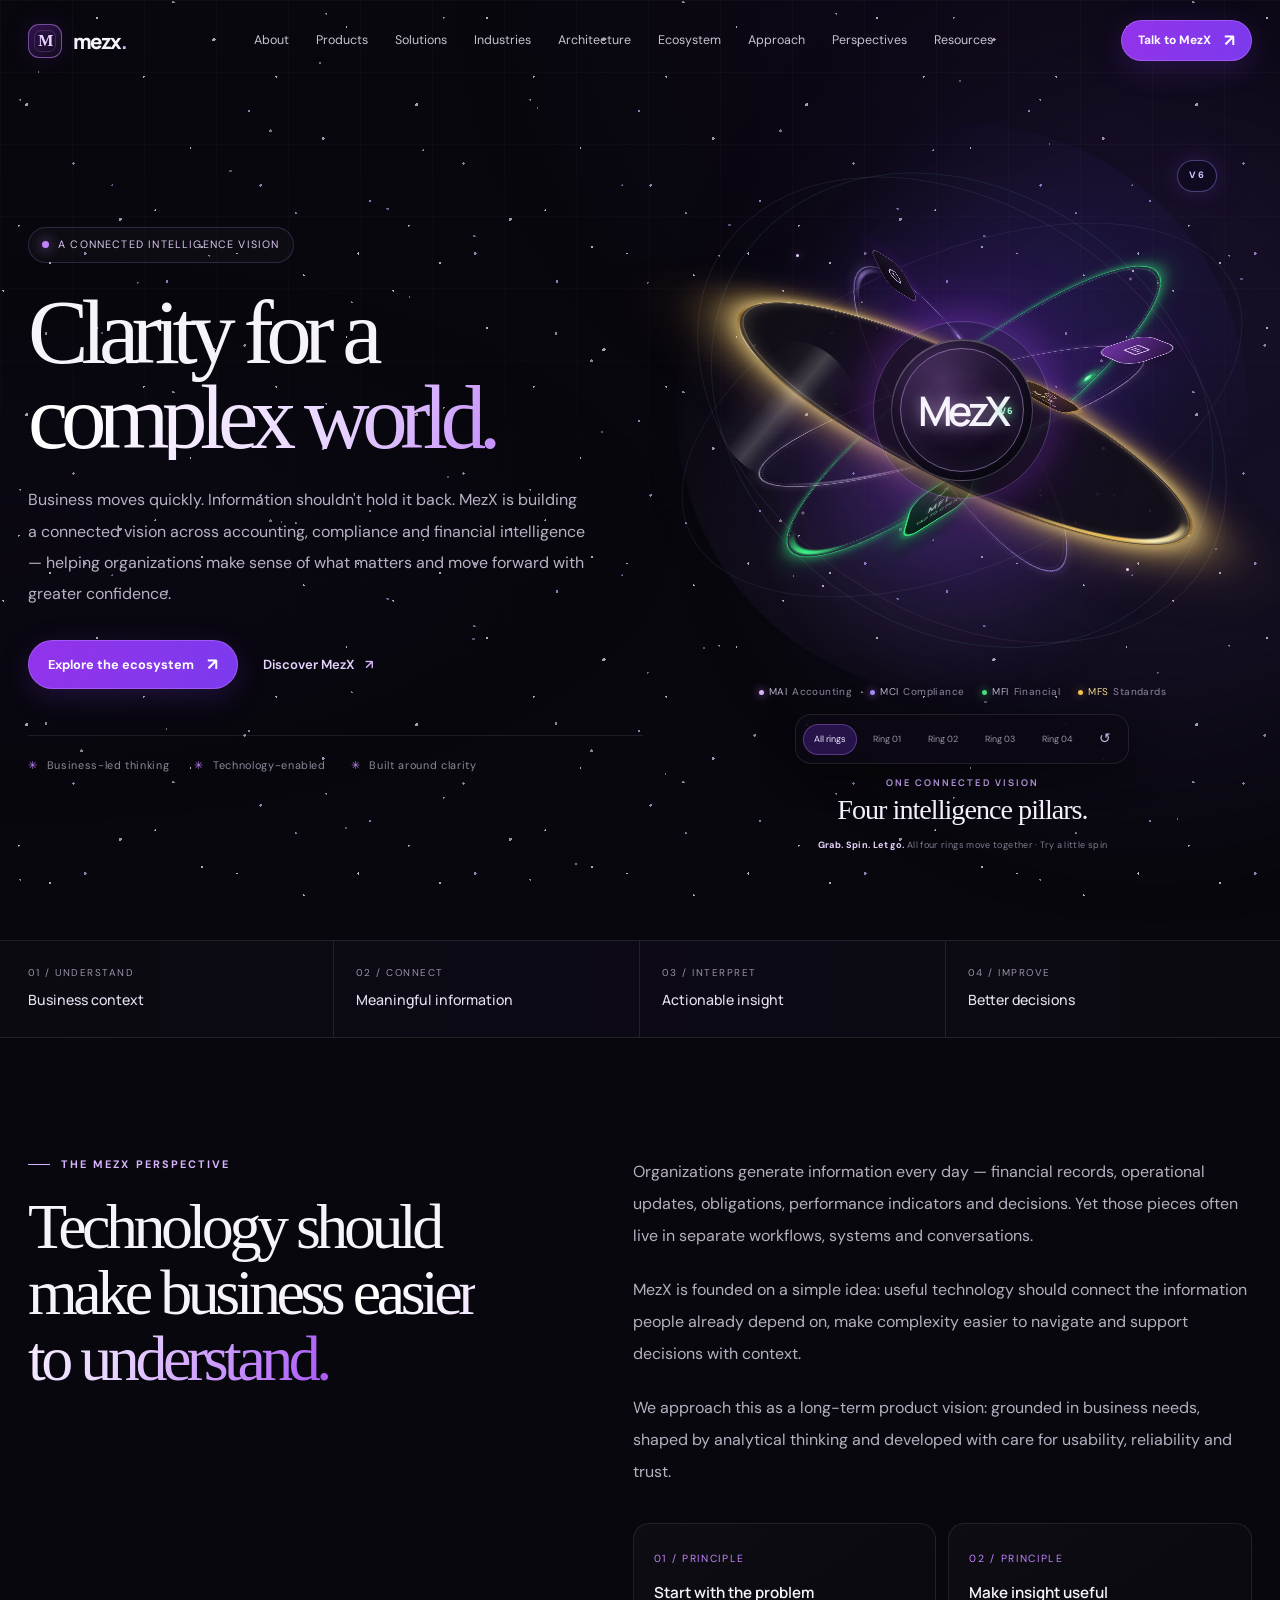
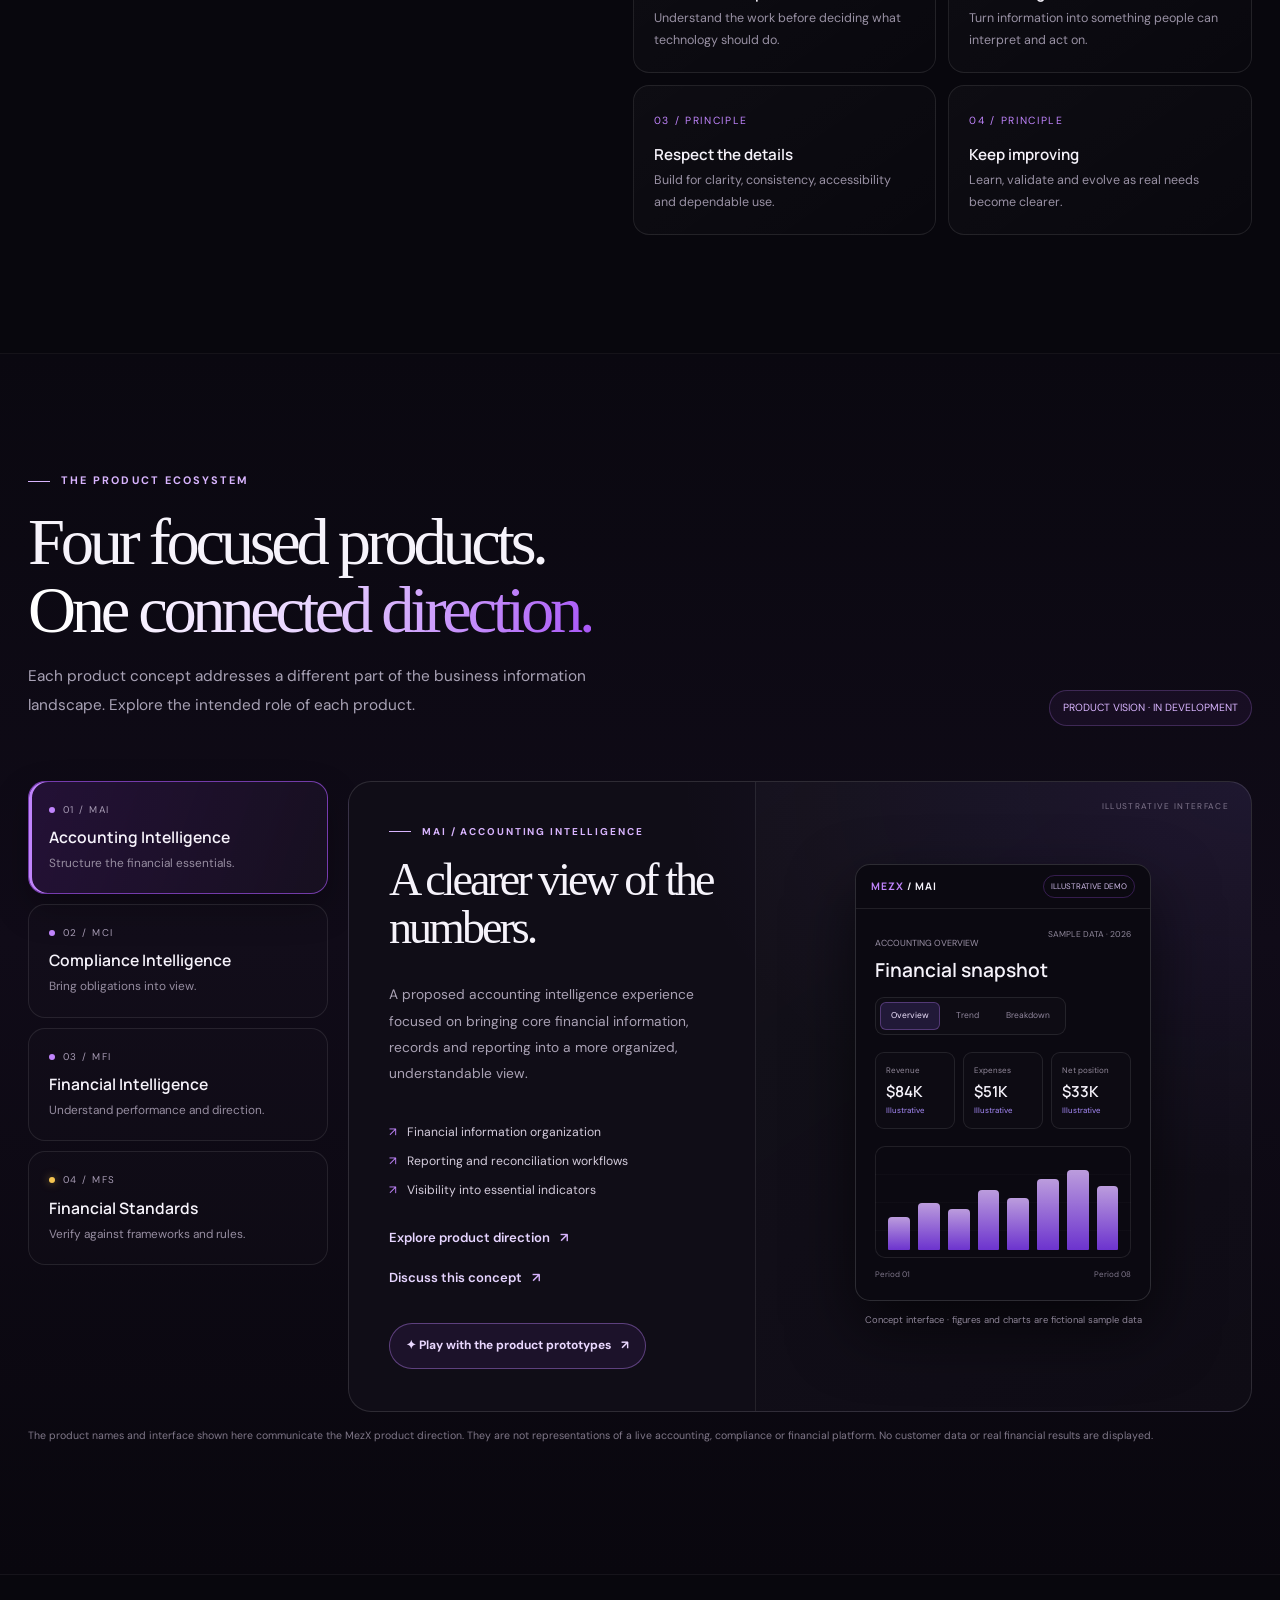
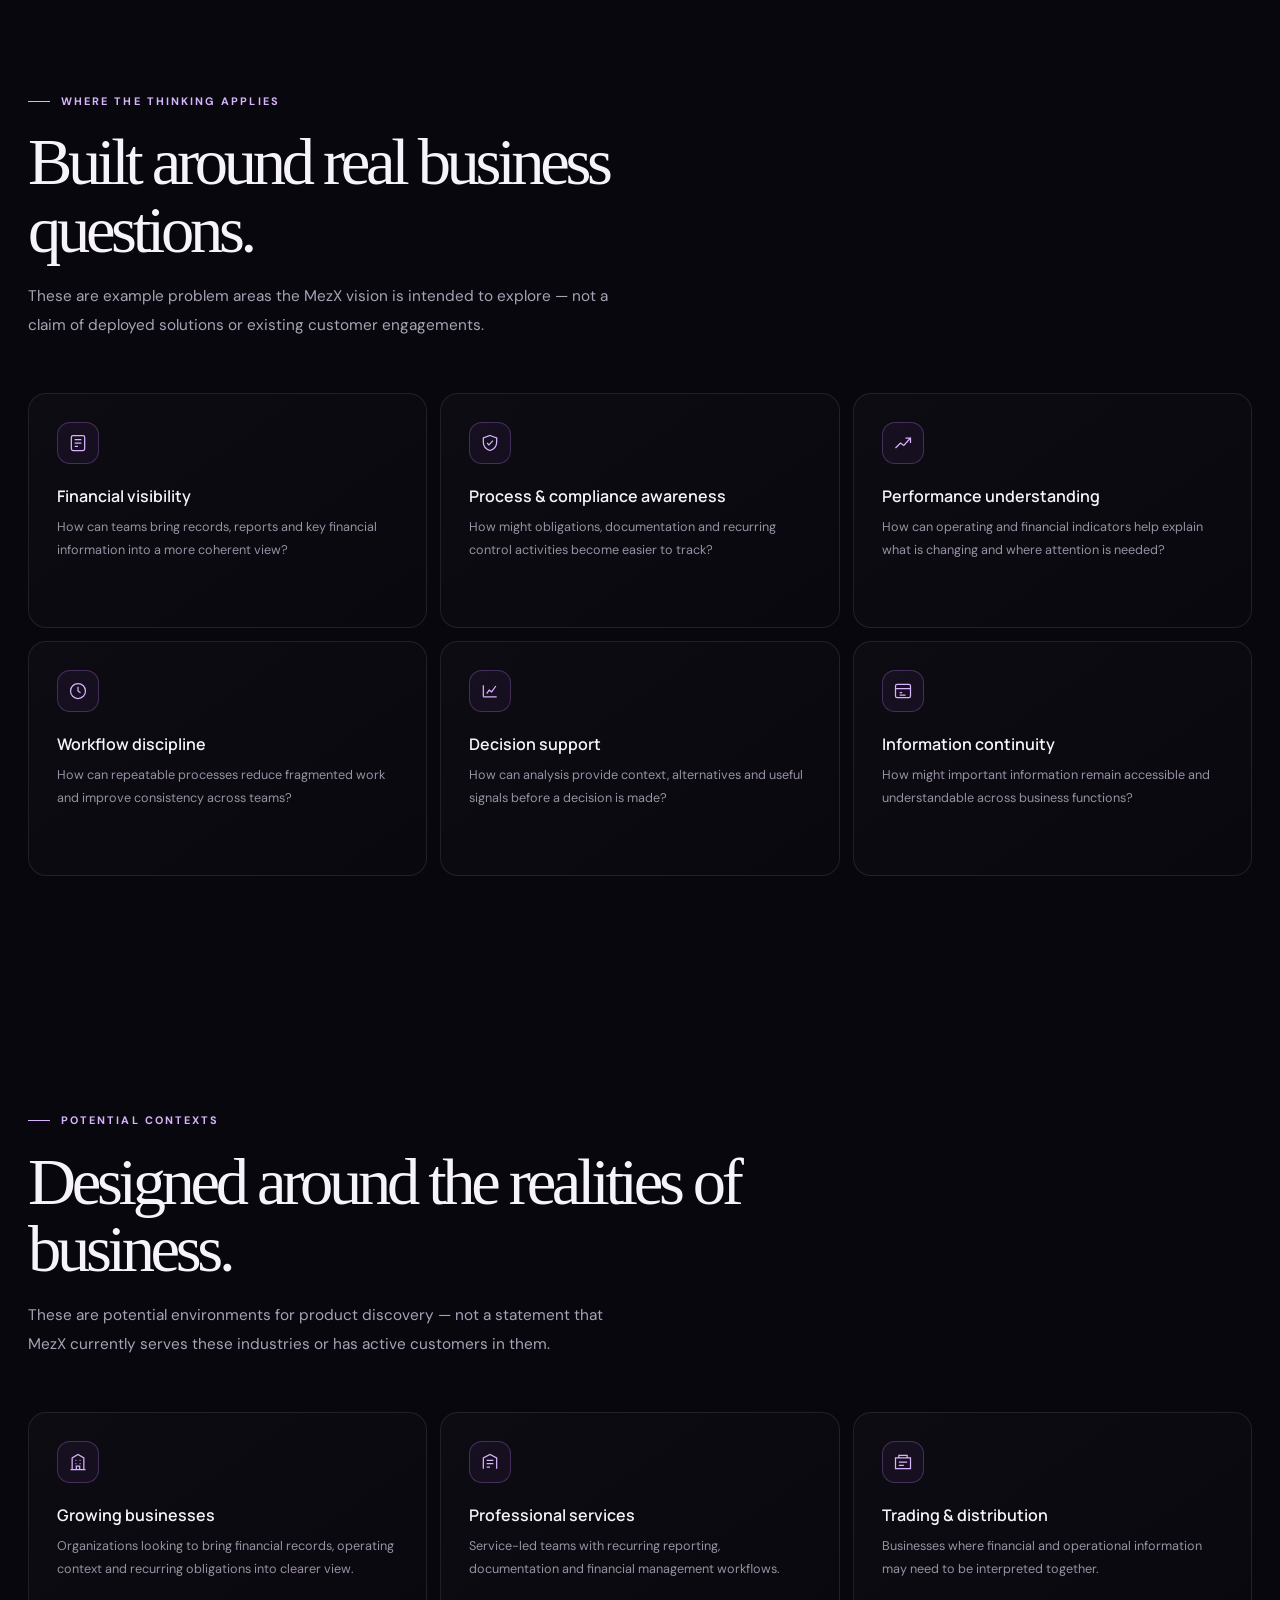
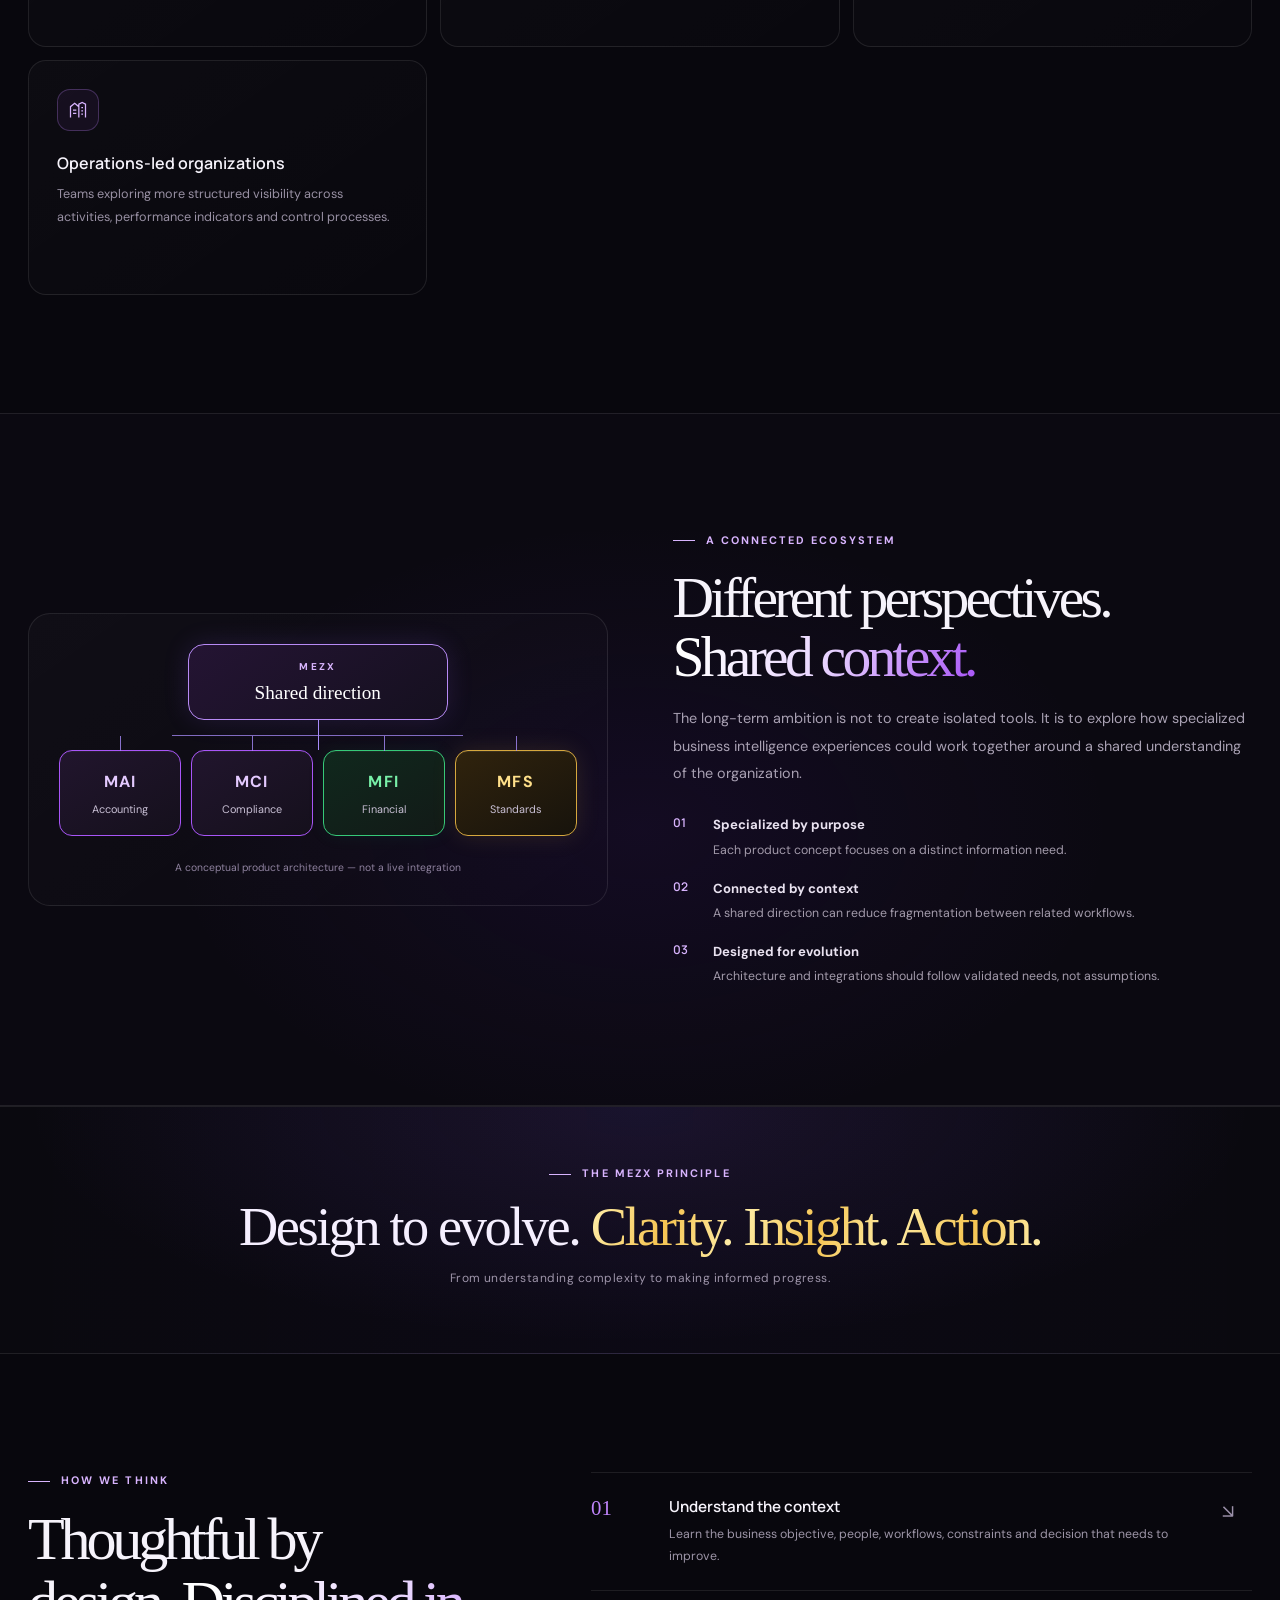
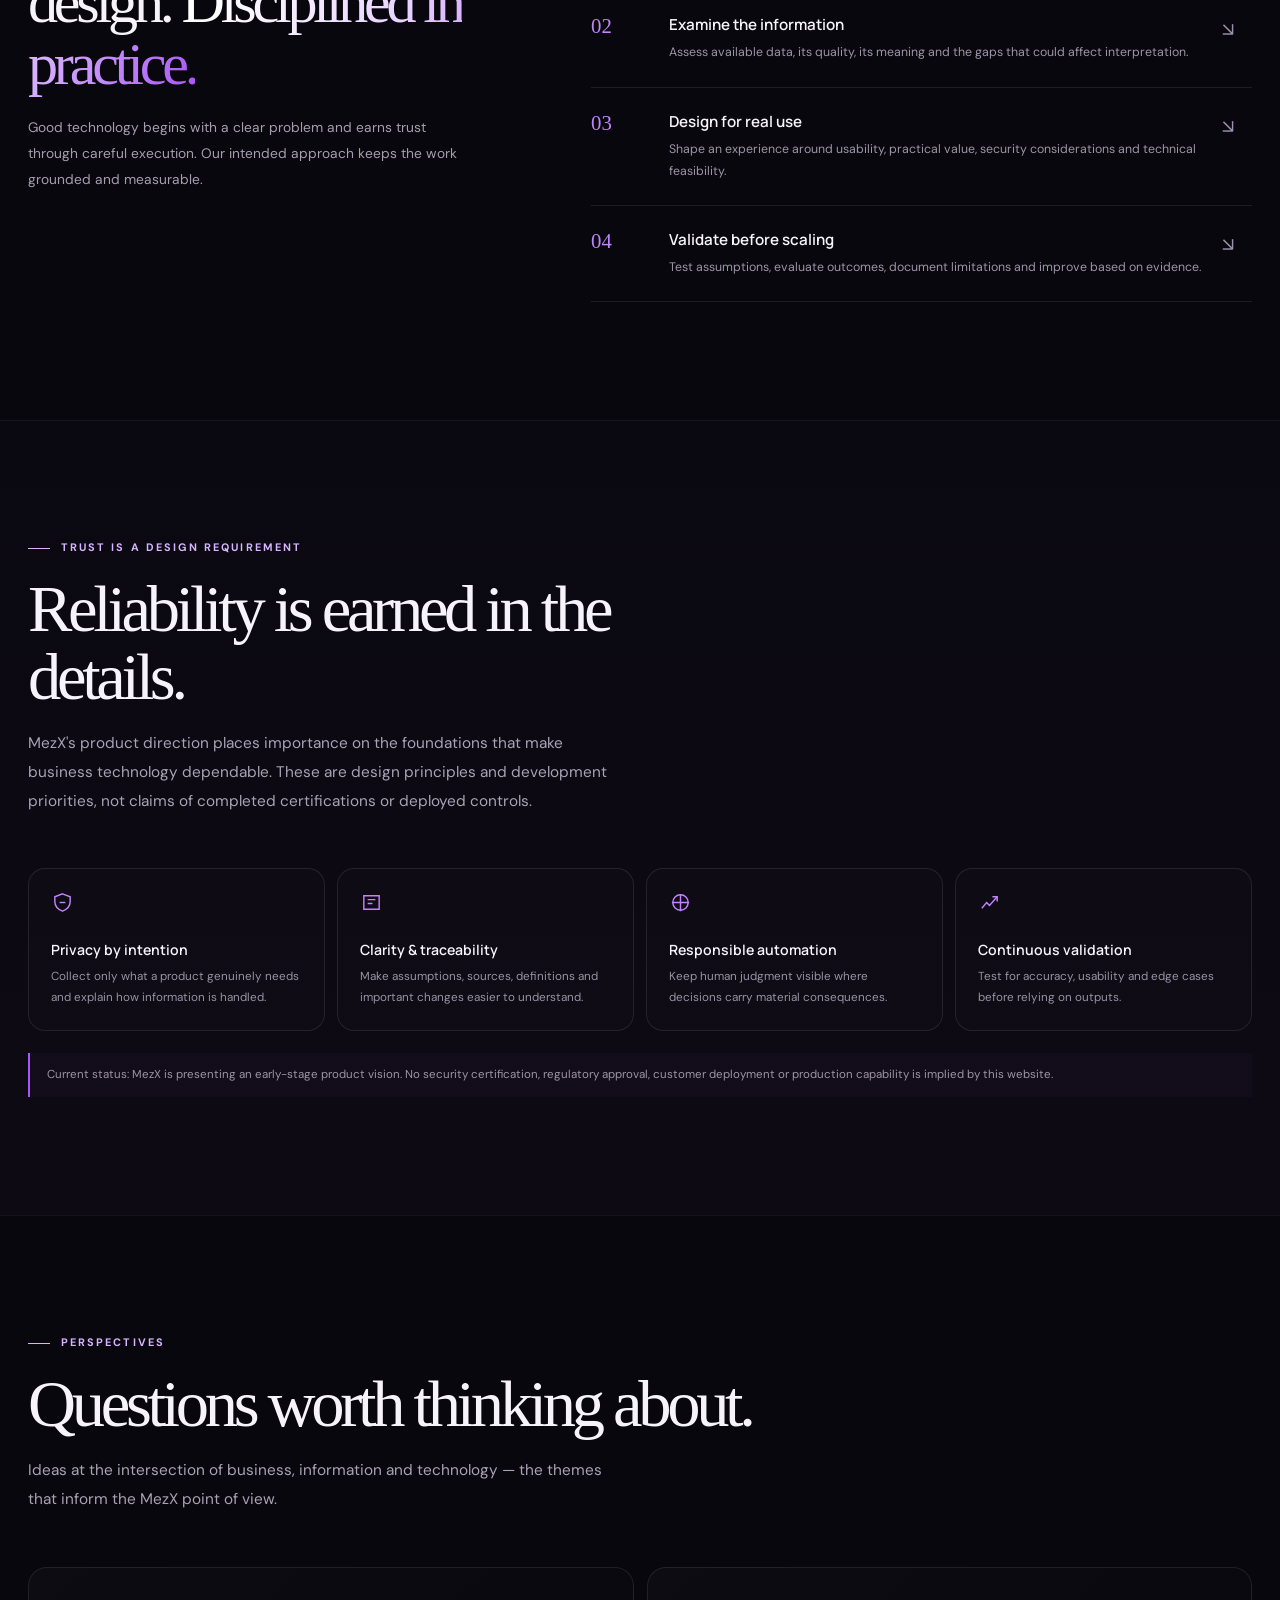
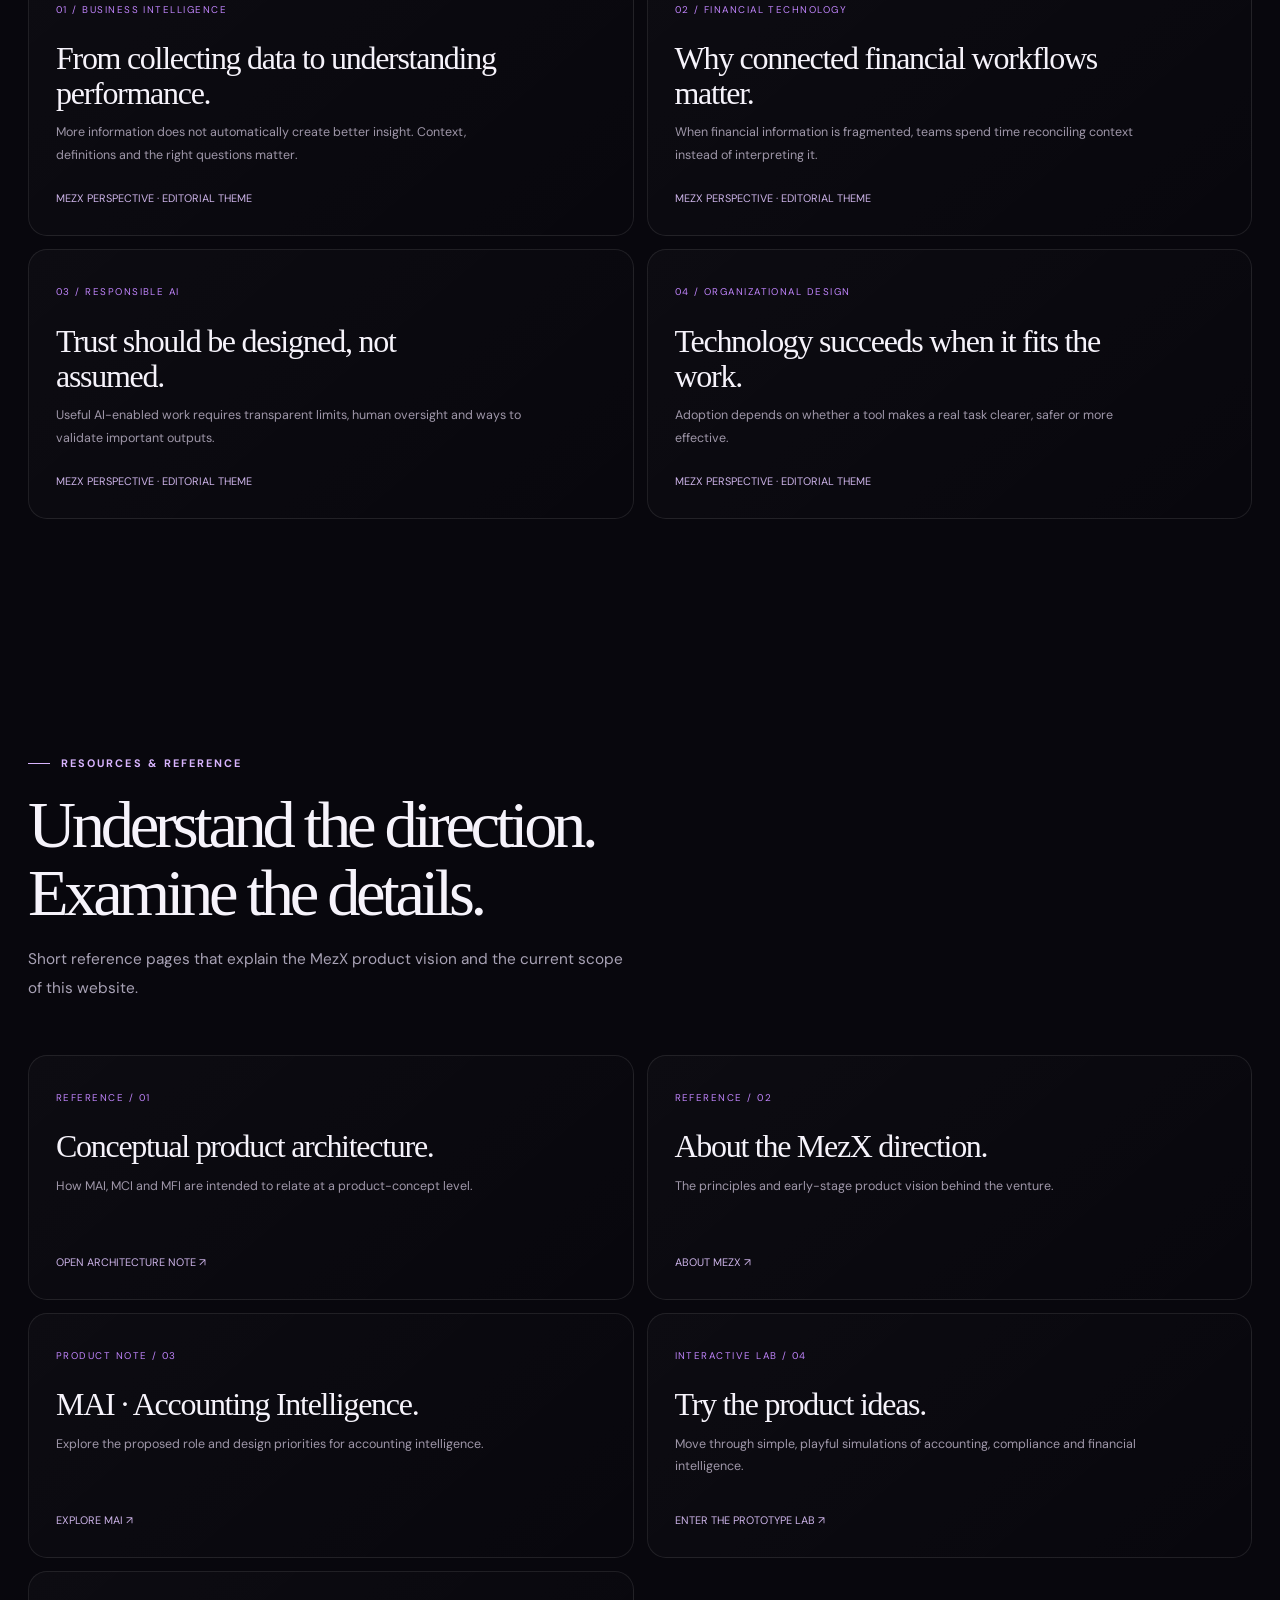
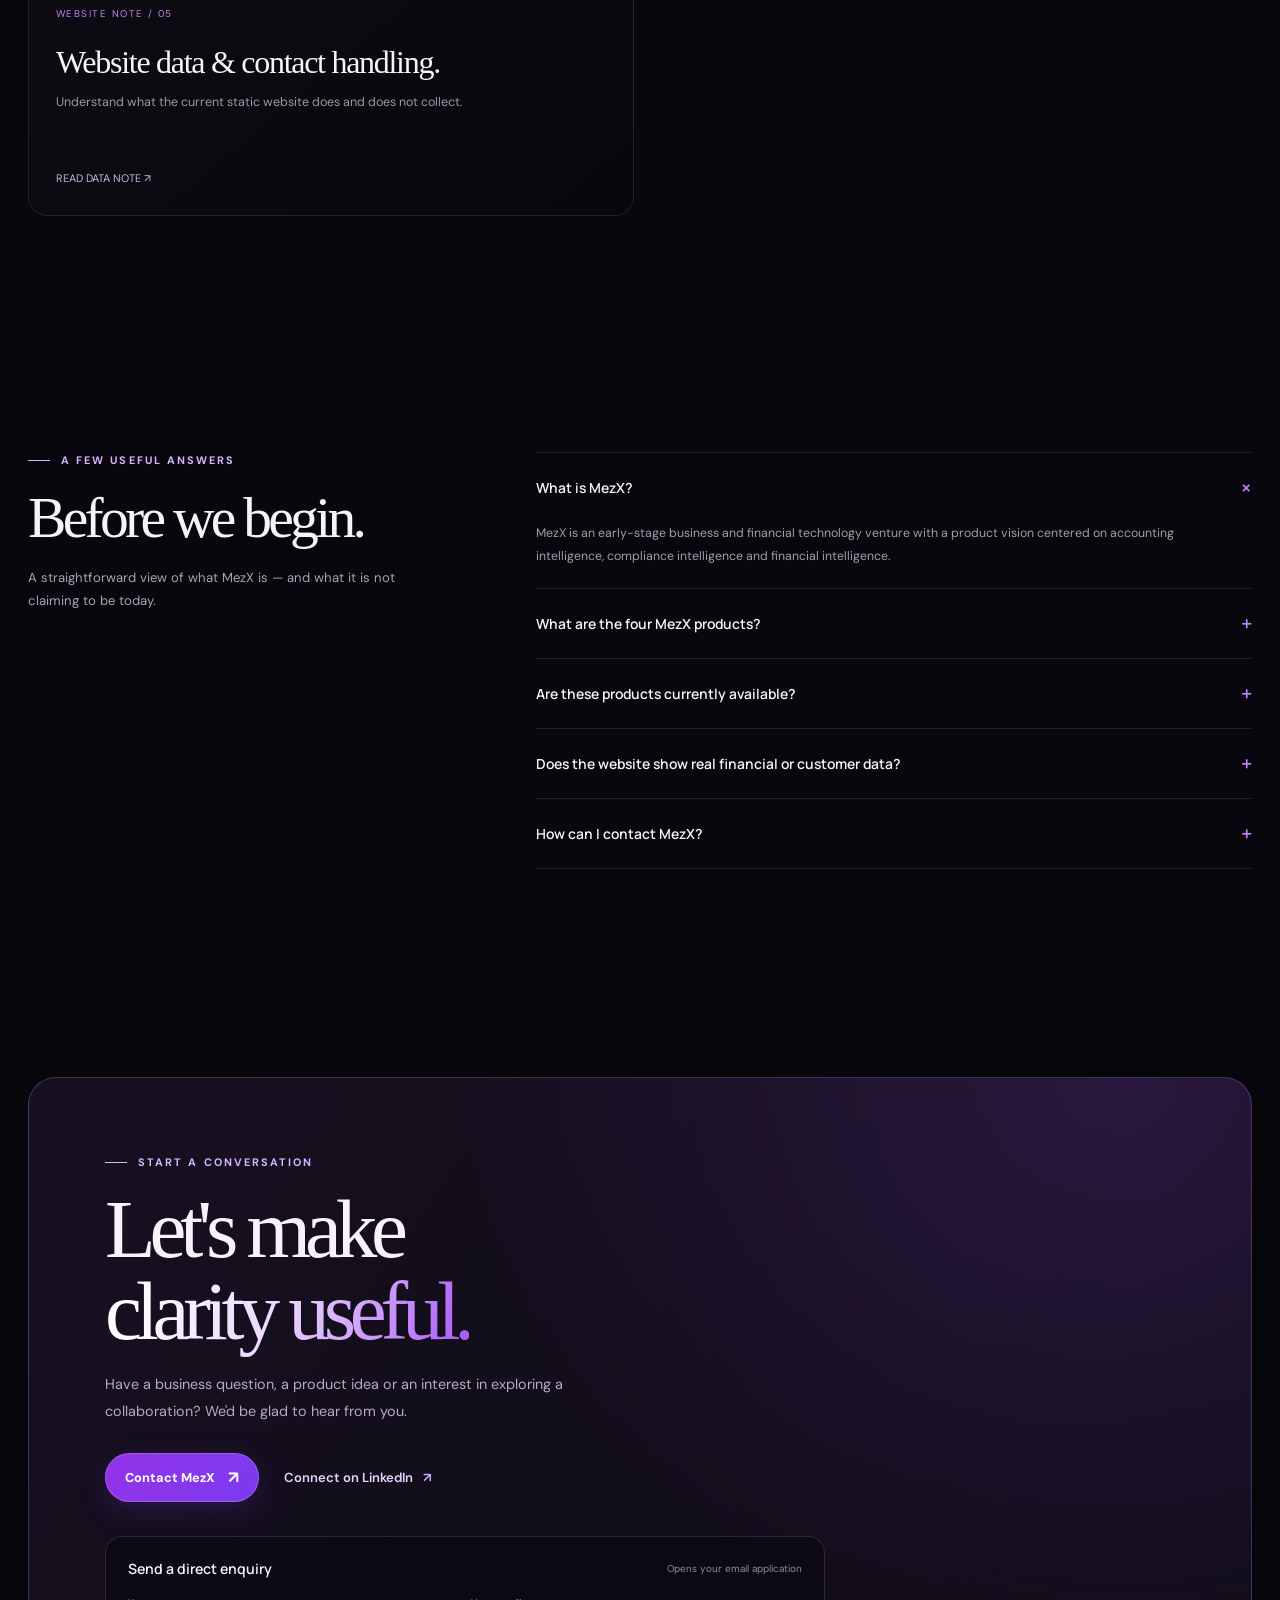
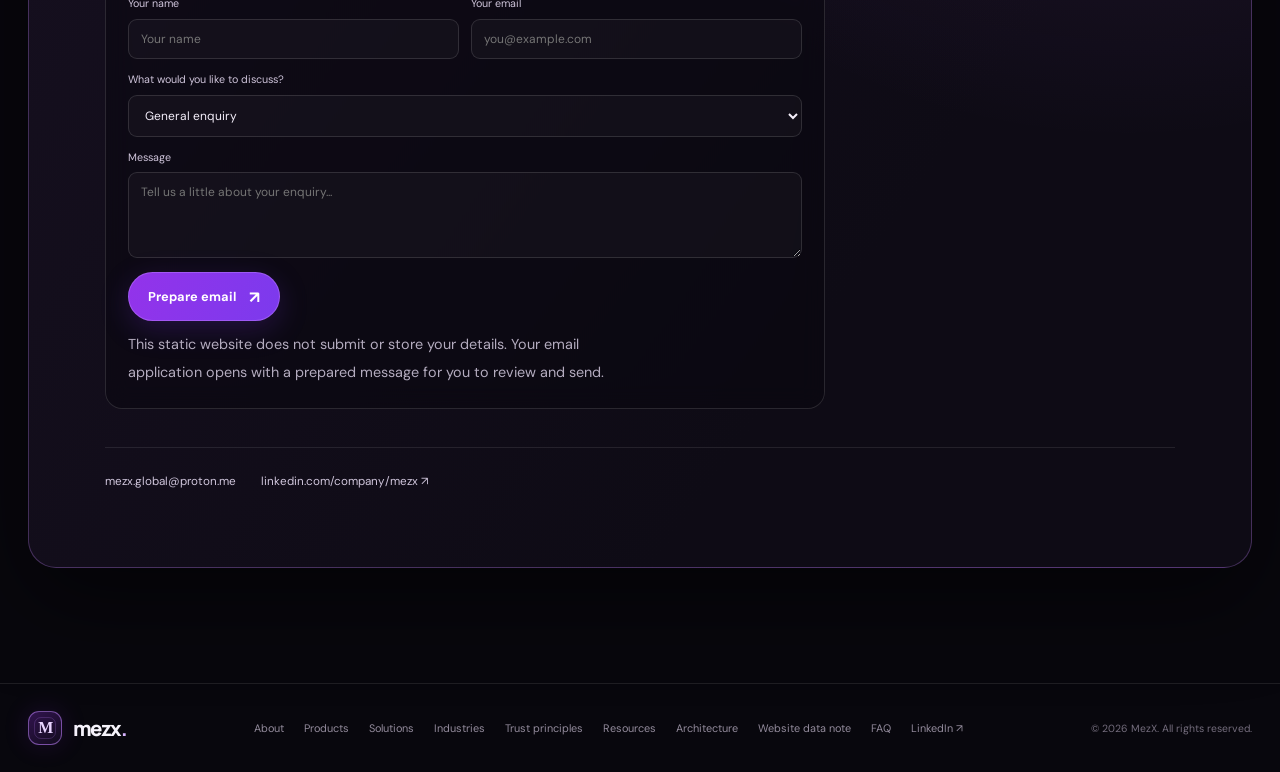
<file: index.html>
<!doctype html>
<html lang="en">
<head>
<meta charset="utf-8"><meta name="viewport" content="width=device-width,initial-scale=1">
<meta name="theme-color" content="#08070d"><meta name="color-scheme" content="dark">
<title>MezX — Intelligence for decisions that matter</title>
<meta name="description" content="MezX is a business and financial technology venture exploring connected accounting, compliance and financial intelligence. Clearer information. Better-informed decisions.">
<meta property="og:type" content="website"><meta property="og:title" content="MezX — Intelligence for decisions that matter"><meta property="og:description" content="A connected vision for accounting, compliance and financial intelligence.">
<meta name="twitter:card" content="summary_large_image">
<meta name="robots" content="index,follow">
<meta name="author" content="MezX">
<link rel="icon" type="image/svg+xml" href="favicon.svg">
<link rel="preconnect" href="https://fonts.googleapis.com"><link rel="preconnect" href="https://fonts.gstatic.com" crossorigin>
<link href="https://fonts.googleapis.com/css2?family=DM+Sans:wght@400;500;600;700&family=Manrope:wght@400;500;600;700;800&display=swap" rel="stylesheet">
<style>
:root{--bg:#08070d;--bg2:#0d0a14;--panel:#11101a;--panel2:#171321;--ink:#f6f3fb;--muted:#a8a2b5;--soft:#d0c9dc;--line:#ffffff17;--line2:#ffffff27;--violet:#a855f7;--violet2:#7c3aed;--lilac:#d8b4fe;--cyan:#9be7e5;--max:1240px;--radius:22px;--shadow:0 30px 90px #0008}
*{box-sizing:border-box}html{scroll-behavior:smooth;scroll-padding-top:88px}body{margin:0;background:var(--bg);color:var(--ink);font-family:'DM Sans',sans-serif;line-height:1.65;overflow-x:hidden}body:before{content:"";position:fixed;inset:0;z-index:-1;pointer-events:none;background:radial-gradient(ellipse at 80% 0%,#52218a18,transparent 40%),radial-gradient(ellipse at 0% 60%,#26114a16,transparent 38%)}body:after{content:"";position:fixed;inset:0;z-index:0;pointer-events:none;opacity:.42;background-image:
radial-gradient(1px 1px at 3% 8%,#fff 98%,transparent),radial-gradient(1.2px 1.2px at 8% 37%,#d8b4fe 98%,transparent),radial-gradient(1px 1px at 13% 81%,#fff 98%,transparent),radial-gradient(1.4px 1.4px at 18% 19%,#c4b5fd 98%,transparent),radial-gradient(1px 1px at 22% 58%,#fff 98%,transparent),radial-gradient(1.2px 1.2px at 27% 92%,#d8b4fe 98%,transparent),radial-gradient(1px 1px at 32% 33%,#fff 98%,transparent),radial-gradient(1.4px 1.4px at 37% 71%,#c4b5fd 98%,transparent),radial-gradient(1px 1px at 42% 12%,#fff 98%,transparent),radial-gradient(1.2px 1.2px at 47% 48%,#d8b4fe 98%,transparent),radial-gradient(1px 1px at 52% 86%,#fff 98%,transparent),radial-gradient(1.4px 1.4px at 57% 25%,#c4b5fd 98%,transparent),radial-gradient(1px 1px at 62% 64%,#fff 98%,transparent),radial-gradient(1.2px 1.2px at 67% 5%,#d8b4fe 98%,transparent),radial-gradient(1px 1px at 72% 41%,#fff 98%,transparent),radial-gradient(1.4px 1.4px at 77% 78%,#c4b5fd 98%,transparent),radial-gradient(1px 1px at 82% 16%,#fff 98%,transparent),radial-gradient(1.2px 1.2px at 87% 55%,#d8b4fe 98%,transparent),radial-gradient(1px 1px at 92% 91%,#fff 98%,transparent),radial-gradient(1.4px 1.4px at 97% 31%,#c4b5fd 98%,transparent),radial-gradient(1px 1px at 5% 66%,#fff 98%,transparent),radial-gradient(1.2px 1.2px at 15% 46%,#d8b4fe 98%,transparent),radial-gradient(1px 1px at 25% 7%,#fff 98%,transparent),radial-gradient(1.4px 1.4px at 35% 53%,#c4b5fd 98%,transparent),radial-gradient(1px 1px at 45% 96%,#fff 98%,transparent),radial-gradient(1.2px 1.2px at 55% 72%,#d8b4fe 98%,transparent),radial-gradient(1px 1px at 65% 37%,#fff 98%,transparent),radial-gradient(1.4px 1.4px at 75% 9%,#c4b5fd 98%,transparent),radial-gradient(1px 1px at 85% 84%,#fff 98%,transparent),radial-gradient(1.2px 1.2px at 95% 61%,#d8b4fe 98%,transparent);
animation:siteStarTwinkle 6.8s ease-in-out infinite alternate}
@keyframes siteStarTwinkle{0%{opacity:.2}45%{opacity:.52}100%{opacity:.3}}main,footer{position:relative;z-index:1}a{color:inherit;text-decoration:none}button{font:inherit;color:inherit}.wrap{width:min(var(--max),calc(100% - 56px));margin:auto}.muted{color:var(--muted)}.eyebrow{display:flex;align-items:center;gap:11px;color:var(--lilac);font-size:.68rem;font-weight:700;letter-spacing:.19em;text-transform:uppercase}.eyebrow:before{content:"";width:22px;height:1px;background:currentColor}.serif{font-family:Georgia,serif;font-weight:400;letter-spacing:-.055em}.section{padding:118px 0;position:relative}.section-head{max-width:740px;margin-bottom:52px}.section-head h2{font:400 clamp(2.7rem,5.2vw,5rem)/1.02 Georgia,serif;letter-spacing:-.065em;margin:18px 0}.section-head p{color:var(--muted);max-width:600px;line-height:1.9;font-size:.96rem}.gradient-text{background:linear-gradient(110deg,#fff 8%,#e9d5ff 50%,#a855f7 100%);-webkit-background-clip:text;background-clip:text;color:transparent}.button{display:inline-flex;align-items:center;justify-content:center;gap:13px;padding:13px 19px;border-radius:999px;background:linear-gradient(110deg,#9333ea,#7c3aed);border:1px solid #c084fc70;color:#fff;font-size:.8rem;font-weight:700;box-shadow:0 8px 30px #7c3aed35;transition:transform .25s,box-shadow .25s,filter .25s}.button:hover{transform:translateY(-3px);box-shadow:0 14px 38px #7c3aed55;filter:brightness(1.12)}.button.secondary{background:#ffffff08;border-color:var(--line2);box-shadow:none;color:#e9e3f1}.button.secondary:hover{background:#ffffff12;border-color:#c084fc70}.arrow{font-size:1.05rem;line-height:1}.text-link{display:inline-flex;align-items:center;gap:10px;color:#e6d4ff;font-size:.82rem;font-weight:600}.text-link span{color:var(--lilac);transition:transform .2s}.text-link:hover span{transform:translate(3px,-3px)}
.skip-link{position:fixed;z-index:200;top:10px;left:10px;padding:10px 14px;border-radius:10px;background:#f4eaff;color:#160d20;font-weight:700;transform:translateY(-160%)}.skip-link:focus{transform:translateY(0)}
/* Navigation */
#progress{position:fixed;z-index:100;top:0;left:0;height:2px;width:0;background:linear-gradient(90deg,#7c3aed,#d8b4fe);box-shadow:0 0 12px #a855f7}header{height:82px;position:fixed;inset:0 0 auto;z-index:80;border-bottom:1px solid transparent;transition:background .3s,border-color .3s,height .3s}header.scrolled{height:72px;background:#08070de8;backdrop-filter:blur(22px);border-color:var(--line)}.nav{height:100%;display:flex;align-items:center;justify-content:space-between}.brand{display:flex;align-items:center;gap:11px;font:800 1.28rem Manrope;letter-spacing:-.075em}.brandmark{width:34px;height:34px;display:grid;place-items:center;border:1px solid #c084fc88;border-radius:11px;background:linear-gradient(145deg,#31134e,#120c1d);box-shadow:0 0 26px #9333ea25;color:#e9d5ff;font:700 1rem Georgia;position:relative}.brandmark:after{content:"";position:absolute;inset:5px;border:1px solid #c084fc35;border-radius:7px}.brand-dot{color:var(--lilac)}.navlinks{display:flex;align-items:center;gap:27px;color:#c9c2d2;font-size:.78rem}.navlinks a{transition:color .2s}.navlinks a:hover,.navlinks a:focus-visible{color:var(--lilac)}.nav-actions{display:flex;align-items:center;gap:13px}.nav-cta{font-size:.75rem;padding:10px 16px}.menu{display:none;background:none;border:1px solid var(--line);border-radius:10px;width:42px;height:42px;cursor:pointer}.menu svg{width:19px;height:19px}
/* Hero */
.hero{min-height:850px;min-height:100svh;padding:150px 0 88px;display:flex;align-items:center;position:relative;overflow:hidden}.hero:before{content:"";position:absolute;inset:0;background-image:linear-gradient(#ffffff07 1px,transparent 1px),linear-gradient(90deg,#ffffff07 1px,transparent 1px);background-size:72px 72px;mask-image:linear-gradient(to bottom,#000 0%,transparent 88%);pointer-events:none}.hero:after{content:"";position:absolute;width:650px;height:650px;right:-200px;top:10%;border-radius:50%;background:#8b5cf61a;filter:blur(100px);pointer-events:none}.hero-grid{display:grid;grid-template-columns:1.03fr .97fr;align-items:center;gap:30px;position:relative;z-index:2}.hero-kicker{display:inline-flex;align-items:center;gap:9px;border:1px solid #c084fc35;background:#ffffff06;border-radius:999px;padding:8px 13px;color:#d9c6ef;font-size:.67rem;letter-spacing:.11em;text-transform:uppercase}.pulse{width:7px;height:7px;border-radius:50%;background:#c084fc;box-shadow:0 0 13px #c084fc;animation:pulse 2s infinite}@keyframes pulse{50%{opacity:.4;box-shadow:0 0 3px #c084fc}}.hero h1{font:400 clamp(4rem,7.1vw,7.2rem)/.94 Georgia,serif;letter-spacing:-.082em;margin:27px 0 24px;max-width:700px}.hero h1 .line2{display:block}.hero-copy{max-width:560px;color:#b9b2c4;font-size:1rem;line-height:1.95}.hero-actions{display:flex;align-items:center;gap:25px;flex-wrap:wrap;margin-top:31px}.hero-meta{display:flex;gap:25px;flex-wrap:wrap;margin-top:46px;padding-top:21px;border-top:1px solid var(--line);color:#8e8799;font-size:.68rem;letter-spacing:.06em}.hero-meta span:before{content:"✳";color:#c084fc;margin-right:9px}.hero-art{height:560px;display:grid;place-items:center;position:relative;perspective:1000px}.art-halo{position:absolute;width:410px;height:410px;border-radius:50%;background:radial-gradient(circle,#8b5cf633 0%,#8b5cf610 46%,transparent 70%);filter:blur(15px)}.orbit-stage{width:min(100%,520px);height:520px;position:relative;transform-style:preserve-3d;touch-action:pan-y;cursor:grab;user-select:none}.orbit-stage.dragging{cursor:grabbing}.orbit-stage:focus-visible{outline:1px solid #c084fc;border-radius:50%}.orbit-svg{position:absolute;inset:0;width:100%;height:100%;overflow:visible;pointer-events:none}.orbit-svg ellipse{fill:none;stroke:#c084fc65;stroke-width:1}.orbit-svg ellipse:nth-child(2){stroke:#a78bfa65;stroke-dasharray:3 8}.orbit-svg ellipse:nth-child(3){stroke:#d8b4fe45}.orbit-core{position:absolute;left:50%;top:50%;width:154px;height:154px;transform:translate(-50%,-50%);border-radius:42px;border:1px solid #ffffff38;background:linear-gradient(145deg,#25183a,#0e0b17 70%);display:grid;place-items:center;box-shadow:0 25px 85px #000b,inset 0 1px #fff4,0 0 65px #8b5cf62b;z-index:3}.orbit-core:before{content:"";position:absolute;inset:9px;border:1px solid #c084fc35;border-radius:34px}.orbit-core strong{font:400 2.8rem Georgia;letter-spacing:-.1em}.orbit-core small{position:absolute;bottom:25px;font-size:.48rem;letter-spacing:.25em;color:#a99ab8;text-transform:uppercase}.orbit-node{position:absolute;z-index:5;width:68px;height:68px;border:1px solid #d8b4fe85;border-radius:22px;background:linear-gradient(145deg,#21162e,#0c0a13);box-shadow:0 12px 35px #0009,0 0 28px #9333ea25;display:grid;place-items:center;cursor:pointer;transition:transform .25s,border-color .25s,background .25s,box-shadow .25s}.orbit-node svg{width:25px;height:25px;stroke:#e9d5ff;stroke-width:1.5;fill:none}.orbit-node:hover,.orbit-node.active{transform:scale(1.1) translateZ(18px);border-color:#e9d5ff;background:linear-gradient(145deg,#7636ad,#28133f);box-shadow:0 0 42px #9333ea65}.orbit-node .node-label{position:absolute;white-space:nowrap;left:78px;top:50%;transform:translateY(-50%);font-size:.63rem;letter-spacing:.12em;text-transform:uppercase;color:#d7cde3;pointer-events:none}.orbit-node.n2 .node-label{left:auto;right:78px}.orbit-node.n1{left:12%;top:24%}.orbit-node.n2{right:8%;top:36%}.orbit-node.n3{left:27%;bottom:8%}.orbit-hint{position:absolute;bottom:0;left:50%;transform:translateX(-50%);font-size:.65rem;letter-spacing:.09em;color:#81798e;white-space:nowrap}.orbit-hint b{color:#d8b4fe}.float-chip{position:absolute;z-index:7;border:1px solid #ffffff20;background:#100d19d9;backdrop-filter:blur(12px);border-radius:12px;padding:10px 13px;box-shadow:0 12px 30px #0007;font-size:.65rem;color:#d6cde0}.float-chip strong{display:block;color:#f7f1ff;font:600 .8rem Manrope}.chip-a{top:13%;right:0}.chip-b{bottom:14%;right:1%}
/* Vision strip */
.vision-strip{border-block:1px solid var(--line);background:linear-gradient(90deg,#ffffff04,#8b5cf60a,#ffffff04)}.vision-inner{display:grid;grid-template-columns:repeat(4,1fr)}.vision-item{padding:24px 22px;border-right:1px solid var(--line)}.vision-item:first-child{padding-left:0}.vision-item:last-child{border:0}.vision-item small{display:block;color:#9b91a9;font-size:.62rem;letter-spacing:.15em;text-transform:uppercase;margin-bottom:5px}.vision-item strong{font:500 .88rem Manrope;color:#e8e0f1}
/* Story */
.story-grid{display:grid;grid-template-columns:.85fr 1.15fr;gap:12%;align-items:start}.story-title{position:sticky;top:125px}.story-title h2{font:400 clamp(2.8rem,5vw,5rem)/1.03 Georgia;letter-spacing:-.07em;margin:20px 0}.story-copy>p{color:#b6afc0;font-size:1rem;line-height:2;margin:0 0 22px}.story-principles{display:grid;grid-template-columns:1fr 1fr;gap:12px;margin-top:35px}.principle{border:1px solid var(--line);background:linear-gradient(145deg,#ffffff07,#ffffff02);border-radius:16px;padding:20px}.principle .num{color:#c084fc;font-size:.65rem;letter-spacing:.16em}.principle h3{font:600 .95rem Manrope;margin:12px 0 5px}.principle p{color:#9991a4;font-size:.78rem;line-height:1.75;margin:0}
/* Products */
.products-section{background:linear-gradient(180deg,#0a0810,#100b18 48%,#09070e);border-block:1px solid #ffffff0c}.product-intro{display:flex;justify-content:space-between;align-items:end;gap:25px}.product-intro .section-head{margin-bottom:45px}.product-status{border:1px solid #c084fc3b;background:#a855f710;border-radius:999px;padding:8px 13px;color:#d8b4fe;font-size:.65rem;white-space:nowrap;margin-bottom:55px}.product-explorer{display:grid;grid-template-columns:300px 1fr;gap:20px}.product-list{display:flex;flex-direction:column;gap:10px}.product-choice{width:100%;text-align:left;padding:20px;border-radius:17px;border:1px solid var(--line);background:#ffffff03;cursor:pointer;transition:.25s}.product-choice:hover{border-color:#a855f765;background:#ffffff08}.product-choice[aria-selected=true]{border-color:#a855f7a0;background:linear-gradient(110deg,#32164c99,#171020);box-shadow:inset 3px 0 #c084fc,0 15px 35px #0004}.product-choice small{display:flex;align-items:center;gap:8px;color:#a79bb4;font-size:.61rem;letter-spacing:.15em;margin-bottom:8px}.product-choice small i{display:block;width:6px;height:6px;border-radius:50%;background:#c084fc}.product-choice strong{display:block;font:600 .98rem Manrope}.product-choice span{display:block;color:#968da0;font-size:.74rem;margin-top:6px}.product-main{border:1px solid #ffffff20;border-radius:23px;overflow:hidden;background:radial-gradient(ellipse at 100% 0%,#8b5cf61b,transparent 45%),#100d17;min-height:470px;display:grid;grid-template-columns:.9fr 1.1fr}.product-description{padding:42px 40px;display:flex;flex-direction:column;justify-content:center}.product-description .eyebrow{font-size:.62rem}.product-description h3{font:400 clamp(2rem,3.6vw,3.4rem)/1.04 Georgia;letter-spacing:-.065em;margin:16px 0}.product-description p{color:#aaa2b5;font-size:.86rem;line-height:1.9}.product-bullets{list-style:none;padding:0;margin:22px 0 27px;display:grid;gap:9px}.product-bullets li{font-size:.76rem;color:#d4ccdc}.product-bullets li:before{content:"↗";color:#c084fc;margin-right:10px}.product-description .text-link{margin-top:auto}.demo-window{padding:28px;display:flex;align-items:center;justify-content:center;border-left:1px solid var(--line);background:linear-gradient(145deg,#ffffff04,#00000012);position:relative;overflow:hidden}.demo-window:before{content:"ILLUSTRATIVE INTERFACE";position:absolute;top:18px;right:22px;font-size:.52rem;letter-spacing:.16em;color:#81778e}.dashboard{width:100%;max-width:490px;border:1px solid #ffffff24;border-radius:15px;background:#0b0911;box-shadow:0 28px 65px #0009;overflow:hidden;transition:opacity .25s,transform .25s}.dashboard-top{height:44px;padding:0 15px;border-bottom:1px solid var(--line);display:flex;align-items:center;justify-content:space-between}.dash-brand{font:700 .65rem Manrope;letter-spacing:.08em}.dash-brand b{color:#c084fc}.dash-pill{font-size:.5rem;color:#cdb9e5;border:1px solid #a855f744;border-radius:999px;padding:4px 7px}.dash-body{padding:19px}.dash-heading{display:flex;justify-content:space-between;align-items:start}.dash-heading small{color:#9b91a6;font-size:.55rem}.dash-heading strong{display:block;font:600 1.2rem Manrope;margin-top:3px}.dash-date{font-size:.53rem;color:#8f879a}.dash-metrics{display:grid;grid-template-columns:repeat(3,1fr);gap:8px;margin:17px 0}.dash-metric{padding:11px 10px;border:1px solid var(--line);border-radius:9px;background:#ffffff03}.dash-metric small{display:block;color:#92899b;font-size:.5rem}.dash-metric strong{display:block;font:600 .95rem Manrope;margin-top:4px}.dash-metric em{display:block;color:#a78bfa;font-size:.49rem;font-style:normal;margin-top:2px}.dash-chart{height:112px;border:1px solid var(--line);border-radius:10px;padding:12px 12px 7px;display:flex;align-items:end;gap:8px;position:relative;background:repeating-linear-gradient(to bottom,transparent 0,transparent 27px,#ffffff0b 28px)}.dash-chart i{flex:1;border-radius:4px 4px 1px 1px;background:linear-gradient(180deg,#d8b4fe,#7c3aed);height:var(--bar);opacity:.86;transition:height .35s}.dash-foot{display:flex;justify-content:space-between;color:#81788c;font-size:.5rem;margin-top:10px}.demo-caption{font-size:.59rem;color:#8e8598;text-align:center;margin-top:12px}.product-disclaimer{margin-top:15px;color:#7f7788;font-size:.66rem;line-height:1.7}
/* Use cases */
.usecase-grid{display:grid;grid-template-columns:repeat(3,1fr);gap:13px}.usecase{padding:28px;border:1px solid var(--line);border-radius:18px;background:linear-gradient(145deg,#ffffff06,#ffffff02);min-height:235px;transition:transform .3s,border-color .3s}.usecase:hover{transform:translateY(-5px);border-color:#a855f755}.usecase .iconbox{width:42px;height:42px;display:grid;place-items:center;border:1px solid #c084fc45;border-radius:13px;background:#a855f710;color:#d8b4fe}.iconbox svg{width:20px;height:20px;stroke:currentColor;fill:none;stroke-width:1.5}.usecase h3{font:600 1rem Manrope;margin:21px 0 8px}.usecase p{color:#9991a4;font-size:.79rem;line-height:1.85;margin:0}
/* Ecosystem */
.ecosystem{background:radial-gradient(ellipse at 50% 60%,#5b21b61b,transparent 52%),#0b0911;border-block:1px solid var(--line)}.ecosystem-grid{display:grid;grid-template-columns:1fr 1fr;gap:65px;align-items:center}.ecosystem-visual{min-height:390px;border:1px solid var(--line);border-radius:22px;background:linear-gradient(145deg,#ffffff06,#ffffff01);display:grid;place-items:center;position:relative;overflow:hidden}.ecosystem-visual svg{display:block;width:100%;max-width:560px;height:auto;overflow:visible}.eco-copy h2{font:400 clamp(2.6rem,4.5vw,4.4rem)/1.04 Georgia;letter-spacing:-.065em;margin:18px 0}.eco-copy>p{color:#a9a1b3;font-size:.9rem;line-height:1.9}.eco-points{display:grid;gap:17px;margin-top:27px}.eco-point{display:grid;grid-template-columns:28px 1fr;gap:12px}.eco-point b{color:#d8b4fe;font:600 .75rem Manrope}.eco-point p{margin:0;color:#a39bab;font-size:.77rem;line-height:1.7}.eco-point strong{display:block;color:#e9e2f0;font-size:.82rem;margin-bottom:3px}
/* Method */
.method-grid{display:grid;grid-template-columns:.8fr 1.2fr;gap:10%;align-items:start}.method-intro h2{font:400 clamp(2.7rem,4.7vw,4.6rem)/1.04 Georgia;letter-spacing:-.07em;margin:18px 0}.method-intro p{color:#a69eaf;font-size:.86rem;line-height:1.9}.steps{border-top:1px solid var(--line)}.step{display:grid;grid-template-columns:60px 1fr 30px;gap:18px;padding:23px 0;border-bottom:1px solid var(--line);align-items:start}.step-num{font:400 1.3rem Georgia;color:#c084fc}.step h3{font:600 .95rem Manrope;margin:0 0 6px}.step p{color:#9d95a7;font-size:.77rem;line-height:1.8;margin:0;max-width:560px}.step-mark{color:#9c91aa;font-size:1.2rem}
/* Trust */
.trust-section{background:linear-gradient(180deg,#0a0810,#0d0a14);border-block:1px solid #ffffff0c}.trust-grid{display:grid;grid-template-columns:repeat(4,1fr);gap:12px}.trust-card{border:1px solid var(--line);border-radius:17px;padding:22px;background:#ffffff03}.trust-card svg{width:23px;height:23px;stroke:#c084fc;fill:none;stroke-width:1.5}.trust-card h3{font:600 .88rem Manrope;margin:17px 0 7px}.trust-card p{font-size:.73rem;color:#9991a4;line-height:1.8;margin:0}.trust-note{margin-top:22px;border-left:2px solid #a855f7;padding:12px 17px;color:#9c94a5;font-size:.72rem;line-height:1.8;background:#a855f708}
/* Perspectives */
.perspective-grid{display:grid;grid-template-columns:1fr 1fr;gap:13px}.perspective{border:1px solid var(--line);border-radius:19px;min-height:245px;padding:27px;display:flex;flex-direction:column;justify-content:space-between;background:linear-gradient(140deg,#ffffff06,#ffffff01);transition:border-color .25s,transform .25s}.perspective:hover{border-color:#a855f755;transform:translateY(-4px)}.perspective small{color:#c084fc;font-size:.61rem;letter-spacing:.15em}.perspective h3{font:400 clamp(1.55rem,2.5vw,2.3rem)/1.1 Georgia;letter-spacing:-.04em;max-width:450px;margin:20px 0 10px}.perspective p{font-size:.78rem;color:#9f97a9;max-width:470px;line-height:1.8;margin:0}.perspective .read{font-size:.68rem;color:#cdb4e9;margin-top:24px}
/* FAQ */
.faq-grid{display:grid;grid-template-columns:.7fr 1.3fr;gap:10%}.faq-title h2{font:400 clamp(2.7rem,4.5vw,4.3rem)/1.04 Georgia;letter-spacing:-.065em;margin:18px 0}.faq-list{border-top:1px solid var(--line)}.faq-item{border-bottom:1px solid var(--line)}.faq-q{width:100%;display:flex;justify-content:space-between;align-items:center;gap:20px;text-align:left;background:none;border:0;padding:21px 0;cursor:pointer;font:600 .87rem Manrope}.faq-q span:last-child{font-size:1.25rem;color:#c084fc;transition:transform .25s}.faq-a{display:grid;grid-template-rows:0fr;transition:grid-template-rows .3s}.faq-a>div{overflow:hidden}.faq-a p{font-size:.77rem;color:#a49bad;line-height:1.85;margin:0;padding:0 36px 0 0}.faq-item.open .faq-a{grid-template-rows:1fr}.faq-item.open .faq-a p{padding-bottom:20px}.faq-item.open .faq-q span:last-child{transform:rotate(45deg)}
/* Contact/footer */
.contact-section{padding:90px 0 115px}.contact-panel{position:relative;overflow:hidden;border:1px solid #c084fc4a;border-radius:28px;padding:clamp(34px,6vw,76px);background:radial-gradient(ellipse at 90% 0%,#a855f72b,transparent 43%),linear-gradient(125deg,#171021,#0e0b15 70%);box-shadow:var(--shadow)}.contact-panel:after{content:"M";position:absolute;right:4%;bottom:-36%;font:400 clamp(18rem,35vw,34rem)/1 Georgia;color:#ffffff05;pointer-events:none}.contact-panel h2{font:400 clamp(3rem,6.5vw,6rem)/.98 Georgia;letter-spacing:-.075em;margin:18px 0;position:relative;z-index:1}.contact-panel p{color:#b4acbf;max-width:500px;font-size:.9rem;line-height:1.9;position:relative;z-index:1}.contact-actions{display:flex;align-items:center;gap:25px;flex-wrap:wrap;margin-top:28px;position:relative;z-index:1}.contact-details{display:flex;gap:25px;flex-wrap:wrap;margin-top:38px;padding-top:24px;border-top:1px solid var(--line);position:relative;z-index:1}.contact-details a{font-size:.73rem;color:#cfc5db}.contact-details a:hover{color:#e9d5ff}.footer{padding:27px 0;border-top:1px solid var(--line)}.footer-inner{display:flex;align-items:center;justify-content:space-between;gap:20px}.footer-brand{font:800 1.1rem Manrope;letter-spacing:-.08em}.footer-links{display:flex;gap:20px;flex-wrap:wrap;color:#938b9c;font-size:.68rem}.footer-links a:hover{color:#d8b4fe}.copyright{color:#746d7d;font-size:.65rem}
/* Motion and responsive */
.reveal{opacity:0;transform:translateY(22px);transition:opacity .8s ease,transform .8s cubic-bezier(.2,.7,.2,1)}.reveal.visible{opacity:1;transform:none}.delay1{transition-delay:.1s}.delay2{transition-delay:.2s}.delay3{transition-delay:.3s}
@media(max-width:1050px){.navlinks{gap:16px}.hero-grid{grid-template-columns:1fr 1fr}.hero h1{font-size:clamp(3.7rem,7vw,5.8rem)}.hero-art{transform:scale(.9)}.product-explorer{grid-template-columns:245px 1fr}.product-main{grid-template-columns:1fr}.demo-window{border-left:0;border-top:1px solid var(--line);min-height:340px}.product-description{padding:32px}.trust-grid{grid-template-columns:repeat(2,1fr)}}
@media(max-width:760px){.wrap{width:min(var(--max),calc(100% - 36px))}.section{padding:83px 0}header{height:70px}.navlinks{display:none;position:absolute;top:70px;left:0;right:0;padding:16px 22px 22px;background:#0b0912f7;border-bottom:1px solid var(--line);backdrop-filter:blur(18px);flex-direction:column;align-items:stretch;gap:0}.navlinks.open{display:flex}.navlinks a{padding:13px 0;border-bottom:1px solid #ffffff0b}.navlinks a:last-child{border:0}.nav-cta{display:none}.menu{display:grid;place-items:center}.hero{padding:125px 0 65px;min-height:auto}.hero-grid{grid-template-columns:1fr;gap:10px}.hero h1{font-size:clamp(3.8rem,13vw,6.2rem)}.hero-copy{font-size:.92rem}.hero-art{height:440px;transform:none;margin-top:4px}.orbit-stage{width:min(100%,430px);height:430px}.orbit-core{width:125px;height:125px;border-radius:34px}.orbit-core strong{font-size:2.3rem}.orbit-node{width:57px;height:57px;border-radius:18px}.orbit-node .node-label{font-size:.52rem;left:65px}.orbit-node.n2 .node-label{right:65px}.orbit-svg ellipse:first-child{transform:scale(.84);transform-origin:center}.float-chip{font-size:.58rem}.chip-a{right:0;top:7%}.chip-b{right:0;bottom:9%}.vision-inner{grid-template-columns:1fr 1fr}.vision-item{padding:18px 12px;border-bottom:1px solid var(--line)}.vision-item:nth-child(2){border-right:0}.vision-item:nth-child(3){padding-left:0;border-bottom:0}.vision-item:nth-child(4){border-bottom:0}.story-grid,.ecosystem-grid,.method-grid,.faq-grid{grid-template-columns:1fr;gap:34px}.story-title{position:static}.story-principles{gap:9px}.principle{padding:16px}.product-intro{display:block}.product-status{display:inline-block;margin:-20px 0 25px}.product-explorer{grid-template-columns:1fr}.product-list{display:grid;grid-template-columns:repeat(3,1fr);gap:7px}.product-choice{padding:13px 10px}.product-choice small{font-size:.5rem;letter-spacing:.08em}.product-choice strong{font-size:.73rem;line-height:1.35}.product-choice span{display:none}.product-main{grid-template-columns:1fr}.product-description{padding:28px 23px}.demo-window{padding:24px 14px;min-height:300px}.dashboard{max-width:440px}.usecase-grid{grid-template-columns:1fr 1fr}.usecase{padding:20px;min-height:215px}.ecosystem-visual{min-height:290px}.trust-grid{grid-template-columns:1fr 1fr}.perspective-grid{grid-template-columns:1fr}.faq-grid{gap:22px}.contact-section{padding:55px 0 75px}.contact-panel{border-radius:22px}.footer-inner{flex-wrap:wrap}.footer-links{order:3;width:100%;padding-top:12px;border-top:1px solid var(--line)}}
@media(max-width:430px){.wrap{width:calc(100% - 30px)}.hero h1{font-size:3.55rem}.hero-art{height:360px}.orbit-stage{width:350px;height:350px}.orbit-node.n1{left:8%;top:22%}.orbit-node.n2{right:5%;top:34%}.orbit-node.n3{left:23%;bottom:7%}.orbit-hint{font-size:.55rem}.float-chip{padding:8px 9px}.chip-a{top:3%}.chip-b{bottom:5%}.vision-item strong{font-size:.78rem}.story-principles{grid-template-columns:1fr 1fr}.product-list{grid-template-columns:1fr}.product-choice{display:flex;align-items:center;gap:10px;padding:12px 14px}.product-choice small{margin:0;min-width:58px}.product-choice strong{font-size:.78rem}.product-choice span{display:none}.dash-metrics{gap:5px}.dash-metric{padding:8px 6px}.dash-metric strong{font-size:.8rem}.usecase-grid,.trust-grid{grid-template-columns:1fr}.usecase{min-height:0}.contact-actions{gap:18px}.footer-links{gap:13px}}
@media(max-width:600px){.mfs-config{grid-template-columns:1fr!important}.mfs-standard{min-height:62px}.mfs-standard span{min-width:0}}
@media(max-width:430px){.orbit-stage{width:min(340px,calc(100vw - 34px));height:min(340px,calc(100vw - 34px))}.orbit-console{max-width:calc(100% - 12px);overflow-x:auto;scrollbar-width:none}.orbit-console::-webkit-scrollbar{display:none}.orbit-control{min-height:36px}}
@media(prefers-reduced-motion:reduce){body:after{animation:none;opacity:.2}html{scroll-behavior:auto}*,*:before,*:after{animation-duration:.01ms!important;animation-iteration-count:1!important;transition-duration:.01ms!important}.reveal{opacity:1;transform:none}}
:focus-visible{outline:2px solid #d8b4fe;outline-offset:4px}
[hidden]{display:none!important}

/* V7.1 orbital finish: vivid green, brighter supporting rings, gold remains the brightest. */
.ring-one:before{opacity:1;box-shadow:0 0 13px #e9d5ff70,0 0 27px #c084fc42,inset 0 0 13px #e9d5ff20}
.ring-two:before{opacity:1;box-shadow:0 0 15px #b9a0ff85,0 0 30px #8b5cf65c,inset 0 0 15px #b9a0ff22}
.ring-three:before{opacity:1;border-color:#39ff88!important;box-shadow:0 0 17px #39ff88a8,0 0 36px #22c55e75,inset 0 0 18px #39ff8830}
.ring-three:after{border-color:#86ffb6!important;opacity:.72;box-shadow:0 0 13px #39ff8860}
.ring-three .ring-particle{width:9px;height:9px;background:radial-gradient(circle at 30% 25%,#effff5,#39ff88 48%,#07883e);box-shadow:0 0 11px 3px #39ff88,0 0 25px #22c55e}
.ring-three .ring-trace{border-color:#39ff88;opacity:1;filter:drop-shadow(0 0 5px #39ff88)}
.ring-four:before{opacity:1;box-shadow:0 0 25px #ffe49a,0 0 55px #f5c451c9,0 0 90px #f5c45165,inset 0 0 22px #ffe49a55!important}
.ring-four .ring-trace{filter:drop-shadow(0 0 8px #ffe49a) drop-shadow(0 0 15px #f5c451)!important}
.orbit-ring{backface-visibility:hidden}
@media(max-width:760px){.orbit-ring{will-change:transform}.orbit-ring:before{box-shadow:0 0 10px color-mix(in srgb,var(--ring-color) 42%,transparent)}}
/* Atomic orbital interaction — each plane is an independent, inertial system. */
.orbit-stage{isolation:isolate;perspective:1100px;touch-action:pan-y;overflow:visible}
.orbit-starfield{position:absolute;inset:5%;border-radius:50%;background:radial-gradient(circle at 50% 50%,#a855f714 0 10%,transparent 55%),radial-gradient(circle at 23% 30%,#fff8 0 1px,transparent 2px),radial-gradient(circle at 79% 68%,#d8b4feaa 0 1px,transparent 2px);opacity:.65;pointer-events:none}
.orbit-ring{--rx:65deg;--ry:0deg;--rz:0deg;position:absolute;left:50%;top:50%;width:var(--ring-w);height:var(--ring-h);border:1px solid transparent;border-radius:50%;transform-style:preserve-3d;transform:translate(-50%,-50%) rotateX(var(--rx)) rotateY(var(--ry)) rotateZ(var(--rz));will-change:transform;cursor:grab;touch-action:none;transition:filter .35s}
.orbit-ring:before{content:"";position:absolute;inset:0;border-radius:50%;border:1px solid var(--ring-color);box-shadow:0 0 13px color-mix(in srgb,var(--ring-color) 20%,transparent),inset 0 0 12px #a855f70a;opacity:.82}
.orbit-ring:after{content:"";position:absolute;inset:8px 3px;border-radius:50%;border:1px dashed color-mix(in srgb,var(--ring-color) 46%,transparent);opacity:.42}
.ring-one{--ring-w:82%;--ring-h:37%;--ring-color:#e9d5ff;--rx:67deg;--ry:-9deg;--rz:-27deg;z-index:2}
.ring-two{--ring-w:73%;--ring-h:56%;--ring-color:#b9a0ff;--rx:62deg;--ry:49deg;--rz:54deg;z-index:1}
.ring-three{--ring-w:91%;--ring-h:67%;--ring-color:#39ff88;--rx:68deg;--ry:-38deg;--rz:8deg;z-index:0}
.ring-four{--ring-w:98%;--ring-h:78%;--ring-color:#f5c451;--rx:72deg;--ry:22deg;--rz:31deg;z-index:4}.orbit-ring.ring-four .orbit-node{left:50%;top:0;right:auto;bottom:auto;transform:translate(-50%,-50%);width:76px;height:66px;border-radius:18px;border:2px solid #f5c451b8;box-shadow:0 12px 35px #0009,0 0 26px #f5c45142;display:flex;flex-direction:column;align-items:center;justify-content:center;gap:2px;background:linear-gradient(145deg,#30240e,#100d13)}.orbit-ring.ring-four .orbit-node .node-code{font:900 .72rem Manrope,sans-serif;letter-spacing:.12em;color:#ffe6a3;text-shadow:0 0 9px #f5c45188;line-height:1}.ring-four .orbit-node svg{stroke:#ffe6a3}.orbit-ring.ring-four .orbit-node:hover,.orbit-ring.ring-four .orbit-node.active{border-color:#ffe6a3;background:linear-gradient(145deg,#80601c,#2a1c08);box-shadow:0 0 42px #f5c45178}.orbit-ring.ring-four .node-label{left:50%;right:auto;top:-28px;transform:translateX(-50%) rotateZ(calc(-1 * var(--rz,0deg))) rotateY(calc(-1 * var(--ry,0deg))) rotateX(calc(-1 * var(--rx,0deg)))}
/* MFS is a metallic orbital: layered gold edge, traveling specular highlight and soft pulse. */
.orbit-ring.ring-four:before{border:2px solid transparent;background:linear-gradient(#100d13,#100d13) padding-box,linear-gradient(112deg,#6f4c10 0%,#fff0a6 12%,#b47b16 23%,#fff4b7 37%,#8a5d0b 52%,#ffe49a 68%,#a87517 82%,#fff0a6 100%) border-box;box-shadow:0 0 12px #f5c45166,0 0 30px #d69e2e42,inset 0 0 15px #f5c45118;animation:goldPulse 2.8s ease-in-out infinite}
.orbit-ring.ring-four:after{border:1px solid #ffe7a0a8;box-shadow:0 0 13px #f5c45165;opacity:.55}
.orbit-ring.ring-four .ring-trace{background:conic-gradient(from 0deg,transparent 0 22%,#fff4bd 28%,#f5c451 31%,transparent 38% 100%);opacity:.95;filter:drop-shadow(0 0 5px #f5c451);animation:goldOrbitShine 3.7s linear infinite}
.orbit-ring.ring-four .ring-particle{width:10px;height:10px;background:radial-gradient(circle at 30% 25%,#fffbd8,#ffe18b 42%,#b8790e 78%);box-shadow:0 0 10px 3px #f5c451,0 0 24px #ffd76a;animation:goldBlink 1.35s ease-in-out infinite}
@keyframes goldPulse{0%,100%{filter:brightness(.92);box-shadow:0 0 12px #f5c45155,0 0 25px #d69e2e30,inset 0 0 12px #f5c45110}50%{filter:brightness(1.3);box-shadow:0 0 22px #ffe49a99,0 0 48px #f5c45170,inset 0 0 22px #f5c45130}}
@keyframes goldOrbitShine{to{transform:rotate(360deg)}}
@keyframes goldBlink{0%,100%{opacity:.72;filter:brightness(.9)}48%{opacity:1;filter:brightness(1.65)}}
.ring-trace{position:absolute;inset:0;border-radius:50%;background:conic-gradient(from 10deg,transparent 0 58%,color-mix(in srgb,var(--ring-color) 80%,transparent) 64%,transparent 70% 100%);mask:radial-gradient(ellipse,transparent 67%,#000 68% 69%,transparent 70%);opacity:.72;pointer-events:none}
.ring-particle{position:absolute;left:50%;top:-4px;width:7px;height:7px;border-radius:50%;background:var(--ring-color);box-shadow:0 0 13px 3px var(--ring-color);transform:translateX(-50%);pointer-events:none}
.ring-particle.p2{left:13%;top:16%}.ring-particle.p3{left:83%;top:82%}
.orbit-ring.dragging{cursor:grabbing;filter:brightness(1.3)}
.orbit-ring.selected:before{box-shadow:0 0 23px color-mix(in srgb,var(--ring-color) 42%,transparent),inset 0 0 18px #a855f715}
.orbit-ring .orbit-node{left:100%;top:50%;right:auto;bottom:auto;transform:translate(-50%,-50%);width:61px;height:61px;border-radius:19px;pointer-events:auto;touch-action:manipulation}
.orbit-ring .orbit-node:hover,.orbit-ring .orbit-node.active{transform:translate(-50%,-50%) scale(1.1);}
.orbit-ring.ring-two .orbit-node{left:0;top:50%}
.orbit-ring.ring-three .orbit-node{left:50%;top:100%}
.orbit-ring .node-label{left:72px;transform:translateY(-50%) rotateZ(calc(-1 * var(--rz,0deg))) rotateY(calc(-1 * var(--ry,0deg))) rotateX(calc(-1 * var(--rx,0deg)));transform-origin:center;backface-visibility:hidden}.orbit-ring.ring-two .node-label{left:auto;right:72px}.orbit-ring.ring-three .node-label{left:50%;right:auto;top:70px;transform:translateX(-50%) rotateZ(calc(-1 * var(--rz,0deg))) rotateY(calc(-1 * var(--ry,0deg))) rotateX(calc(-1 * var(--rx,0deg)))}
.orbit-core{z-index:6;width:142px;height:142px;border-radius:50%;background:radial-gradient(circle at 36% 28%,#49315f 0%,#1b1129 43%,#090711 78%);box-shadow:0 25px 85px #000b,inset 0 1px #fff8,0 0 65px #8b5cf66a;animation:corePulse 3.2s ease-in-out infinite;isolation:isolate}
.orbit-core:before{content:"";position:absolute;inset:8px;border-radius:50%;border:1px solid #d8b4fe78;box-shadow:inset 0 0 22px #c084fc20;z-index:1;pointer-events:none}.orbit-core:after{content:"";position:absolute;inset:0;border-radius:50%;background:linear-gradient(118deg,transparent 22%,#ffffff0a 38%,#ffffff35 48%,#c4b5fd0d 57%,transparent 72%);transform:translateX(-125%) rotate(12deg);animation:coreShine 4.8s ease-in-out infinite;z-index:1;pointer-events:none}.orbit-core strong{position:relative;z-index:3;font:600 2.55rem Manrope;letter-spacing:-.11em;text-shadow:0 0 14px #f5eaff66,0 0 30px #c084fc55}.core-v6{position:absolute;z-index:4;right:19px;top:50%;transform:translateY(-50%);font:800 .56rem Manrope;letter-spacing:.1em;color:#a7f3d0;text-shadow:0 0 8px #4ade80,0 0 17px #4ade80aa}.orbit-core small{bottom:29px;font-size:.43rem}.core-aura{position:absolute;inset:-19px;border:1px solid #c084fc55;border-radius:50%;box-shadow:0 0 36px #9333ea44,0 0 65px #a855f722;animation:core-breathe 3.5s ease-in-out infinite}
.core-coordinate{position:absolute;top:28px;right:27px;font:500 .42rem Manrope;color:#a78bfa;letter-spacing:.12em}
@keyframes core-breathe{0%,100%{transform:scale(.98);opacity:.55}50%{transform:scale(1.09);opacity:1}}
@keyframes corePulse{0%,100%{filter:brightness(.94);box-shadow:0 25px 85px #000b,inset 0 1px #fff5,0 0 45px #8b5cf64a}50%{filter:brightness(1.22);box-shadow:0 25px 85px #000b,inset 0 1px #fff8,0 0 88px #a855f7a8,0 0 125px #c084fc30}}
@keyframes coreShine{0%,18%{transform:translateX(-125%) rotate(12deg);opacity:0}32%{opacity:1}62%,100%{transform:translateX(125%) rotate(12deg);opacity:0}}
.atom-speck{position:absolute;width:3px;height:3px;border-radius:50%;background:#e9d5ff;box-shadow:0 0 10px #c084fc;pointer-events:none}.s1{left:18%;top:20%}.s2{right:17%;top:23%;width:2px;height:2px}.s3{right:18%;bottom:19%}.s4{left:23%;bottom:16%;width:2px;height:2px}
.orbit-console{position:absolute;bottom:26px;left:50%;transform:translateX(-50%);display:flex;align-items:center;gap:5px;padding:5px;border:1px solid #ffffff19;background:#0c0914d9;backdrop-filter:blur(16px);border-radius:999px;z-index:10;white-space:nowrap;box-shadow:0 10px 35px #0007}
.orbit-console-label{font-size:.48rem;letter-spacing:.13em;color:#8d829b;padding:0 7px 0 9px}.orbit-control{border:1px solid transparent;background:transparent;color:#9c92a7;border-radius:999px;padding:7px 10px;font-size:.56rem;cursor:pointer;transition:background .25s,color .25s,border-color .25s}.orbit-control:hover{color:#fff;background:#ffffff0a}.orbit-control.active{color:#f1e5ff;background:#7c3aed40;border-color:#c084fc55}.orbit-reset{font-size:.9rem;padding:4px 9px;color:#cbb4e5}
.orbit-hint{bottom:-3px;font-size:.57rem;letter-spacing:.035em}.orbit-hint b{color:#e9d5ff}
@media(max-width:760px){.orbit-stage{width:min(100%,420px);height:420px}.ring-one{--ring-w:82%;--ring-h:37%}.ring-two{--ring-w:73%;--ring-h:56%}.ring-three{--ring-w:91%;--ring-h:67%}.ring-four{--ring-w:100%;--ring-h:79%}.ring-four .node-label{top:-23px}.orbit-ring .orbit-node{width:52px;height:52px;border-radius:16px}.orbit-ring .node-label{font-size:.49rem}.orbit-console{bottom:24px;gap:2px}.orbit-console-label{display:none}.orbit-control{font-size:.49rem;padding:7px 8px}.orbit-hint{font-size:.48rem;bottom:-5px}.orbit-core{width:120px;height:120px}.orbit-core strong{font-size:2.12rem}.core-v6{right:14px;font-size:.49rem}.orbit-core small{bottom:23px}.orbit-ring.ring-three .node-label{top:57px}}
@media(max-width:430px){.orbit-stage{width:340px;height:340px;max-width:100%}.orbit-ring .orbit-node{width:46px;height:46px}.orbit-ring .node-label{font-size:.43rem;letter-spacing:.06em}.orbit-ring .orbit-node svg{width:20px;height:20px}.orbit-console{bottom:22px}.orbit-control{font-size:.44rem;padding:6px 7px}.orbit-hint{font-size:.42rem}}
@media(prefers-reduced-motion:reduce){.core-aura,.orbit-core,.orbit-core:after{animation:none}.orbit-ring,.orbit-control{transition:none}}

.product-ctas{display:flex;flex-wrap:wrap;gap:18px;margin-top:auto}.product-ctas .text-link{margin-top:0}

/* Sample demo controls + no-backend contact composer */
.demo-tabs{display:flex;gap:5px;margin:14px 0 0;padding:4px;border:1px solid var(--line);border-radius:9px;width:max-content;background:#ffffff04}.demo-tab{border:1px solid transparent;background:transparent;color:#91879d;padding:6px 10px;border-radius:6px;font-size:.53rem;cursor:pointer;transition:.2s}.demo-tab:hover{color:#fff}.demo-tab.active{background:#8b5cf629;border-color:#c084fc50;color:#f0e4ff}.dash-chart i{transition:height .55s cubic-bezier(.2,.8,.2,1),opacity .35s}.contact-form{position:relative;z-index:2;max-width:720px;margin-top:34px;padding:22px;border:1px solid #ffffff20;border-radius:17px;background:#09070e80;backdrop-filter:blur(12px)}.contact-form-head{display:flex;justify-content:space-between;align-items:center;gap:12px;margin-bottom:17px}.contact-form-head strong{font:600 .88rem Manrope}.contact-form-head span,.form-note{font-size:.62rem;color:#92899c}.contact-form-grid{display:grid;grid-template-columns:1fr 1fr;gap:12px}.contact-form label{display:grid;gap:6px;color:#cfc5db;font-size:.67rem}.contact-form .full{grid-column:1/-1}.contact-form input,.contact-form select,.contact-form textarea{width:100%;background:#ffffff08;border:1px solid #ffffff20;border-radius:9px;padding:11px 12px;color:#f5effb;font:400 .75rem 'DM Sans',sans-serif;outline:none}.contact-form select option{background:#15101f;color:#fff}.contact-form input:focus,.contact-form select:focus,.contact-form textarea:focus{border-color:#c084fc;box-shadow:0 0 0 3px #a855f71b}.contact-form textarea{resize:vertical;min-height:86px}.contact-form .button{margin-top:14px;cursor:pointer}.form-note{margin:10px 0 0;line-height:1.6}.orbit-ring:before,.orbit-ring:after,.ring-trace,.ring-particle{pointer-events:none}
@media(max-width:600px){.contact-form{padding:16px}.contact-form-grid{grid-template-columns:1fr}.contact-form .full{grid-column:auto}.contact-form-head{align-items:flex-start;flex-direction:column;gap:2px}}

.orbit-key{position:absolute;bottom:67px;left:50%;transform:translateX(-50%);display:flex;gap:16px;align-items:center;justify-content:center;z-index:9;white-space:nowrap;color:#bcb1cb;font-size:.62rem;letter-spacing:.04em}.orbit-key span{display:flex;align-items:center;gap:5px}.orbit-key i{width:5px;height:5px;border-radius:50%;background:#d8b4fe;box-shadow:0 0 8px #c084fc}.orbit-key span:nth-child(2) i{background:#a78bfa}.orbit-key span:nth-child(3) i{background:#4ade80;box-shadow:0 0 9px #4ade80}.orbit-key b{font-weight:500;color:#82788f}.orbit-console{bottom:25px}
@media(max-width:760px){.orbit-key{bottom:64px;gap:10px;font-size:.47rem}}
@media(max-width:430px){.orbit-key{bottom:62px;gap:8px;font-size:.42rem}}


/* V5 playful orbital interaction */
.orbit-stage{cursor:grab;touch-action:none;filter:drop-shadow(0 0 22px #8b5cf61a)}.orbit-stage:active{cursor:grabbing}.orbit-ring{transition:filter .35s}.orbit-ring:before{animation:ringGlow 5s ease-in-out infinite alternate}.orbit-ring:nth-of-type(2):before{animation-delay:-1.7s}.orbit-ring:nth-of-type(3):before{animation-delay:-3.1s}@keyframes ringGlow{from{opacity:.48}to{opacity:1;filter:brightness(1.5)}}.orbit-stage.playing .orbit-core{box-shadow:0 25px 85px #000b,inset 0 1px #fff4,0 0 95px #a855f755}.orbit-stage.playing .orbit-node{box-shadow:0 12px 35px #0009,0 0 40px #9333ea55}.orbit-console-label{display:none}.orbit-hint{letter-spacing:.04em}.prototype-link{display:inline-flex;align-items:center;gap:10px;margin-top:17px;padding:12px 16px;border:1px solid #c084fc66;border-radius:999px;background:#a855f715;color:#ead8ff;font-size:.75rem;font-weight:700;transition:.25s}.prototype-link:hover{transform:translateY(-3px);background:#a855f72a;box-shadow:0 12px 32px #7c3aed35}


/* V6 cosmic layer — lightweight, decorative and behind the V5 orbital controls */
.orbit-stage{isolation:isolate;overflow:visible}
.orbit-cosmos{position:absolute;inset:-10%;width:120%;height:120%;z-index:0;pointer-events:none;opacity:.96}
.orbit-nebula{position:absolute;inset:-5%;z-index:0;pointer-events:none;border-radius:50%;background:radial-gradient(ellipse at 50% 47%,#8b5cf61b 0%,transparent 55%),radial-gradient(ellipse at 72% 30%,#4f46e51a 0%,transparent 45%),radial-gradient(ellipse at 25% 72%,#c084fc12 0%,transparent 43%);animation:orbitNebula 26s ease-in-out infinite alternate}
.orbit-v6{position:absolute;z-index:12;top:2%;right:1%;padding:7px 11px;border:1px solid #a78bfa66;border-radius:999px;background:#100b20b8;color:#d8c4ff;font-size:.58rem;font-weight:800;letter-spacing:.18em;box-shadow:0 0 22px #8b5cf62a;backdrop-filter:blur(8px)}
.orbit-planet-track{position:absolute;left:50%;top:50%;z-index:1;pointer-events:none;border:1px solid #c4b5fd16;border-radius:50%}
.track-a{width:115%;height:60%;transform:translate(-50%,-50%) rotate(-24deg)}
.track-b{width:103%;height:84%;transform:translate(-50%,-50%) rotate(37deg);border-color:#67e8f918}
.track-c{width:78%;height:111%;transform:translate(-50%,-50%) rotate(-56deg);border-color:#e9a8f218}
.orbit-planet-path{position:absolute;left:50%;top:50%;z-index:2;pointer-events:none;transform-origin:0 0;animation:orbitPlanetTravel var(--planet-speed) linear infinite}
.orbit-planet{display:block;position:relative;width:var(--planet-size);height:var(--planet-size);border-radius:50%;background:var(--planet-fill);box-shadow:inset -3px -4px 6px #0009,inset 2px 2px 4px #fff8,0 0 13px var(--planet-glow)}
.orbit-planet:after{content:"";position:absolute;left:-34%;top:30%;width:168%;height:38%;border:1px solid #e9ddff85;border-radius:50%;transform:rotate(-25deg)}
.path-a{--planet-speed:24s;--planet-radius:43%}.path-b{--planet-speed:33s;--planet-radius:53%;animation-direction:reverse}.path-c{--planet-speed:39s;--planet-radius:34%}.path-d{--planet-speed:47s;--planet-radius:59%;animation-direction:reverse}
.path-a{transform:rotate(0deg) translateX(var(--planet-radius))}
.path-b{transform:rotate(0deg) translateX(var(--planet-radius))}
.path-c{transform:rotate(0deg) translateX(var(--planet-radius))}
.path-d{transform:rotate(0deg) translateX(var(--planet-radius))}
.planet-a{--planet-size:14px;--planet-fill:radial-gradient(circle at 30% 25%,#f3e8ff,#a78bfa 48%,#4c1d95);--planet-glow:#a78bfa}
.planet-b{--planet-size:10px;--planet-fill:radial-gradient(circle at 30% 25%,#e0fbff,#67e8f9 48%,#155e75);--planet-glow:#67e8f9}
.planet-c{--planet-size:8px;--planet-fill:radial-gradient(circle at 30% 25%,#fff1c2,#f5b65e 48%,#92400e);--planet-glow:#f5b65e}
.planet-d{--planet-size:6px;--planet-fill:radial-gradient(circle at 30% 25%,#fff,#f0abdc 48%,#9333a8);--planet-glow:#f0abdc}
@keyframes orbitPlanetTravel{from{rotate:0deg}to{rotate:360deg}}
@keyframes orbitNebula{from{transform:translate3d(-1%,1%,0) scale(.98);opacity:.65}to{transform:translate3d(1%,-1%,0) scale(1.04);opacity:1}}
.orbit-core strong{position:relative;z-index:2}
@media(max-width:760px){.orbit-v6{top:0;right:0;font-size:.52rem;padding:6px 9px}.track-a{width:120%}.track-b{width:110%}.track-c{height:118%}}
@media(prefers-reduced-motion:reduce){.orbit-nebula,.orbit-planet-path{animation:none!important}}


/* MFS fourth product: gold identity */
.product-choice[data-product="mfs"] small i{background:#f5c451;box-shadow:0 0 9px #f5c45188}.product-choice[data-product="mfs"][aria-selected=true]{border-color:#f5c451a0;background:linear-gradient(110deg,#3b2b1099,#17130c);box-shadow:inset 3px 0 #f5c451,0 15px 35px #0004}.key-mfs i{background:#f5c451!important;box-shadow:0 0 9px #f5c45188}.key-mfs{color:#f5d98a!important}.orbit-ring.ring-four{--ring-color:#f5c451;z-index:4}.orbit-ring.ring-four .ring-particle{background:#f5c451;box-shadow:0 0 13px 3px #f5c451}.orbit-console [data-orbit-mode="3"].active{color:#ffe6a3;border-color:#f5c45166;background:#8a641d40}
@media(max-width:760px){.product-list{grid-template-columns:repeat(2,minmax(0,1fr))}.orbit-key{flex-wrap:wrap;justify-content:center}.ring-four .orbit-node{width:48px;height:48px}.ring-four .node-label{top:-20px;font-size:.46rem}}

/* MFS integrated gold orbital selector and animated standards panel */
.orbit-ring.ring-four .orbit-node{z-index:8;display:flex;flex-direction:column;align-items:center;justify-content:center;gap:3px;padding:5px;background:linear-gradient(145deg,#493710,#171108);color:#ffe6a3;box-shadow:0 0 0 4px #f5c45120,0 0 28px #f5c45180,0 12px 34px #000b;cursor:pointer;pointer-events:auto;}
.orbit-ring.ring-four .orbit-node svg{width:19px;height:19px;stroke:#ffe6a3;}
.orbit-ring.ring-four .orbit-node .node-code{font:900 .72rem Manrope,sans-serif;letter-spacing:.15em;color:#fff0b8;line-height:1}
.orbit-ring.ring-four .orbit-node .node-action{font:700 .38rem Manrope,sans-serif;letter-spacing:.08em;color:#f5d98a;white-space:nowrap}
.orbit-ring.ring-four .orbit-node:hover,.orbit-ring.ring-four .orbit-node:focus-visible,.orbit-ring.ring-four .orbit-node.active{outline:2px solid #ffe6a3;outline-offset:3px;transform:translate(-50%,-50%) scale(1.12);box-shadow:0 0 0 5px #f5c45125,0 0 44px #f5c451b0,0 12px 34px #000b}
.orbit-ring.ring-four .node-label{display:none}
.ring-four .ring-trace{border-color:#f5c451!important;opacity:.9}
.mfs-standards-box{width:min(490px,100%);max-height:420px;overflow:auto;border:1px solid #f5c45170;border-radius:16px;padding:17px;background:radial-gradient(ellipse at 100% 0%,#f5c45120,transparent 55%),#0b0911;box-shadow:0 0 38px #f5c45120,0 22px 55px #0009;animation:mfsBoxIn .5s cubic-bezier(.2,.8,.2,1) both;scrollbar-color:#8d6b25 #17120a;}
.mfs-standards-box[hidden]{display:none}
.mfs-box-head{display:flex;justify-content:space-between;align-items:center;gap:10px;color:#f5d98a;font-size:.59rem;letter-spacing:.12em;font-weight:800}
.mfs-box-head b{border:1px solid #f5c45150;border-radius:99px;padding:5px 8px;font-size:.48rem}
.mfs-standards-box>p{font-size:.65rem;line-height:1.6;color:#bcb2a0;margin:10px 0 12px}
.mfs-standard-list{display:grid;gap:7px}
.mfs-standard{display:flex;align-items:center;gap:11px;padding:9px 10px;border:1px solid #f5c45126;border-radius:10px;background:linear-gradient(100deg,#f5c4510d,#ffffff03);opacity:0;transform:translateY(9px);animation:mfsItemIn .42s ease forwards}
.mfs-standard:nth-child(1){animation-delay:.04s}.mfs-standard:nth-child(2){animation-delay:.08s}.mfs-standard:nth-child(3){animation-delay:.12s}.mfs-standard:nth-child(4){animation-delay:.16s}.mfs-standard:nth-child(5){animation-delay:.20s}.mfs-standard:nth-child(6){animation-delay:.24s}.mfs-standard:nth-child(7){animation-delay:.28s}.mfs-standard:nth-child(8){animation-delay:.32s}.mfs-standard:nth-child(9){animation-delay:.36s}.mfs-standard:nth-child(10){animation-delay:.40s}
.mfs-standard>b{display:grid;place-items:center;flex:0 0 25px;height:25px;border-radius:8px;background:#f5c4511b;color:#f5d98a;font-size:.57rem}
.mfs-standard span{display:grid;gap:2px}.mfs-standard strong{font-size:.67rem;color:#fff0c4}.mfs-standard small{font-size:.54rem;color:#a99f8d;line-height:1.4}
.mfs-box-foot{margin-top:11px;padding-top:9px;border-top:1px solid #f5c45124;color:#8f836c;font-size:.5rem;line-height:1.5}
@keyframes mfsBoxIn{from{opacity:0;transform:translateY(15px) scale(.98)}to{opacity:1;transform:translateY(0) scale(1)}}
@keyframes mfsItemIn{to{opacity:1;transform:translateY(0)}}
@media(max-width:760px){.orbit-ring.ring-four .orbit-node{width:65px;height:58px}.orbit-ring.ring-four .orbit-node .node-code{font-size:.65rem}.orbit-ring.ring-four .orbit-node .node-action{font-size:.34rem}.mfs-standards-box{max-height:390px;padding:13px}}
@media(prefers-reduced-motion:reduce){.mfs-standards-box,.mfs-standard{animation:none;opacity:1;transform:none}}


.mfs-standard{cursor:pointer;transition:transform .25s,border-color .25s,background .25s;outline:none}
.mfs-standard:hover,.mfs-standard:focus-visible{transform:translateX(4px);border-color:#f5c45188}
.mfs-standard[aria-pressed="true"]{border-color:#f5c451b0;background:linear-gradient(90deg,#f5c4511b,#ffffff05);box-shadow:inset 3px 0 #f5c451}
.mfs-standard[aria-pressed="true"]>b{color:#ffe49a}
.mfs-selection{display:flex;align-items:center;justify-content:space-between;gap:10px;margin-top:12px;padding:10px 12px;border:1px solid #f5c45145;border-radius:10px;background:#f5c4510b;color:#e9d8ae;font-size:.62rem}
@media(prefers-reduced-motion:reduce){.orbit-ring.ring-four:before,.orbit-ring.ring-four .ring-trace,.orbit-ring.ring-four .ring-particle{animation:none}}


/* Final responsive polish: visible MFI control and a clean, non-overlapping orbit layout. */
.orbit-ring.ring-three .orbit-node{left:50%;top:100%;width:76px;height:66px;transform:translate(-50%,-50%);display:flex;flex-direction:column;align-items:center;justify-content:center;gap:2px;padding:5px;border:2px solid #39ff88;background:linear-gradient(145deg,#073d25,#07170f);color:#d9ffe8;box-shadow:0 0 0 4px #39ff8822,0 0 25px #39ff8899,0 0 48px #22c55e55,0 12px 34px #000b;}
.orbit-ring.ring-three .orbit-node svg{width:19px;height:19px;stroke:#baffd1;filter:drop-shadow(0 0 5px #39ff88);}
.orbit-ring.ring-three .orbit-node .node-code{font:900 .72rem Manrope,sans-serif;letter-spacing:.15em;color:#e5ffed;line-height:1;text-shadow:0 0 9px #39ff88aa;}
.orbit-ring.ring-three .orbit-node .node-action{font:700 .38rem Manrope,sans-serif;letter-spacing:.08em;color:#8dffb5;white-space:nowrap;}
.orbit-ring.ring-three .orbit-node:hover,.orbit-ring.ring-three .orbit-node:focus-visible,.orbit-ring.ring-three .orbit-node.active{outline:2px solid #c5ffda;outline-offset:3px;transform:translate(-50%,-50%) scale(1.1);background:linear-gradient(145deg,#0b6b3c,#092417);box-shadow:0 0 0 5px #39ff8828,0 0 40px #39ff88c9,0 12px 34px #000b;}
.orbit-ring.ring-three .node-label{display:none;}
/* Gold remains the brightest ring; green is vivid but intentionally secondary. */
.ring-three:before{box-shadow:0 0 15px #39ff8899,0 0 31px #22c55e66,inset 0 0 14px #39ff8828!important;}
.ring-four:before{box-shadow:0 0 28px #ffe49a,0 0 62px #f5c451dd,0 0 100px #f5c45188,inset 0 0 25px #fff0b866!important;}
.orbit-ring.ring-four .orbit-node{box-shadow:0 0 0 4px #f5c45130,0 0 34px #f5c451aa,0 0 58px #ffe49a66,0 12px 34px #000b;}
.hero-art{height:auto;min-height:620px;display:flex;flex-direction:column;align-items:center;justify-content:center;gap:12px;perspective:1000px;}
.hero-art .orbit-stage{width:min(100%,520px);height:auto;aspect-ratio:1;flex:0 0 auto;}
.hero-art .float-chip{display:none;}
.hero-art .orbit-key,.hero-art .orbit-console,.hero-art .orbit-hint{position:static;left:auto;right:auto;bottom:auto;top:auto;transform:none;margin:0;}
.hero-art .orbit-key{order:2;width:100%;white-space:normal;flex-wrap:wrap;gap:10px 18px;padding:2px 8px;}
.hero-art .orbit-console{order:3;width:max-content;max-width:100%;white-space:normal;flex-wrap:wrap;justify-content:center;gap:5px;border-radius:16px;padding:7px;}
.hero-art .orbit-heading{order:4;margin:0;width:100%;}
.hero-art .orbit-hint{order:5;width:100%;white-space:normal;text-align:center;line-height:1.5;padding:0 8px;}
.evolution-band{padding:58px 0 64px;border-block:1px solid #ffffff16;background:radial-gradient(ellipse at 50% 0%,#8b5cf61c,transparent 68%),linear-gradient(90deg,#ffffff03,#8b5cf609,#ffffff03);text-align:center;}
.evolution-inner{display:grid;justify-items:center;gap:9px;}
.evolution-inner .eyebrow{justify-content:center;}
.evolution-inner p{margin:3px 0 0;font:400 clamp(1.8rem,4.3vw,3.4rem)/1.2 Georgia,serif;letter-spacing:-.045em;color:#f5efff;}
.evolution-inner p b{font-weight:400;background:linear-gradient(110deg,#fff0ad,#f5c451 52%,#fff0ad);-webkit-background-clip:text;background-clip:text;color:transparent;}
.evolution-inner small{color:#9e95aa;font-size:.75rem;letter-spacing:.04em;}
@media(max-width:760px){
 .hero-art{min-height:0;height:auto;margin-top:12px;gap:12px;padding-bottom:6px;}
 .hero-art .orbit-stage{width:min(100%,420px);height:auto;}
 .hero-art .orbit-key{font-size:.58rem;gap:9px 14px;}
 .hero-art .orbit-console{width:100%;max-width:390px;}
 .hero-art .orbit-control{font-size:.58rem;padding:8px 10px;min-height:38px;}
 .hero-art .orbit-hint{font-size:.62rem;}
 .orbit-ring.ring-three .orbit-node,.orbit-ring.ring-four .orbit-node{width:66px;height:58px;}
 .orbit-ring.ring-three .orbit-node .node-code,.orbit-ring.ring-four .orbit-node .node-code{font-size:.64rem;}
 .orbit-ring.ring-three .orbit-node .node-action,.orbit-ring.ring-four .orbit-node .node-action{font-size:.33rem;}
 .evolution-band{padding:45px 0 49px;}
}
@media(max-width:430px){
 .hero-art .orbit-stage{width:min(340px,calc(100vw - 34px));}
 .hero-art .orbit-console{gap:5px 4px;padding:7px 5px;}
 .hero-art .orbit-control{font-size:.52rem;padding:7px 8px;min-height:36px;}
 .hero-art .orbit-key{font-size:.53rem;gap:8px 12px;}
 .hero-art .orbit-hint{font-size:.58rem;}
}
@media(prefers-reduced-motion:reduce){.evolution-band *{animation:none!important;transition:none!important}}


/* V7.3 visual stability: CSS-only stars, no canvas compositing layer. */
.orbit-cosmos{display:none!important}
.orbit-heading{order:4;position:relative;z-index:6;width:100%;text-align:center;display:grid;gap:5px;margin:0 0 2px;padding:0 12px}
.orbit-heading span{font:700 .58rem Manrope,sans-serif;letter-spacing:.22em;color:#c9a6f4}
.orbit-heading strong{font:400 clamp(1.35rem,2.2vw,1.85rem)/1.15 Georgia,serif;letter-spacing:-.035em;color:#f7f0ff}
.hero-art .orbit-stage{order:1}
.hero-art .orbit-key{order:2}
.hero-art .orbit-console{order:3}
.hero-art .orbit-hint{order:4}
.orbit-stage{background:radial-gradient(ellipse at 50% 50%,#6d28d915 0%,transparent 58%);}
.orbit-starfield{background:radial-gradient(circle at 50% 50%,#a855f714 0 10%,transparent 55%),radial-gradient(circle at 23% 30%,#fff9 0 1px,transparent 2px),radial-gradient(circle at 79% 68%,#d8b4fecc 0 1px,transparent 2px),radial-gradient(circle at 16% 72%,#fff8 0 1px,transparent 2px),radial-gradient(circle at 86% 22%,#d8b4feaa 0 1px,transparent 2px);}
@media(max-width:760px){.orbit-heading{margin-bottom:3px}.orbit-heading span{font-size:.53rem}.orbit-heading strong{font-size:1.45rem}.orbit-stage{filter:none!important}.orbit-ring{will-change:transform}.orbit-ring:before{filter:none!important}.orbit-ring:after{opacity:.32}}
@media(max-width:430px){.orbit-heading strong{font-size:1.3rem}.orbit-heading span{font-size:.48rem}}


/* V7.5: responsive Shared Direction diagram — HTML/CSS instead of fixed-coordinate SVG */
.ecosystem-visual{min-width:0;min-height:0;padding:clamp(16px,3vw,30px);overflow:hidden;}
.eco-diagram{width:100%;max-width:560px;margin:auto;display:flex;flex-direction:column;align-items:center;min-width:0;}
.eco-hub{width:min(100%,260px);min-height:76px;padding:14px 18px;display:flex;flex-direction:column;align-items:center;justify-content:center;gap:7px;border:1px solid #b78af5;border-radius:16px;background:linear-gradient(145deg,#241433,#15101f);box-shadow:0 0 26px #8b5cf626;text-align:center;}
.eco-hub span{font-size:.62rem;letter-spacing:.22em;font-weight:800;color:#d8b4fe;}
.eco-hub strong{font:400 clamp(1rem,2.4vw,1.2rem) Georgia;color:#fff;}
.eco-connector{height:30px;width:75%;position:relative;border-top:0;}
.eco-connector:before{content:"";position:absolute;top:0;left:50%;height:15px;border-left:1px solid #a78bfa;}
.eco-connector:after{content:"";position:absolute;top:15px;left:12.5%;right:12.5%;border-top:1px solid #a78bfa;opacity:.75;}
.eco-connector i{position:absolute;top:15px;left:50%;height:15px;border-left:1px solid #a78bfa;}
.eco-pillars{width:100%;display:grid;grid-template-columns:repeat(4,minmax(0,1fr));gap:10px;}
.eco-pillar{position:relative;min-width:0;min-height:86px;border:1px solid #a855f7;border-radius:13px;background:linear-gradient(150deg,#21152d,#15101c);display:flex;flex-direction:column;align-items:center;justify-content:center;gap:8px;text-align:center;padding:10px 5px;box-shadow:inset 0 1px #ffffff0b;}
.eco-pillar b{font-size:clamp(.8rem,2vw,1rem);letter-spacing:.08em;color:#e4caff;}
.eco-pillar span{font-size:clamp(.55rem,1.25vw,.68rem);line-height:1.25;color:#c9c0d5;overflow-wrap:anywhere;}
.eco-mfi{border-color:#36c978;background:linear-gradient(150deg,#10281d,#121a17);box-shadow:inset 0 1px #ffffff0b,0 0 18px #22c55e12;}
.eco-mfi b{color:#78f0a8;}
.eco-mfs{border:1.5px solid #d6a83e;background:linear-gradient(150deg,#30230d,#17130c);box-shadow:inset 0 1px #ffffff12,0 0 24px #eabf4520;}
.eco-mfs b{color:#ffe08a;}
.eco-pillar:before{content:"";position:absolute;left:50%;top:-15px;height:15px;border-left:1px solid #a78bfa;opacity:.8;}
.eco-caption{margin:24px 0 0;text-align:center;color:#8f829f;font-size:.65rem;line-height:1.5;}
@media(max-width:760px){.eco-pillar:before{display:none}.ecosystem-visual{padding:18px 14px;}.eco-pillars{grid-template-columns:repeat(2,minmax(0,1fr));gap:9px;}.eco-pillar{min-height:76px;padding:10px 7px;}.eco-connector{width:50%;height:25px;}.eco-connector:after{display:none;}.eco-connector:before{height:25px;}.eco-connector i{display:none;}.eco-caption{margin-top:18px;font-size:.61rem;}}
@media(max-width:360px){.ecosystem-visual{padding:14px 10px;}.eco-pillars{gap:7px;}.eco-pillar{min-height:70px;}}


/* V7.6 galaxy enhancement: dense twinkling stars and occasional shooting stars. */
.galaxy-layer{position:fixed;inset:0;z-index:0;overflow:hidden;pointer-events:none;contain:strict;}
.galaxy-layer:before,.galaxy-layer:after{content:"";position:absolute;inset:-8%;background-repeat:repeat;will-change:opacity;}
.galaxy-layer:before{opacity:.68;background-image:
 radial-gradient(1px 1px at 4% 12%,#fff 98%,transparent),radial-gradient(1.5px 1.5px at 9% 68%,#e9d5ff 98%,transparent),radial-gradient(1px 1px at 15% 32%,#fff 98%,transparent),radial-gradient(1.2px 1.2px at 21% 88%,#c4b5fd 98%,transparent),radial-gradient(1px 1px at 27% 17%,#fff 98%,transparent),radial-gradient(1.7px 1.7px at 33% 57%,#f5e9ff 98%,transparent),radial-gradient(1px 1px at 39% 8%,#fff 98%,transparent),radial-gradient(1.3px 1.3px at 45% 76%,#d8b4fe 98%,transparent),radial-gradient(1px 1px at 51% 29%,#fff 98%,transparent),radial-gradient(1.6px 1.6px at 57% 94%,#e9d5ff 98%,transparent),radial-gradient(1px 1px at 63% 48%,#fff 98%,transparent),radial-gradient(1.3px 1.3px at 69% 14%,#c4b5fd 98%,transparent),radial-gradient(1px 1px at 75% 71%,#fff 98%,transparent),radial-gradient(1.7px 1.7px at 81% 36%,#f5e9ff 98%,transparent),radial-gradient(1px 1px at 87% 5%,#fff 98%,transparent),radial-gradient(1.3px 1.3px at 93% 83%,#d8b4fe 98%,transparent),radial-gradient(1px 1px at 97% 48%,#fff 98%,transparent),radial-gradient(1px 1px at 2% 92%,#d8b4fe 98%,transparent),radial-gradient(1.2px 1.2px at 18% 5%,#fff 98%,transparent),radial-gradient(1px 1px at 31% 96%,#fff 98%,transparent),radial-gradient(1.4px 1.4px at 48% 5%,#d8b4fe 98%,transparent),radial-gradient(1px 1px at 66% 91%,#fff 98%,transparent),radial-gradient(1.2px 1.2px at 78% 3%,#fff 98%,transparent),radial-gradient(1px 1px at 90% 59%,#d8b4fe 98%,transparent);background-size:390px 310px;animation:galaxyTwinkleA 4.8s ease-in-out infinite alternate;}
.galaxy-layer:after{opacity:.52;background-image:
 radial-gradient(1px 1px at 7% 23%,#fff 98%,transparent),radial-gradient(1.3px 1.3px at 13% 79%,#d8b4fe 98%,transparent),radial-gradient(1px 1px at 24% 44%,#fff 98%,transparent),radial-gradient(1.6px 1.6px at 36% 11%,#fff 98%,transparent),radial-gradient(1px 1px at 42% 66%,#c4b5fd 98%,transparent),radial-gradient(1.2px 1.2px at 54% 19%,#fff 98%,transparent),radial-gradient(1px 1px at 61% 84%,#fff 98%,transparent),radial-gradient(1.5px 1.5px at 73% 52%,#e9d5ff 98%,transparent),radial-gradient(1px 1px at 84% 22%,#fff 98%,transparent),radial-gradient(1.2px 1.2px at 96% 72%,#c4b5fd 98%,transparent),radial-gradient(1px 1px at 3% 57%,#fff 98%,transparent),radial-gradient(1.3px 1.3px at 29% 4%,#fff 98%,transparent),radial-gradient(1px 1px at 47% 91%,#d8b4fe 98%,transparent),radial-gradient(1.4px 1.4px at 68% 7%,#fff 98%,transparent),radial-gradient(1px 1px at 89% 96%,#fff 98%,transparent);background-size:510px 390px;animation:galaxyTwinkleB 6.3s ease-in-out infinite alternate;}
@keyframes galaxyTwinkleA{0%{opacity:.2;filter:brightness(.7)}35%{opacity:.8;filter:brightness(1.3)}70%{opacity:.42;filter:brightness(.9)}100%{opacity:.95;filter:brightness(1.5)}}
@keyframes galaxyTwinkleB{0%{opacity:.75;filter:brightness(1.4)}50%{opacity:.18;filter:brightness(.7)}100%{opacity:.8;filter:brightness(1.5)}}
.shooting-star{position:absolute;top:var(--top);left:var(--left);width:clamp(105px,16vw,205px);height:2px;opacity:0;transform:rotate(38deg);transform-origin:left center;background:linear-gradient(90deg,transparent 0%,rgba(167,139,250,.06) 12%,rgba(196,181,253,.34) 48%,rgba(255,255,255,.96) 91%,#fff 100%);border-radius:50%;filter:drop-shadow(0 0 4px #c4b5fd) drop-shadow(0 0 11px #a78bfa);animation:shootingStar var(--duration,46s) cubic-bezier(.2,.65,.35,1) var(--delay,0s) infinite;}
.shooting-star:after{content:"";position:absolute;right:-2px;top:-2px;width:6px;height:6px;border-radius:50%;background:#fff;box-shadow:0 0 7px 2px #fff,0 0 15px 4px #c4b5fd,0 0 24px 6px #8b5cf6;}
/* V8.0 meteor rhythm: one meteor enters roughly every 3.5 seconds. */
.mini-shooting-star{position:absolute;top:var(--top);left:var(--left);width:clamp(38px,6vw,76px);height:1.5px;opacity:0;transform:rotate(38deg);transform-origin:left center;border-radius:50%;background:linear-gradient(90deg,transparent 0%,rgba(239,68,68,.08) 12%,rgba(251,146,60,.5) 58%,#ffd1a1 100%);filter:drop-shadow(0 0 3px #fb923c) drop-shadow(0 0 7px #ef4444);animation:miniMeteor var(--duration,21s) ease-out var(--delay,0s) infinite;}
.mini-shooting-star:after{content:"";position:absolute;right:-1px;top:-1.5px;width:4px;height:4px;border-radius:50%;background:#ffe0bd;box-shadow:0 0 5px 2px #fb923c,0 0 10px 3px #ef4444;}
.mini-shooting-star.green{background:linear-gradient(90deg,transparent 0%,rgba(34,197,94,.08) 12%,rgba(74,222,128,.55) 58%,#d1fae5 100%);filter:drop-shadow(0 0 3px #22c55e) drop-shadow(0 0 8px #16a34a);}
.mini-shooting-star.green:after{background:#dcfce7;box-shadow:0 0 5px 2px #4ade80,0 0 11px 3px #16a34a;}
.mini-shooting-star.blue{background:linear-gradient(90deg,transparent 0%,rgba(59,130,246,.08) 12%,rgba(96,165,250,.58) 58%,#dbeafe 100%);filter:drop-shadow(0 0 3px #60a5fa) drop-shadow(0 0 8px #2563eb);}
.mini-shooting-star.blue:after{background:#eff6ff;box-shadow:0 0 5px 2px #60a5fa,0 0 11px 3px #2563eb;}
@keyframes miniMeteor{0%,76%{opacity:0;transform:translate3d(0,0,0) rotate(38deg)}78%{opacity:.95}81%{opacity:.8}88%,100%{opacity:0;transform:translate3d(34vw,27vh,0) rotate(38deg)}}
@keyframes shootingStar{0%,76%{opacity:0;transform:translate3d(0,0,0) rotate(38deg)}78%{opacity:1}81%{opacity:.96}88%,100%{opacity:0;transform:translate3d(54vw,43vh,0) rotate(38deg)}}
@media(prefers-reduced-motion:reduce){.galaxy-layer:before,.galaxy-layer:after,.shooting-star,.mini-shooting-star{animation:none!important}.shooting-star,.mini-shooting-star{display:none}}

</style>
</head>
<body>
<div class="galaxy-layer" aria-hidden="true">
<span class="shooting-star" style="--top:9%;--left:9%;--delay:-18.5s;--duration:21s"></span>
<span class="shooting-star" style="--top:34%;--left:65%;--delay:-15s;--duration:21s"></span>
<span class="mini-shooting-star" style="--top:21%;--left:74%;--delay:-11.5s;--duration:21s"></span>
<span class="mini-shooting-star" style="--top:61%;--left:18%;--delay:-8s;--duration:21s"></span>
<span class="mini-shooting-star green" style="--top:14%;--left:43%;--delay:-4.5s;--duration:21s"></span>
<span class="mini-shooting-star blue" style="--top:48%;--left:48%;--delay:-1s;--duration:21s"></span>
</div>
<a class="skip-link" href="#main">Skip to content</a>
<div id="progress" aria-hidden="true"></div>
<header id="header"><div class="wrap nav"><a class="brand" href="#home" aria-label="MezX home"><span class="brandmark">M</span><span>mezx<span class="brand-dot">.</span></span></a>
<nav class="navlinks" id="navlinks" aria-label="Main navigation"><a href="about.html">About</a><a href="#products">Products</a><a href="#solutions">Solutions</a><a href="#industries">Industries</a><a href="architecture.html">Architecture</a><a href="#ecosystem">Ecosystem</a><a href="#approach">Approach</a><a href="#insights">Perspectives</a><a href="#resources">Resources</a></nav>
<div class="nav-actions"><a class="button nav-cta" href="#contact">Talk to MezX <span class="arrow">↗</span></a><button class="menu" id="menu" aria-label="Open navigation" aria-expanded="false"><svg viewBox="0 0 24 24" fill="none" stroke="currentColor" stroke-width="1.7"><path d="M4 7h16M4 12h16M4 17h16"/></svg></button></div></div></header>
<main id="main">
<section class="hero" id="home"><div class="wrap hero-grid"><div class="hero-content"><div class="hero-kicker"><i class="pulse"></i> A connected intelligence vision</div><h1>Clarity for a<br><span class="line2 gradient-text">complex world.</span></h1><p class="hero-copy">Business moves quickly. Information shouldn't hold it back. MezX is building a connected vision across accounting, compliance and financial intelligence — helping organizations make sense of what matters and move forward with greater confidence.</p><div class="hero-actions"><a class="button" href="#products">Explore the ecosystem <span class="arrow">↗</span></a><a class="text-link" href="#vision">Discover MezX <span>↗</span></a></div><div class="hero-meta"><span>Business-led thinking</span><span>Technology-enabled</span><span>Built around clarity</span></div></div>
<div class="hero-art"><div class="art-halo"></div><div class="orbit-stage" id="orbitStage" tabindex="0" role="group" aria-label="Interactive four-ring MezX product orbit. Drag to rotate; use arrow keys or ring controls to adjust.">
<div class="orbit-nebula" aria-hidden="true"></div>
<div class="orbit-v6">V6</div>
<div class="orbit-planet-track track-a" aria-hidden="true"></div>
<div class="orbit-planet-track track-b" aria-hidden="true"></div>
<div class="orbit-planet-track track-c" aria-hidden="true"></div>
<div class="orbit-planet-path path-a" aria-hidden="true"><i class="orbit-planet planet-a"></i></div>
<div class="orbit-planet-path path-b" aria-hidden="true"><i class="orbit-planet planet-b"></i></div>
<div class="orbit-planet-path path-c" aria-hidden="true"><i class="orbit-planet planet-c"></i></div>
<div class="orbit-planet-path path-d" aria-hidden="true"><i class="orbit-planet planet-d"></i></div>
<div class="orbit-starfield" aria-hidden="true"></div>
<div class="orbit-ring ring-one" data-ring="0" aria-label="Orbital ring one"><span class="ring-trace"></span><span class="ring-particle p1"></span><button class="orbit-node n1 active" data-product="mai" aria-label="Explore MAI accounting intelligence"><svg viewBox="0 0 24 24"><rect x="4" y="3" width="16" height="18" rx="2"/><path d="M8 8h8M8 12h8M8 16h5"/></svg></button></div>
<div class="orbit-ring ring-two" data-ring="1" aria-label="Orbital ring two"><span class="ring-trace"></span><span class="ring-particle p2"></span><button class="orbit-node n2" data-product="mci" aria-label="Explore MCI compliance intelligence"><svg viewBox="0 0 24 24"><path d="M12 3 20 6v5c0 5-3.4 8.3-8 10-4.6-1.7-8-5-8-10V6l8-3Z"/><path d="m8.5 12 2.2 2.2 4.8-5"/></svg></button></div>
<div class="orbit-ring ring-three" data-ring="2" aria-label="Orbital ring three"><span class="ring-trace"></span><span class="ring-particle p3"></span><button class="orbit-node n3" data-product="mfi" aria-label="MFI — click to explore MezX Financial Intelligence"><svg viewBox="0 0 24 24"><path d="M3 18 9 12l4 3 8-9"/><path d="M15 6h6v6"/></svg><span class="node-code">MFI</span><span class="node-action">TAP TO OPEN</span></button></div>
<div class="orbit-ring ring-four" data-ring="3" aria-label="Orbital ring four, gold"><span class="ring-trace"></span><span class="ring-particle p4"></span><button class="orbit-node n4" data-product="mfs" aria-label="MFS — click to explore MezX Financial Standards"><svg viewBox="0 0 24 24"><path d="M4 5.5 12 2l8 3.5v6c0 5-3.4 8.1-8 10.5-4.6-2.4-8-5.5-8-10.5v-6Z"/><path d="m8 12 2.5 2.5L16.5 8"/></svg><span class="node-code">MFS</span><span class="node-action">TAP TO OPEN</span></button></div>
<div class="orbit-core" aria-label="MezX V6"><span class="core-aura"></span><strong>MezX</strong><span class="core-v6">V6</span></div>
<div class="atom-speck s1"></div><div class="atom-speck s2"></div><div class="atom-speck s3"></div><div class="atom-speck s4"></div>
</div><div class="float-chip chip-a"><strong>One connected vision</strong>Four intelligence pillars</div>
<div class="orbit-key" aria-label="Orbital product legend"><span><i></i>MAI <b>Accounting</b></span><span><i></i>MCI <b>Compliance</b></span><span><i></i>MFI <b>Financial</b></span><span class="key-mfs"><i></i>MFS <b>Standards</b></span></div><div class="orbit-console" aria-label="Orbital controls"><span class="orbit-console-label">ORBIT CONTROL</span><button class="orbit-control active" data-orbit-mode="all" aria-pressed="true">All rings</button><button class="orbit-control" data-orbit-mode="0" aria-pressed="false">Ring 01</button><button class="orbit-control" data-orbit-mode="1" aria-pressed="false">Ring 02</button><button class="orbit-control" data-orbit-mode="2" aria-pressed="false">Ring 03</button><button class="orbit-control" data-orbit-mode="3" aria-pressed="false">Ring 04</button><button class="orbit-control orbit-reset" id="orbitReset" aria-label="Reset orbital positions">↺</button></div>
<div class="orbit-heading"><span>ONE CONNECTED VISION</span><strong>Four intelligence pillars.</strong></div>
<div class="orbit-hint"><b>Grab. Spin. Let go.</b> All four rings move together · Try a little spin</div></div></div></section>
<div class="vision-strip"><div class="wrap vision-inner"><div class="vision-item"><small>01 / Understand</small><strong>Business context</strong></div><div class="vision-item"><small>02 / Connect</small><strong>Meaningful information</strong></div><div class="vision-item"><small>03 / Interpret</small><strong>Actionable insight</strong></div><div class="vision-item"><small>04 / Improve</small><strong>Better decisions</strong></div></div></div>
<section class="section" id="vision"><div class="wrap story-grid"><div class="story-title reveal"><div class="eyebrow">The MezX perspective</div><h2>Technology should make business <span class="gradient-text">easier to understand.</span></h2></div><div class="story-copy reveal"><p>Organizations generate information every day — financial records, operational updates, obligations, performance indicators and decisions. Yet those pieces often live in separate workflows, systems and conversations.</p><p>MezX is founded on a simple idea: useful technology should connect the information people already depend on, make complexity easier to navigate and support decisions with context.</p><p>We approach this as a long-term product vision: grounded in business needs, shaped by analytical thinking and developed with care for usability, reliability and trust.</p><div class="story-principles"><article class="principle"><span class="num">01 / PRINCIPLE</span><h3>Start with the problem</h3><p>Understand the work before deciding what technology should do.</p></article><article class="principle"><span class="num">02 / PRINCIPLE</span><h3>Make insight useful</h3><p>Turn information into something people can interpret and act on.</p></article><article class="principle"><span class="num">03 / PRINCIPLE</span><h3>Respect the details</h3><p>Build for clarity, consistency, accessibility and dependable use.</p></article><article class="principle"><span class="num">04 / PRINCIPLE</span><h3>Keep improving</h3><p>Learn, validate and evolve as real needs become clearer.</p></article></div></div></div></section>
<section class="section products-section" id="products"><div class="wrap"><div class="product-intro"><div class="section-head reveal"><div class="eyebrow">The product ecosystem</div><h2>Four focused products.<br><span class="gradient-text">One connected direction.</span></h2><p>Each product concept addresses a different part of the business information landscape. Explore the intended role of each product.</p></div><div class="product-status">PRODUCT VISION · IN DEVELOPMENT</div></div>
<div class="product-explorer reveal"><div class="product-list" role="tablist" aria-label="Product concepts"><button class="product-choice" id="tab-mai" role="tab" aria-selected="true" aria-controls="productPanel" tabindex="0" data-product="mai"><small><i></i>01 / MAI</small><strong>Accounting Intelligence</strong><span>Structure the financial essentials.</span></button><button class="product-choice" id="tab-mci" role="tab" aria-selected="false" aria-controls="productPanel" tabindex="-1" data-product="mci"><small><i></i>02 / MCI</small><strong>Compliance Intelligence</strong><span>Bring obligations into view.</span></button><button class="product-choice" id="tab-mfi" role="tab" aria-selected="false" aria-controls="productPanel" tabindex="-1" data-product="mfi"><small><i></i>03 / MFI</small><strong>Financial Intelligence</strong><span>Understand performance and direction.</span></button><button class="product-choice" id="tab-mfs" role="tab" aria-selected="false" aria-controls="productPanel" tabindex="-1" data-product="mfs"><small><i></i>04 / MFS</small><strong>Financial Standards</strong><span>Verify against frameworks and rules.</span></button></div>
<div class="product-main" id="productPanel" role="tabpanel" aria-labelledby="tab-mai" tabindex="-1"><div class="product-description"><div class="eyebrow" id="productKicker">MAI / ACCOUNTING INTELLIGENCE</div><h3 id="productTitle">A clearer view of the numbers.</h3><p id="productDesc">A proposed accounting intelligence experience focused on bringing core financial information, records and reporting into a more organized, understandable view.</p><ul class="product-bullets" id="productBullets"><li>Financial information organization</li><li>Reporting and reconciliation workflows</li><li>Visibility into essential indicators</li></ul><div class="product-ctas"><a class="text-link" id="productDetailLink" href="products/mai.html">Explore product direction <span>↗</span></a><a class="text-link" href="#contact">Discuss this concept <span>↗</span></a><a class="prototype-link" href="prototype-lab.html">✦ Play with the product prototypes <span>↗</span></a></div></div>
<div class="demo-window"><div><div class="dashboard" id="dashboard"><div class="dashboard-top"><div class="dash-brand"><b>MEZX</b> / <span id="dashProduct">MAI</span></div><div class="dash-pill">ILLUSTRATIVE DEMO</div></div><div class="dash-body"><div class="dash-heading"><div><small id="dashEyebrow">ACCOUNTING OVERVIEW</small><strong id="dashHeading">Financial snapshot</strong></div><span class="dash-date">SAMPLE DATA · 2026</span></div><div class="demo-tabs" role="group" aria-label="Sample dashboard views"><button class="demo-tab active" data-demo-view="overview" aria-pressed="true">Overview</button><button class="demo-tab" data-demo-view="trend" aria-pressed="false">Trend</button><button class="demo-tab" data-demo-view="detail" aria-pressed="false">Breakdown</button></div><div class="dash-metrics"><div class="dash-metric"><small id="metric1Label">Revenue</small><strong id="metric1">$84K</strong><em>Illustrative</em></div><div class="dash-metric"><small id="metric2Label">Expenses</small><strong id="metric2">$51K</strong><em>Illustrative</em></div><div class="dash-metric"><small id="metric3Label">Net position</small><strong id="metric3">$33K</strong><em>Illustrative</em></div></div><div class="dash-chart" id="dashChart" aria-label="Illustrative sample chart"><i style="--bar:36%"></i><i style="--bar:52%"></i><i style="--bar:45%"></i><i style="--bar:66%"></i><i style="--bar:57%"></i><i style="--bar:78%"></i><i style="--bar:88%"></i><i style="--bar:71%"></i></div><div class="dash-foot"><span id="chartLeft">Period 01</span><span id="chartRight">Period 08</span></div></div></div><div class="mfs-standards-box" id="mfsStandardsBox" hidden aria-live="polite"><div class="mfs-box-head"><span>MEZX FINANCIAL STANDARDS</span><b>FRAMEWORK LIBRARY</b></div><p>Choose the applicable rule family. Each module is configured by jurisdiction, sector and effective reporting period. These are framework families with different purposes—not interchangeable accounting standards.</p>
<div class="mfs-config" style="display:grid;grid-template-columns:1fr 1fr;gap:10px;margin:14px 0">
<label>Jurisdiction<select id="mfsJurisdiction" style="display:block;width:100%;margin-top:6px;padding:11px;border:1px solid #ffffff25;border-radius:10px;background:#171321;color:#fff"><option>Bangladesh</option><option>International / cross-border</option><option>United Kingdom</option><option>United States</option><option>European Union</option><option>Other / to be configured</option></select></label>
<label>Reporting period<input id="mfsPeriod" type="text" value="FY 2026" maxlength="40" style="display:block;width:100%;margin-top:6px;padding:11px;border:1px solid #ffffff25;border-radius:10px;background:#171321;color:#fff"></label></div>
<label for="mfsSearch" style="display:block;margin:10px 0 6px;font-size:.7rem;color:#cfc5dc">Find a framework</label><input id="mfsSearch" type="search" placeholder="Search accounting, audit, tax, governance…" style="width:100%;padding:11px 13px;margin-bottom:12px;border:1px solid #ffffff25;border-radius:10px;background:#171321;color:#fff">
<div class="mfs-standard-list"><div class="mfs-standard" role="button" tabindex="0" aria-pressed="false" data-standard="IFRS"><b>01</b><span><strong>IFRS</strong><small>International Financial Reporting Standards</small></span></div><div class="mfs-standard" role="button" tabindex="0" aria-pressed="false" data-standard="GAAP"><b>02</b><span><strong>GAAP</strong><small>Jurisdiction-specific accounting principles</small></span></div><div class="mfs-standard" role="button" tabindex="0" aria-pressed="false" data-standard="IFRS S1 & S2 · ISSB"><b>03</b><span><strong>IFRS S1 &amp; S2 · ISSB</strong><small>Sustainability and climate disclosures</small></span></div><div class="mfs-standard" role="button" tabindex="0" aria-pressed="false" data-standard="ISA"><b>04</b><span><strong>ISA</strong><small>International Standards on Auditing</small></span></div><div class="mfs-standard" role="button" tabindex="0" aria-pressed="false" data-standard="Basel III"><b>05</b><span><strong>Basel III</strong><small>Banking capital, leverage and liquidity framework</small></span></div><div class="mfs-standard" role="button" tabindex="0" aria-pressed="false" data-standard="FATF 40 Recommendations"><b>06</b><span><strong>FATF 40 Recommendations</strong><small>AML / CFT / proliferation-financing controls</small></span></div><div class="mfs-standard" role="button" tabindex="0" aria-pressed="false" data-standard="IOSCO Principles"><b>07</b><span><strong>IOSCO Principles</strong><small>Securities and capital-markets regulation</small></span></div><div class="mfs-standard" role="button" tabindex="0" aria-pressed="false" data-standard="G20 / OECD Principles"><b>08</b><span><strong>G20 / OECD Principles</strong><small>Corporate governance</small></span></div><div class="mfs-standard" role="button" tabindex="0" aria-pressed="false" data-standard="World Bank / UNCITRAL"><b>09</b><span><strong>World Bank / UNCITRAL</strong><small>Relevant legal and institutional frameworks</small></span></div><div class="mfs-standard" role="button" tabindex="0" aria-pressed="false" data-standard="Regional rule modules"><b>10</b><span><strong>Regional rule modules</strong><small>Tax, VAT / GST, customs and local adoption</small></span></div></div><div class="mfs-selection" id="mfsSelection" aria-live="polite"><span>Selected modules: 0</span><strong>Tap a framework to include it</strong></div>
<div style="display:flex;gap:8px;flex-wrap:wrap;margin-top:12px"><button class="button secondary" type="button" id="mfsSave">Save setup on this device</button><button class="button secondary" type="button" id="mfsExport">Export setup JSON</button></div>
<div class="mfs-box-foot">Animated concept preview · rule versions and local applicability require configuration</div></div><div class="demo-caption" id="demoCaption">Concept interface · figures and charts are fictional sample data</div></div></div></div></div>
<p class="product-disclaimer">The product names and interface shown here communicate the MezX product direction. They are not representations of a live accounting, compliance or financial platform. No customer data or real financial results are displayed.</p>
</div></section>
<section class="section" id="solutions"><div class="wrap"><div class="section-head reveal"><div class="eyebrow">Where the thinking applies</div><h2>Built around real business questions.</h2><p>These are example problem areas the MezX vision is intended to explore — not a claim of deployed solutions or existing customer engagements.</p></div><div class="usecase-grid"><article class="usecase reveal"><div class="iconbox"><svg viewBox="0 0 24 24"><rect x="4" y="3" width="16" height="18" rx="2"/><path d="M8 8h8M8 12h8M8 16h4"/></svg></div><h3>Financial visibility</h3><p>How can teams bring records, reports and key financial information into a more coherent view?</p></article><article class="usecase reveal delay1"><div class="iconbox"><svg viewBox="0 0 24 24"><path d="M12 3 20 6v5c0 5-3.4 8.3-8 10-4.6-1.7-8-5-8-10V6l8-3Z"/><path d="m8.5 12 2.2 2.2 4.8-5"/></svg></div><h3>Process & compliance awareness</h3><p>How might obligations, documentation and recurring control activities become easier to track?</p></article><article class="usecase reveal delay2"><div class="iconbox"><svg viewBox="0 0 24 24"><path d="M3 18 9 12l4 3 8-9"/><path d="M15 6h6v6"/></svg></div><h3>Performance understanding</h3><p>How can operating and financial indicators help explain what is changing and where attention is needed?</p></article><article class="usecase reveal"><div class="iconbox"><svg viewBox="0 0 24 24"><circle cx="12" cy="12" r="9"/><path d="M12 7v5l3 2"/></svg></div><h3>Workflow discipline</h3><p>How can repeatable processes reduce fragmented work and improve consistency across teams?</p></article><article class="usecase reveal delay1"><div class="iconbox"><svg viewBox="0 0 24 24"><path d="M4 19V5m0 14h16M8 15l3-4 3 2 5-7"/></svg></div><h3>Decision support</h3><p>How can analysis provide context, alternatives and useful signals before a decision is made?</p></article><article class="usecase reveal delay2"><div class="iconbox"><svg viewBox="0 0 24 24"><rect x="3" y="4" width="18" height="16" rx="2"/><path d="M3 9h18M8 14h3M8 17h7"/></svg></div><h3>Information continuity</h3><p>How might important information remain accessible and understandable across business functions?</p></article></div></div></section>
<section class="section" id="industries"><div class="wrap"><div class="section-head reveal"><div class="eyebrow">Potential contexts</div><h2>Designed around the realities of business.</h2><p>These are potential environments for product discovery — not a statement that MezX currently serves these industries or has active customers in them.</p></div><div class="usecase-grid"><article class="usecase reveal"><div class="iconbox"><svg viewBox="0 0 24 24"><path d="M3 21h18M5 21V7l7-4 7 4v14M9 10h1M14 10h1M9 14h1M14 14h1M10 21v-4h4v4"/></svg></div><h3>Growing businesses</h3><p>Organizations looking to bring financial records, operating context and recurring obligations into clearer view.</p></article><article class="usecase reveal"><div class="iconbox"><svg viewBox="0 0 24 24"><path d="M4 20V7l8-4 8 4v13M8 10h8M8 14h8M8 18h4"/></svg></div><h3>Professional services</h3><p>Service-led teams with recurring reporting, documentation and financial management workflows.</p></article><article class="usecase reveal"><div class="iconbox"><svg viewBox="0 0 24 24"><path d="M3 7h18v13H3zM7 7V4h10v3M7 12h10M7 16h6"/></svg></div><h3>Trading & distribution</h3><p>Businesses where financial and operational information may need to be interpreted together.</p></article><article class="usecase reveal"><div class="iconbox"><svg viewBox="0 0 24 24"><path d="M3 21V8l5-4 5 4v13M13 21V5l4-2 4 2v16M6 12h4M6 16h4M16 9h2M16 13h2M16 17h2"/></svg></div><h3>Operations-led organizations</h3><p>Teams exploring more structured visibility across activities, performance indicators and control processes.</p></article></div></div></section>
<section class="section ecosystem" id="ecosystem"><div class="wrap ecosystem-grid"><div class="ecosystem-visual reveal" aria-label="MezX shared direction connecting four intelligence pillars">
  <div class="eco-diagram">
    <div class="eco-hub"><span>MEZX</span><strong>Shared direction</strong></div>
    <div class="eco-connector" aria-hidden="true"><i></i></div>
    <div class="eco-pillars">
      <article class="eco-pillar eco-mai"><b>MAI</b><span>Accounting</span></article>
      <article class="eco-pillar eco-mci"><b>MCI</b><span>Compliance</span></article>
      <article class="eco-pillar eco-mfi"><b>MFI</b><span>Financial</span></article>
      <article class="eco-pillar eco-mfs"><b>MFS</b><span>Standards</span></article>
    </div>
    <p class="eco-caption">A conceptual product architecture — not a live integration</p>
  </div>
</div><div class="eco-copy reveal"><div class="eyebrow">A connected ecosystem</div><h2>Different perspectives. <span class="gradient-text">Shared context.</span></h2><p>The long-term ambition is not to create isolated tools. It is to explore how specialized business intelligence experiences could work together around a shared understanding of the organization.</p><div class="eco-points"><div class="eco-point"><b>01</b><p><strong>Specialized by purpose</strong>Each product concept focuses on a distinct information need.</p></div><div class="eco-point"><b>02</b><p><strong>Connected by context</strong>A shared direction can reduce fragmentation between related workflows.</p></div><div class="eco-point"><b>03</b><p><strong>Designed for evolution</strong>Architecture and integrations should follow validated needs, not assumptions.</p></div></div></div></div></section>
<section class="evolution-band" aria-label="MezX design philosophy"><div class="wrap evolution-inner"><span class="eyebrow">The MezX principle</span><p><span>Design to evolve.</span> <b>Clarity.</b> <b>Insight.</b> <b>Action.</b></p><small>From understanding complexity to making informed progress.</small></div></section>
<section class="section" id="approach"><div class="wrap method-grid"><div class="method-intro reveal"><div class="eyebrow">How we think</div><h2>Thoughtful by design. <span class="gradient-text">Disciplined in practice.</span></h2><p>Good technology begins with a clear problem and earns trust through careful execution. Our intended approach keeps the work grounded and measurable.</p></div><div class="steps reveal"><article class="step"><div class="step-num">01</div><div><h3>Understand the context</h3><p>Learn the business objective, people, workflows, constraints and decision that needs to improve.</p></div><div class="step-mark">↘</div></article><article class="step"><div class="step-num">02</div><div><h3>Examine the information</h3><p>Assess available data, its quality, its meaning and the gaps that could affect interpretation.</p></div><div class="step-mark">↘</div></article><article class="step"><div class="step-num">03</div><div><h3>Design for real use</h3><p>Shape an experience around usability, practical value, security considerations and technical feasibility.</p></div><div class="step-mark">↘</div></article><article class="step"><div class="step-num">04</div><div><h3>Validate before scaling</h3><p>Test assumptions, evaluate outcomes, document limitations and improve based on evidence.</p></div><div class="step-mark">↘</div></article></div></div></section>
<section class="section trust-section" id="trust"><div class="wrap"><div class="section-head reveal"><div class="eyebrow">Trust is a design requirement</div><h2>Reliability is earned in the details.</h2><p>MezX's product direction places importance on the foundations that make business technology dependable. These are design principles and development priorities, not claims of completed certifications or deployed controls.</p></div><div class="trust-grid"><article class="trust-card reveal"><svg viewBox="0 0 24 24"><path d="M12 3 20 6v5c0 5-3.4 8.3-8 10-4.6-1.7-8-5-8-10V6l8-3Z"/><path d="M9 12h6"/></svg><h3>Privacy by intention</h3><p>Collect only what a product genuinely needs and explain how information is handled.</p></article><article class="trust-card reveal delay1"><svg viewBox="0 0 24 24"><path d="M4 5h16v14H4zM8 9h8M8 13h5"/></svg><h3>Clarity & traceability</h3><p>Make assumptions, sources, definitions and important changes easier to understand.</p></article><article class="trust-card reveal delay2"><svg viewBox="0 0 24 24"><path d="M12 3v18M3 12h18"/><circle cx="12" cy="12" r="8"/></svg><h3>Responsible automation</h3><p>Keep human judgment visible where decisions carry material consequences.</p></article><article class="trust-card reveal delay3"><svg viewBox="0 0 24 24"><path d="M4 18 9 12l3 3 8-9"/><path d="M15 6h5v5"/></svg><h3>Continuous validation</h3><p>Test for accuracy, usability and edge cases before relying on outputs.</p></article></div><div class="trust-note reveal">Current status: MezX is presenting an early-stage product vision. No security certification, regulatory approval, customer deployment or production capability is implied by this website.</div></div></section>
<section class="section" id="insights"><div class="wrap"><div class="section-head reveal"><div class="eyebrow">Perspectives</div><h2>Questions worth thinking about.</h2><p>Ideas at the intersection of business, information and technology — the themes that inform the MezX point of view.</p></div><div class="perspective-grid"><article class="perspective reveal"><div><small>01 / BUSINESS INTELLIGENCE</small><h3>From collecting data to understanding performance.</h3><p>More information does not automatically create better insight. Context, definitions and the right questions matter.</p></div><span class="read">MEZX PERSPECTIVE · EDITORIAL THEME</span></article><article class="perspective reveal delay1"><div><small>02 / FINANCIAL TECHNOLOGY</small><h3>Why connected financial workflows matter.</h3><p>When financial information is fragmented, teams spend time reconciling context instead of interpreting it.</p></div><span class="read">MEZX PERSPECTIVE · EDITORIAL THEME</span></article><article class="perspective reveal"><div><small>03 / RESPONSIBLE AI</small><h3>Trust should be designed, not assumed.</h3><p>Useful AI-enabled work requires transparent limits, human oversight and ways to validate important outputs.</p></div><span class="read">MEZX PERSPECTIVE · EDITORIAL THEME</span></article><article class="perspective reveal delay1"><div><small>04 / ORGANIZATIONAL DESIGN</small><h3>Technology succeeds when it fits the work.</h3><p>Adoption depends on whether a tool makes a real task clearer, safer or more effective.</p></div><span class="read">MEZX PERSPECTIVE · EDITORIAL THEME</span></article></div></div></section>
<section class="section" id="resources"><div class="wrap"><div class="section-head reveal"><div class="eyebrow">Resources & reference</div><h2>Understand the direction. Examine the details.</h2><p>Short reference pages that explain the MezX product vision and the current scope of this website.</p></div><div class="perspective-grid"><a class="perspective reveal" href="architecture.html"><div><small>REFERENCE / 01</small><h3>Conceptual product architecture.</h3><p>How MAI, MCI and MFI are intended to relate at a product-concept level.</p></div><span class="read">OPEN ARCHITECTURE NOTE ↗</span></a><a class="perspective reveal" href="about.html"><div><small>REFERENCE / 02</small><h3>About the MezX direction.</h3><p>The principles and early-stage product vision behind the venture.</p></div><span class="read">ABOUT MEZX ↗</span></a><a class="perspective reveal" href="products/mai.html"><div><small>PRODUCT NOTE / 03</small><h3>MAI · Accounting Intelligence.</h3><p>Explore the proposed role and design priorities for accounting intelligence.</p></div><span class="read">EXPLORE MAI ↗</span></a><a class="perspective reveal" href="prototype-lab.html"><div><small>INTERACTIVE LAB / 04</small><h3>Try the product ideas.</h3><p>Move through simple, playful simulations of accounting, compliance and financial intelligence.</p></div><span class="read">ENTER THE PROTOTYPE LAB ↗</span></a><a class="perspective reveal" href="website-data-note.html"><div><small>WEBSITE NOTE / 05</small><h3>Website data & contact handling.</h3><p>Understand what the current static website does and does not collect.</p></div><span class="read">READ DATA NOTE ↗</span></a></div></div></section>
<section class="section" id="faq"><div class="wrap faq-grid"><div class="faq-title reveal"><div class="eyebrow">A few useful answers</div><h2>Before we begin.</h2><p class="muted" style="font-size:.82rem;line-height:1.8">A straightforward view of what MezX is — and what it is not claiming to be today.</p></div><div class="faq-list reveal"><article class="faq-item open"><button class="faq-q" aria-expanded="true"><span>What is MezX?</span><span>+</span></button><div class="faq-a"><div><p>MezX is an early-stage business and financial technology venture with a product vision centered on accounting intelligence, compliance intelligence and financial intelligence.</p></div></div></article><article class="faq-item"><button class="faq-q" aria-expanded="false"><span>What are the four MezX products?</span><span>+</span></button><div class="faq-a"><div><p>The four proposed products are MezX Accounting Intelligence (MAI), MezX Compliance Intelligence (MCI), MezX Financial Intelligence (MFI) and MezX Financial Standards (MFS).</p></div></div></article><article class="faq-item"><button class="faq-q" aria-expanded="false"><span>Are these products currently available?</span><span>+</span></button><div class="faq-a"><div><p>This website communicates the product direction and includes illustrative interface concepts. It does not represent the products as fully deployed or generally available. Contact MezX for an accurate update on current development status.</p></div></div></article><article class="faq-item"><button class="faq-q" aria-expanded="false"><span>Does the website show real financial or customer data?</span><span>+</span></button><div class="faq-a"><div><p>No. Any figures and dashboard visuals are fictional sample data created to demonstrate a possible interface. They are not customer records, financial results or performance claims.</p></div></div></article><article class="faq-item"><button class="faq-q" aria-expanded="false"><span>How can I contact MezX?</span><span>+</span></button><div class="faq-a"><div><p>You can email mezx.global@proton.me or connect through the official MezX LinkedIn page.</p></div></div></article></div></div></section>
<section class="contact-section" id="contact"><div class="wrap"><div class="contact-panel reveal"><div class="eyebrow">Start a conversation</div><h2>Let's make<br><span class="gradient-text">clarity useful.</span></h2><p>Have a business question, a product idea or an interest in exploring a collaboration? We'd be glad to hear from you.</p><div class="contact-actions"><a class="button" href="mailto:mezx.global@proton.me?subject=Hello%20MezX">Contact MezX <span class="arrow">↗</span></a><a class="text-link" href="https://www.linkedin.com/company/mezx" target="_blank" rel="noopener noreferrer">Connect on LinkedIn <span>↗</span></a></div><form class="contact-form" id="contactForm"><div class="contact-form-head"><strong>Send a direct enquiry</strong><span>Opens your email application</span></div><div class="contact-form-grid"><label>Your name<input name="name" autocomplete="name" required maxlength="80" placeholder="Your name"></label><label>Your email<input name="email" type="email" autocomplete="email" required maxlength="120" placeholder="you@example.com"></label><label class="full">What would you like to discuss?<select name="topic"><option>General enquiry</option><option>MAI — Accounting Intelligence</option><option>MCI — Compliance Intelligence</option><option>MFI — Financial Intelligence</option><option>MFS — Financial Standards</option><option>Partnership or collaboration</option><option>Other</option></select></label><label class="full">Message<textarea name="message" required maxlength="2000" rows="3" placeholder="Tell us a little about your enquiry..."></textarea></label></div><button class="button" type="submit">Prepare email <span class="arrow">↗</span></button><p class="form-note">This static website does not submit or store your details. Your email application opens with a prepared message for you to review and send.</p></form><div class="contact-details"><a href="mailto:mezx.global@proton.me">mezx.global@proton.me</a><a href="https://www.linkedin.com/company/mezx" target="_blank" rel="noopener noreferrer">linkedin.com/company/mezx ↗</a></div></div></div></section>
</main>
<footer class="footer"><div class="wrap footer-inner"><a class="brand" href="#home"><span class="brandmark">M</span><span>mezx<span class="brand-dot">.</span></span></a><div class="footer-links"><a href="about.html">About</a><a href="#products">Products</a><a href="#solutions">Solutions</a><a href="#industries">Industries</a><a href="#trust">Trust principles</a><a href="#resources">Resources</a><a href="architecture.html">Architecture</a><a href="website-data-note.html">Website data note</a><a href="#faq">FAQ</a><a href="https://www.linkedin.com/company/mezx" target="_blank" rel="noopener noreferrer">LinkedIn ↗</a></div><div class="copyright">© <span id="year"></span> MezX. All rights reserved.</div></div></footer>

<script>
(()=>{'use strict';
const $=(s,root=document)=>root.querySelector(s),$$=(s,root=document)=>[...root.querySelectorAll(s)];
const header=$('#header'),progress=$('#progress');
function onScroll(){const y=window.scrollY;header.classList.toggle('scrolled',y>24);const max=document.documentElement.scrollHeight-innerHeight;progress.style.width=(max>0?y/max*100:0)+'%'}
addEventListener('scroll',onScroll,{passive:true});onScroll();
const menu=$('#menu'),nav=$('#navlinks');menu.addEventListener('click',()=>{const open=nav.classList.toggle('open');menu.setAttribute('aria-expanded',String(open));menu.setAttribute('aria-label',open?'Close navigation':'Open navigation')});$$('a',nav).forEach(a=>a.addEventListener('click',()=>{nav.classList.remove('open');menu.setAttribute('aria-expanded','false')}));
const reduced=matchMedia('(prefers-reduced-motion: reduce)').matches;
if('IntersectionObserver'in window&&!reduced){const io=new IntersectionObserver(entries=>entries.forEach(e=>{if(e.isIntersecting){e.target.classList.add('visible');io.unobserve(e.target)}}),{threshold:.1});$$('.reveal').forEach(el=>io.observe(el))}else{$$('.reveal').forEach(el=>el.classList.add('visible'))}
/* Product explorer: all values are illustrative and explicitly marked. */
let currentProduct='mai',currentDemoView='overview';
const products={
mai:{k:'MAI / ACCOUNTING INTELLIGENCE',title:'A clearer view of the numbers.',desc:'A proposed accounting intelligence experience focused on bringing core financial information, records and reporting into a more organized, understandable view.',bullets:['Financial information organization','Reporting and reconciliation workflows','Visibility into essential indicators'],dash:'MAI',eyebrow:'ACCOUNTING OVERVIEW',heading:'Financial snapshot',labels:['Revenue','Expenses','Net position'],values:['$84K','$51K','$33K'],bars:[36,52,45,66,57,78,88,71],left:'Period 01',right:'Period 08'},
mci:{k:'MCI / COMPLIANCE INTELLIGENCE',title:'Keep important obligations in view.',desc:'A proposed compliance intelligence experience exploring how obligations, documentation and recurring control activities could be made easier to organize and monitor.',bullets:['Obligation and deadline visibility','Documentation and evidence organization','Control activity tracking concepts'],dash:'MCI',eyebrow:'COMPLIANCE OVERVIEW',heading:'Obligation snapshot',labels:['Tracked items','Due soon','Reviewed'],values:['24','06','18'],bars:[24,39,55,48,67,58,82,91],left:'Cycle 01',right:'Cycle 08'},
mfi:{k:'MFI / FINANCIAL INTELLIGENCE',title:'See performance in its wider context.',desc:'A proposed financial intelligence experience focused on connecting selected financial and operational indicators to support analysis, performance understanding and better-informed decisions.',bullets:['Financial and operational indicators','Trend and variance analysis concepts','Decision-support reporting'],dash:'MFI',eyebrow:'PERFORMANCE OVERVIEW',heading:'Performance snapshot',labels:['Operating index','Variance','Coverage'],values:['82.4','−4.2%','91%'],bars:[62,49,70,58,76,68,89,82],left:'Period 01',right:'Period 08'},
mfs:{k:'MFS / FINANCIAL STANDARDS',title:'Verify financial information against the right framework.',desc:'A configurable standards-verification concept designed to compare financial calculations, accounting treatments and reporting outputs with selected frameworks, methodologies and jurisdiction-specific requirements.',bullets:['IFRS, GAAP and IFRS S1 / S2 reporting checks','ISA audit-framework reference checks','Basel, FATF and IOSCO framework mapping','G20/OECD governance principles and World Bank / UNCITRAL references','Regional tax, VAT, customs and accounting-rule configuration'],dash:'MFS',eyebrow:'STANDARDS VERIFICATION',heading:'Illustrative validation',labels:['Rules selected','Checks reviewed','Items flagged'],values:['12','08','02'],bars:[28,44,38,61,55,73,66,89],left:'Rule set 01',right:'Rule set 08'}
};
function selectProduct(key,focus=false){const p=products[key];if(!p)return;currentProduct=key;const mfsBox=$('#mfsStandardsBox');if(mfsBox){mfsBox.hidden=key!=='mfs';const dash=$('#dashboard');if(dash)dash.hidden=key==='mfs';const cap=$('#demoCaption');if(cap)cap.textContent=key==='mfs'?'MFS framework library · select the applicable jurisdiction and rule versions':'Concept interface · figures and charts are fictional sample data';}$$('.product-choice').forEach(b=>{const on=b.dataset.product===key;b.setAttribute('aria-selected',String(on));b.tabIndex=on?0:-1});$$('.orbit-node').forEach(b=>b.classList.toggle('active',b.dataset.product===key));$('#productPanel').setAttribute('aria-labelledby','tab-'+key);$('#productDetailLink').href='products/'+key+'.html';$('#productKicker').textContent=p.k;$('#productTitle').textContent=p.title;$('#productDesc').textContent=p.desc;$('#productBullets').innerHTML=p.bullets.map(x=>'<li>'+x+'</li>').join('');$('#dashProduct').textContent=p.dash;$('#dashEyebrow').textContent=p.eyebrow;$('#dashHeading').textContent=p.heading;p.labels.forEach((x,i)=>$('#metric'+(i+1)+'Label').textContent=x);p.values.forEach((x,i)=>$('#metric'+(i+1)).textContent=x);$('#dashChart').innerHTML=p.bars.map(v=>'<i style="--bar:'+v+'%"></i>').join('');$('#chartLeft').textContent=p.left;$('#chartRight').textContent=p.right;renderDemoView(currentDemoView);if(focus){$('#products').scrollIntoView({behavior:reduced?'auto':'smooth',block:'start'});setTimeout(()=>$('#productPanel').focus?.({preventScroll:true}),reduced?0:450)}}
const demoViews={overview:{heading:'Overview',labels:['Revenue / index','Operating cost','Net position'],factor:[1,1,1],bars:[36,52,45,66,57,78,88,71]},trend:{heading:'Trend analysis',labels:['Opening period','Midpoint','Latest period'],factor:[.82,1.04,1.18],bars:[25,34,40,46,58,63,76,91]},detail:{heading:'Category breakdown',labels:['Category A','Category B','Category C'],factor:[.72,.91,1.12],bars:[78,52,69,39,83,58,47,91]}};
function renderDemoView(view){currentDemoView=view;const p=products[currentProduct],d=demoViews[view];if(!p||!d)return;const base=p.values;$('#dashHeading').textContent=view==='overview'?p.heading:d.heading;d.labels.forEach((label,i)=>$('#metric'+(i+1)+'Label').textContent=view==='overview'?p.labels[i]:label);base.forEach((value,i)=>{let out=value;if(view!=='overview'){const numeric=Number(String(value).replace(/[^0-9.]/g,''));if(Number.isFinite(numeric)&&numeric>0){const n=numeric*d.factor[i];out=String(value).includes('$')?'$'+n.toFixed(1)+'K':String(value).includes('%')?n.toFixed(1)+'%':n.toFixed(1)}}$('#metric'+(i+1)).textContent=out});$('#dashChart').innerHTML=d.bars.map(v=>'<i style="--bar:'+v+'%"></i>').join('');$$('.demo-tab').forEach(b=>{const on=b.dataset.demoView===view;b.classList.toggle('active',on);b.setAttribute('aria-pressed',String(on))});}
$$('.demo-tab').forEach(b=>b.addEventListener('click',()=>renderDemoView(b.dataset.demoView)));
$$('.product-choice').forEach((b,i,arr)=>{b.addEventListener('click',()=>selectProduct(b.dataset.product));b.addEventListener('keydown',e=>{if(!['ArrowDown','ArrowUp','ArrowRight','ArrowLeft'].includes(e.key))return;e.preventDefault();const n=(i+(e.key==='ArrowDown'||e.key==='ArrowRight'?1:-1)+arr.length)%arr.length;arr[n].focus();arr[n].click()})});$$('.orbit-node').forEach(b=>b.addEventListener('click',()=>selectProduct(b.dataset.product,true)));
/* Playful orbital rig: one gesture moves the whole constellation. Individual modes remain an optional experiment. */
const stage=$('#orbitStage'),rings=$$('.orbit-ring',stage),ringState=rings.map((el,i)=>({el,angle:[0,0,0],target:[0,0,0],velocity:[0,0,0],base:[[-27,67,-9],[54,62,49],[8,68,-38],[31,72,22]][i]}));
let activeRing=null,drag=null,raf=0,master=[0,0,0],masterTarget=[0,0,0],masterVelocity=[0,0,0],controlMode='all',lastFrame=0,playTime=0,orbitVisible=true,frameInterval=matchMedia('(max-width:760px)').matches?1000/30:1000/40;
function renderOrbit(now=performance.now()){raf=0;if(!orbitVisible||document.hidden)return;if(lastFrame&&now-lastFrame<frameInterval){raf=requestAnimationFrame(renderOrbit);return}const dt=Math.min(50,now-(lastFrame||now));lastFrame=now;const t=dt/16.67;let moving=false;
 ringState.forEach((r,i)=>{if(!drag&&!reduced){r.target[0]+=[.026,-.021,.018,.034][i]*t;r.target[2]+=[.009,.012,-.011,.016][i]*t;}for(let k=0;k<3;k++){if(!drag){r.target[k]+=r.velocity[k]*t;r.velocity[k]*=Math.pow(.986,t);if(Math.abs(r.velocity[k])<.002)r.velocity[k]=0}r.angle[k]+=(r.target[k]-r.angle[k])*(1-Math.pow(.88,t));if(Math.abs(r.target[k]-r.angle[k])>.012||Math.abs(r.velocity[k])>.002)moving=true}const [rz,rx,ry]=r.base;r.el.style.setProperty('--rx',(rx+r.angle[1]+master[1])+'deg');r.el.style.setProperty('--ry',(ry+r.angle[2]+master[2])+'deg');r.el.style.setProperty('--rz',(rz+r.angle[0]+master[0])+'deg');r.el.style.transform=`translate3d(-50%,-50%,0) rotateX(var(--rx)) rotateY(var(--ry)) rotateZ(var(--rz))`});
 if(!drag){for(let k=0;k<3;k++){masterTarget[k]+=masterVelocity[k]*t;masterVelocity[k]*=Math.pow(.986,t);if(Math.abs(masterVelocity[k])<.002)masterVelocity[k]=0}}for(let k=0;k<3;k++){master[k]+=(masterTarget[k]-master[k])*(1-Math.pow(.88,t));if(Math.abs(masterTarget[k]-master[k])>.012||Math.abs(masterVelocity[k])>.002)moving=true}
 playTime+=dt; if(!drag&&!reduced){masterTarget[2]+=.0022*t;masterTarget[0]+=.0012*t;} if(moving||drag||(!reduced&&playTime<1e12))raf=requestAnimationFrame(renderOrbit)}
function scheduleOrbit(){if(!orbitVisible||document.hidden)return;if(reduced){ringState.forEach(r=>{const [rz,rx,ry]=r.base;r.el.style.transform=`translate(-50%,-50%) rotateX(${rx+r.target[1]+masterTarget[1]}deg) rotateY(${ry+r.target[2]+masterTarget[2]}deg) rotateZ(${rz+r.target[0]+masterTarget[0]}deg)`});return}if(!raf)raf=requestAnimationFrame(renderOrbit)}
function setMode(mode){controlMode=mode;$$('.orbit-control[data-orbit-mode]').forEach(b=>{const on=b.dataset.orbitMode===mode;b.classList.toggle('active',on);b.setAttribute('aria-pressed',String(on))});rings.forEach((r,i)=>r.classList.toggle('selected',mode===String(i)));}
$$('.orbit-control[data-orbit-mode]').forEach(b=>b.addEventListener('click',()=>setMode(b.dataset.orbitMode)));
function pointerDown(e){if(e.target.closest('button'))return;const ring=e.target.closest('.orbit-ring');activeRing=controlMode!=='all'?ringState[Number(controlMode)]:null;drag={lastX:e.clientX,lastY:e.clientY};stage.classList.add('playing','dragging');if(activeRing){activeRing.velocity=[0,0,0];activeRing.el.classList.add('dragging','selected')}else{masterVelocity=[0,0,0]}stage.setPointerCapture(e.pointerId);scheduleOrbit()}
function pointerMove(e){if(!drag)return;const dx=e.clientX-drag.lastX,dy=e.clientY-drag.lastY;if(activeRing){activeRing.target[0]+=dx*.36;activeRing.target[1]-=dy*.27;activeRing.velocity[0]=dx*.36*.22;activeRing.velocity[1]=-dy*.27*.22}else{masterTarget[0]+=dx*.34;masterTarget[1]-=dy*.29;masterTarget[2]+=dx*.10;masterVelocity[0]=dx*.34*.23;masterVelocity[1]=-dy*.29*.23;masterVelocity[2]=dx*.10*.18}drag.lastX=e.clientX;drag.lastY=e.clientY;scheduleOrbit()}
function pointerUp(){if(!drag)return;drag=null;stage.classList.remove('dragging');ringState.forEach(r=>r.el.classList.remove('dragging'));activeRing=null;scheduleOrbit()}
stage.addEventListener('pointerdown',pointerDown);stage.addEventListener('pointermove',pointerMove);stage.addEventListener('pointerup',pointerUp);stage.addEventListener('pointercancel',pointerUp);stage.addEventListener('lostpointercapture',pointerUp);
stage.addEventListener('keydown',e=>{const step=e.shiftKey?18:9;if(e.key==='ArrowLeft')masterTarget[0]-=step;else if(e.key==='ArrowRight')masterTarget[0]+=step;else if(e.key==='ArrowUp')masterTarget[1]-=step;else if(e.key==='ArrowDown')masterTarget[1]+=step;else return;e.preventDefault();scheduleOrbit()});
$('#orbitReset').addEventListener('click',()=>{ringState.forEach(r=>{r.target=[0,0,0];r.velocity=[0,0,0]});masterTarget=[0,0,0];masterVelocity=[0,0,0];setMode('all');scheduleOrbit()});
if(!reduced){ringState.forEach((r,i)=>{r.velocity[0]=[.018,-.013,.01,.021][i];r.velocity[1]=[.006,.009,-.007,.011][i]});stage.classList.add('playing');scheduleOrbit()}
if('IntersectionObserver'in window){const orbitObserver=new IntersectionObserver(entries=>{orbitVisible=entries[0].isIntersecting;if(!orbitVisible){if(raf)cancelAnimationFrame(raf);raf=0;lastFrame=0}else if(!reduced){lastFrame=0;scheduleOrbit()}},{threshold:.02});orbitObserver.observe(stage)}
document.addEventListener('visibilitychange',()=>{if(document.hidden){if(raf)cancelAnimationFrame(raf);raf=0;lastFrame=0}else if(!reduced){lastFrame=0;scheduleOrbit()}});
/* MFS framework cards are selectable reference modules (not a compliance verdict). */
const mfsCards=$$('.mfs-standard'),mfsSelection=$('#mfsSelection');
function mfsConfig(){return {product:'MFS concept setup',jurisdiction:$('#mfsJurisdiction')?.value||'Not specified',reportingPeriod:$('#mfsPeriod')?.value.trim()||'Not specified',selectedFrameworks:mfsCards.filter(x=>x.getAttribute('aria-pressed')==='true').map(x=>x.dataset.standard),createdAt:new Date().toISOString(),notice:'Illustrative configuration only. Not a compliance assessment or authoritative standards database.'}}
function updateMfsSelection(){const chosen=mfsCards.filter(x=>x.getAttribute('aria-pressed')==='true');if(mfsSelection){mfsSelection.innerHTML='<span>Selected modules: '+chosen.length+' / 10 · '+($('#mfsJurisdiction')?.value||'Jurisdiction not set')+'</span><strong>'+(chosen.length?chosen.map(x=>x.dataset.standard).join(' · '):'Tap a framework to include it')+'</strong>'}}
mfsCards.forEach(card=>{const toggle=()=>{card.setAttribute('aria-pressed',String(card.getAttribute('aria-pressed')!=='true'));updateMfsSelection()};card.addEventListener('click',toggle);card.addEventListener('keydown',e=>{if(e.key==='Enter'||e.key===' '){e.preventDefault();toggle()}})});
$('#mfsSearch')?.addEventListener('input',e=>{const q=e.target.value.trim().toLowerCase();mfsCards.forEach(card=>{card.hidden=!card.textContent.toLowerCase().includes(q)})});
$('#mfsJurisdiction')?.addEventListener('change',updateMfsSelection);$('#mfsPeriod')?.addEventListener('input',updateMfsSelection);
$('#mfsSave')?.addEventListener('click',()=>{try{localStorage.setItem('mezx-mfs-main',JSON.stringify(mfsConfig()));$('#mfsSelection').querySelector('span').textContent='Setup saved locally on this device · '+mfsCards.filter(x=>x.getAttribute('aria-pressed')==='true').length+' selected'}catch(e){$('#mfsSelection').querySelector('span').textContent='Local saving is unavailable in this browser'}});
$('#mfsExport')?.addEventListener('click',()=>{const blob=new Blob([JSON.stringify(mfsConfig(),null,2)],{type:'application/json'}),url=URL.createObjectURL(blob),a=document.createElement('a');a.href=url;a.download='mezx-mfs-framework-setup.json';a.click();URL.revokeObjectURL(url)});
try{const saved=JSON.parse(localStorage.getItem('mezx-mfs-main')||'null');if(saved){if($('#mfsJurisdiction'))$('#mfsJurisdiction').value=saved.jurisdiction||'Bangladesh';if($('#mfsPeriod'))$('#mfsPeriod').value=saved.reportingPeriod||'FY 2026';(saved.selectedFrameworks||[]).forEach(name=>{const card=mfsCards.find(x=>x.dataset.standard===name);if(card)card.setAttribute('aria-pressed','true')});updateMfsSelection()}}catch(e){}
/* Accessible FAQ accordion. */
$$('.faq-q').forEach(btn=>btn.addEventListener('click',()=>{const item=btn.closest('.faq-item'),open=item.classList.toggle('open');btn.setAttribute('aria-expanded',String(open))}));
$('#contactForm').addEventListener('submit',e=>{e.preventDefault();const f=new FormData(e.currentTarget);const name=String(f.get('name')||'').trim(),email=String(f.get('email')||'').trim(),topic=String(f.get('topic')||'General enquiry'),message=String(f.get('message')||'').trim();if(!name||!email||!message)return;const body=`Name: ${name}\nEmail: ${email}\nTopic: ${topic}\n\n${message}`;location.href='mailto:mezx.global@proton.me?subject='+encodeURIComponent('MezX enquiry — '+topic)+'&body='+encodeURIComponent(body)});
$('#year').textContent=new Date().getFullYear();
})();
</script>
</body></html>
</file>
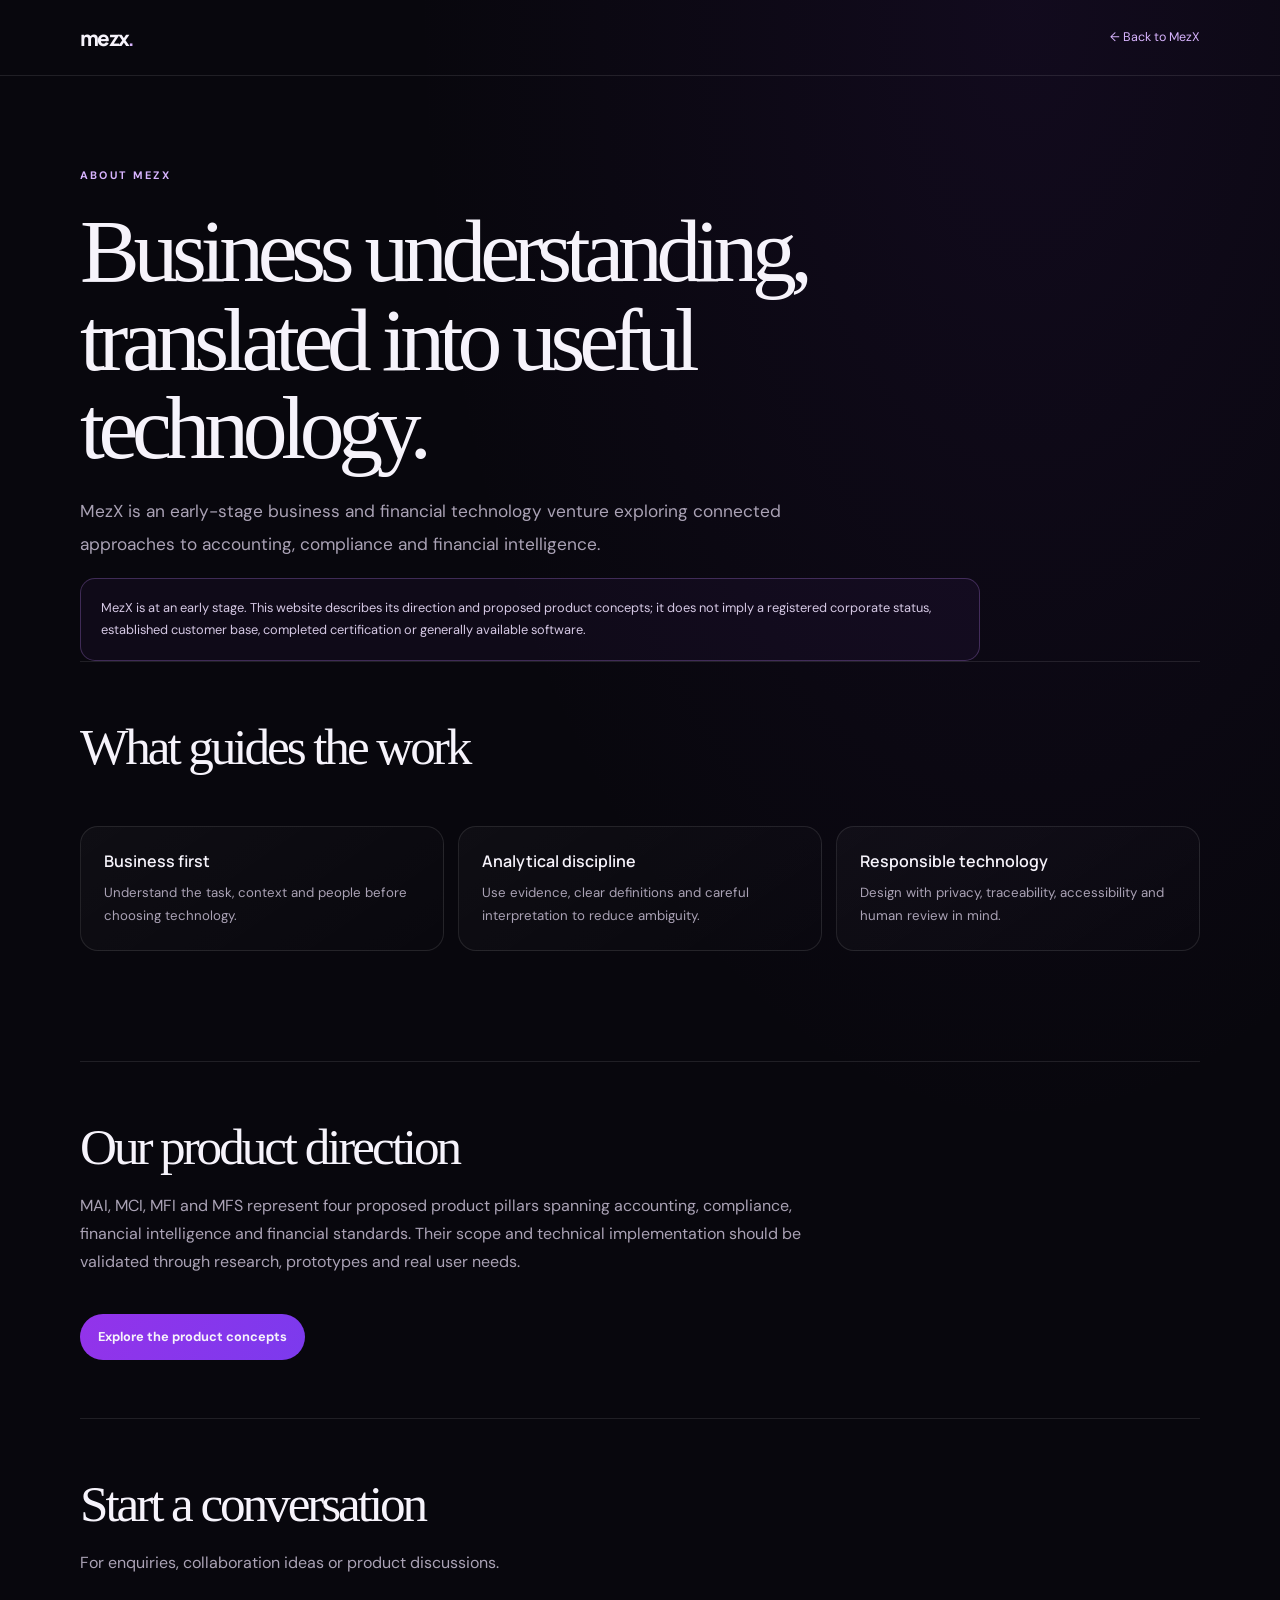
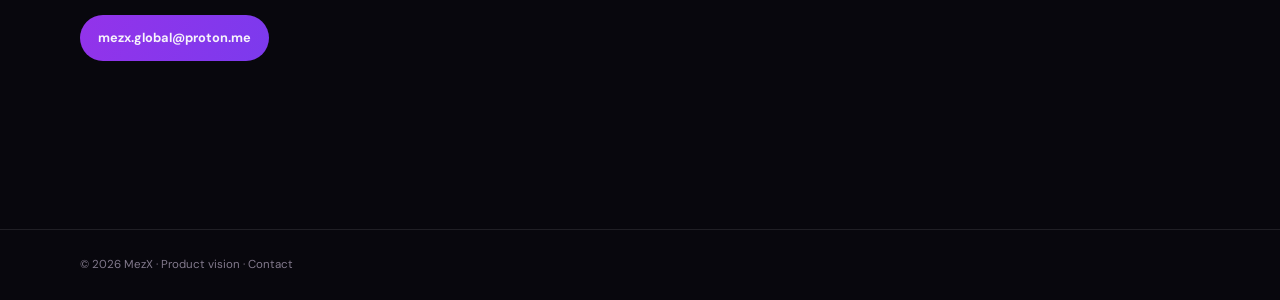
<file: about.html>
<!doctype html><html lang="en"><head><meta charset="utf-8"><meta name="viewport" content="width=device-width,initial-scale=1"><meta name="theme-color" content="#08070d"><title>About MezX | MezX</title><meta name="description" content="About the MezX business and financial technology venture."><link rel="preconnect" href="https://fonts.googleapis.com"><link rel="preconnect" href="https://fonts.gstatic.com" crossorigin><link href="https://fonts.googleapis.com/css2?family=DM+Sans:wght@400;500;600;700&family=Manrope:wght@400;500;600;700;800&display=swap" rel="stylesheet"><style>
:root{--bg:#08070d;--panel:#11101a;--ink:#f6f3fb;--muted:#aaa2b5;--line:#ffffff19;--violet:#a855f7;--lilac:#d8b4fe}*{box-sizing:border-box}body{margin:0;background:radial-gradient(ellipse at 80% 0%,#52218a22,transparent 42%),var(--bg);color:var(--ink);font:16px/1.75 'DM Sans',sans-serif}a{color:inherit;text-decoration:none}.wrap{width:min(1120px,calc(100% - 42px));margin:auto}header{height:76px;border-bottom:1px solid var(--line);display:flex;align-items:center}.nav{display:flex;justify-content:space-between;align-items:center}.brand{font:800 1.3rem Manrope;letter-spacing:-.08em}.brand b{color:var(--lilac)}.back{font-size:.78rem;color:#d8b4fe}main{padding:90px 0 110px}.eyebrow{font-size:.68rem;letter-spacing:.2em;text-transform:uppercase;color:var(--lilac);font-weight:700}h1{font:400 clamp(3rem,7vw,6.5rem)/.99 Georgia,serif;letter-spacing:-.07em;max-width:900px;margin:22px 0}h2{font:400 clamp(2rem,4vw,3.4rem)/1.05 Georgia,serif;letter-spacing:-.06em;margin:0 0 18px}p{color:var(--muted);max-width:760px}.lead{font-size:1.08rem;line-height:1.9;max-width:780px}.tag{display:inline-flex;border:1px solid #c084fc55;background:#a855f711;color:#e9d5ff;padding:7px 12px;border-radius:99px;font-size:.66rem;letter-spacing:.08em}.grid{display:grid;grid-template-columns:repeat(3,1fr);gap:14px;margin:52px 0}.card{border:1px solid var(--line);border-radius:18px;padding:23px;background:linear-gradient(145deg,#ffffff08,#ffffff02)}.card h3{font:600 1rem Manrope;margin:0 0 9px}.card p{font-size:.83rem;margin:0}.section{padding:58px 0;border-top:1px solid var(--line)}.notice{border:1px solid #c084fc45;background:#a855f70c;border-radius:15px;padding:18px 20px;color:#d6c9e5;font-size:.8rem;max-width:900px}.button{display:inline-flex;margin-top:22px;padding:12px 18px;border-radius:99px;background:linear-gradient(110deg,#9333ea,#7c3aed);font-weight:700;font-size:.8rem}footer{border-top:1px solid var(--line);padding:25px 0;color:#82798c;font-size:.72rem}@media(max-width:700px){.grid{grid-template-columns:1fr}main{padding:65px 0 80px}}
</style></head><body><header><div class="wrap nav"><a class="brand" href="index.html">mezx<b>.</b></a><a class="back" href="index.html#products">← Back to MezX</a></div></header><main><div class="wrap"><div class="eyebrow">ABOUT MEZX</div><h1>Business understanding, translated into useful technology.</h1><p class="lead">MezX is an early-stage business and financial technology venture exploring connected approaches to accounting, compliance and financial intelligence.</p><div class="notice">MezX is at an early stage. This website describes its direction and proposed product concepts; it does not imply a registered corporate status, established customer base, completed certification or generally available software.</div><section class="section"><h2>What guides the work</h2><div class="grid"><article class="card"><h3>Business first</h3><p>Understand the task, context and people before choosing technology.</p></article><article class="card"><h3>Analytical discipline</h3><p>Use evidence, clear definitions and careful interpretation to reduce ambiguity.</p></article><article class="card"><h3>Responsible technology</h3><p>Design with privacy, traceability, accessibility and human review in mind.</p></article></div></section><section class="section"><h2>Our product direction</h2><p>MAI, MCI, MFI and MFS represent four proposed product pillars spanning accounting, compliance, financial intelligence and financial standards. Their scope and technical implementation should be validated through research, prototypes and real user needs.</p><a class="button" href="index.html#products">Explore the product concepts</a></section><section class="section"><h2>Start a conversation</h2><p>For enquiries, collaboration ideas or product discussions.</p><a class="button" href="mailto:mezx.global@proton.me">mezx.global@proton.me</a></section></div></main><footer><div class="wrap">© 2026 MezX · Product vision · <a href="mailto:mezx.global@proton.me">Contact</a></div></footer></body></html>
</file>
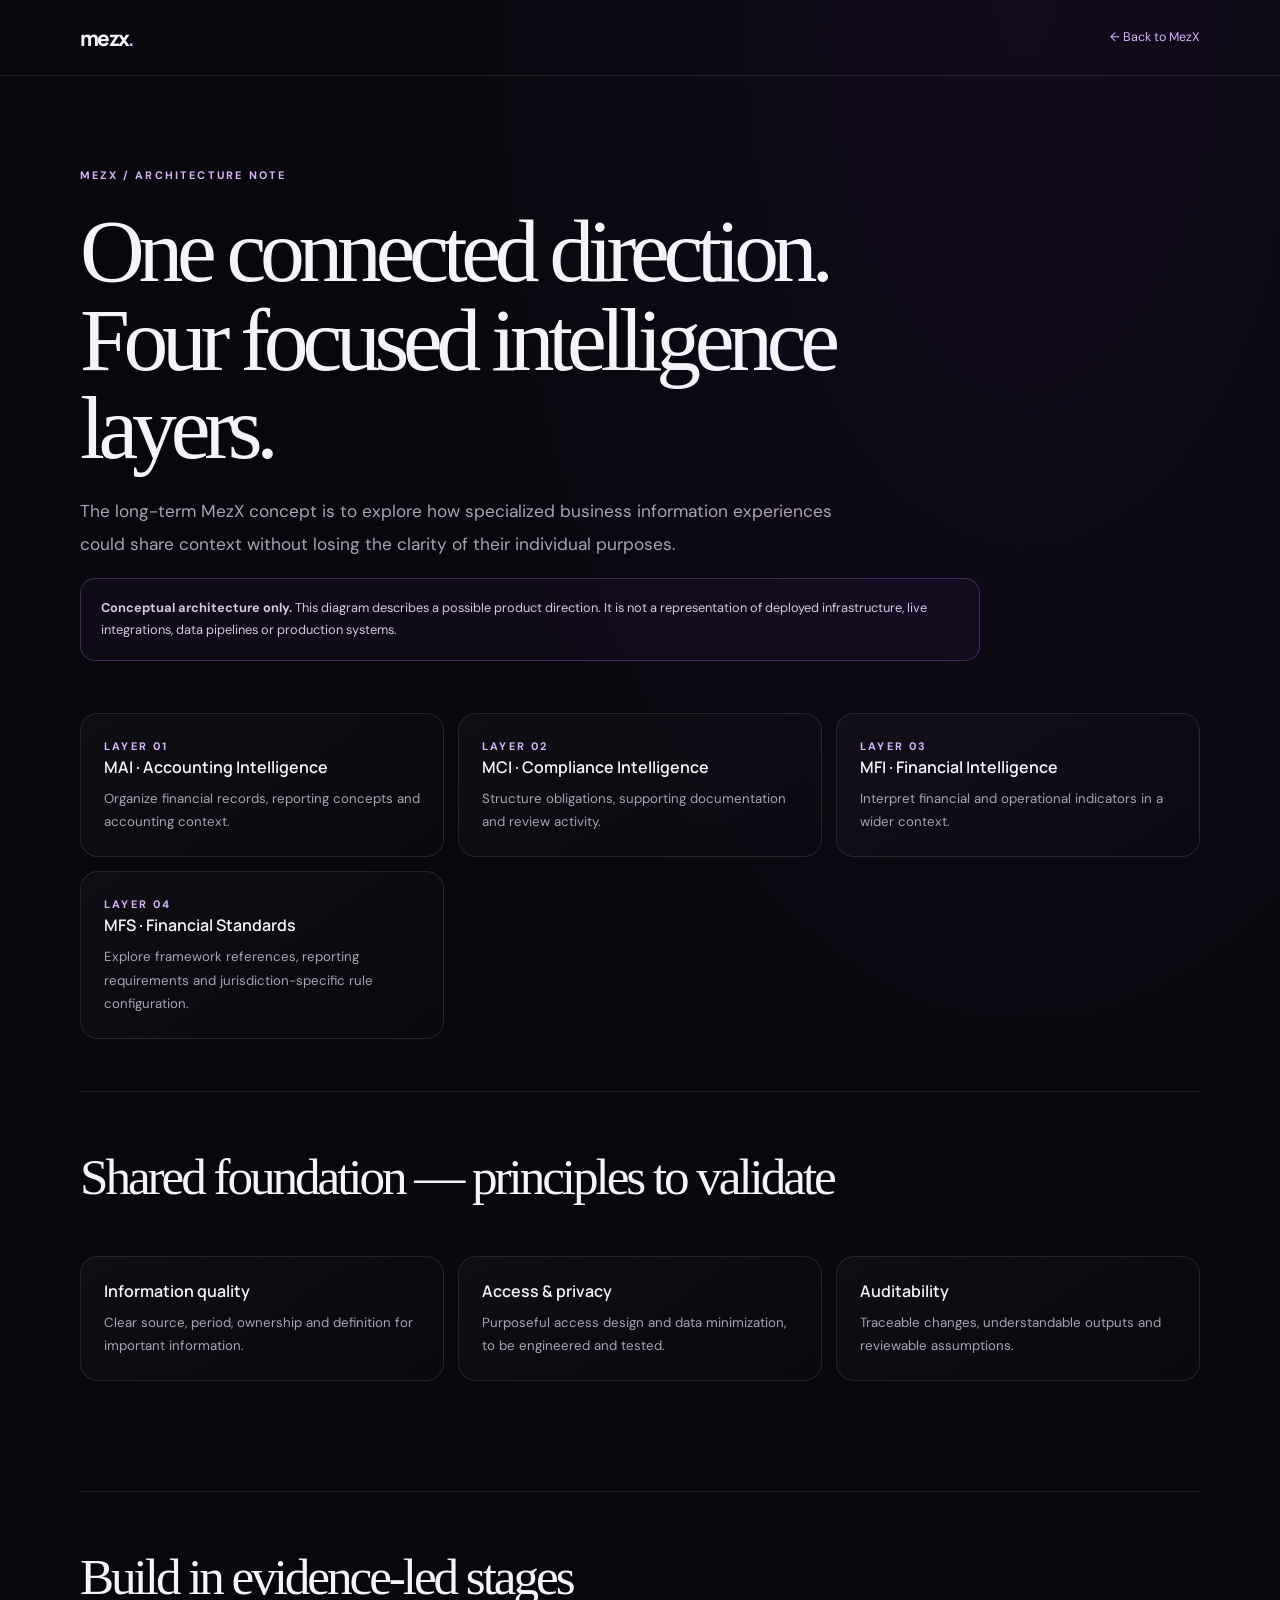
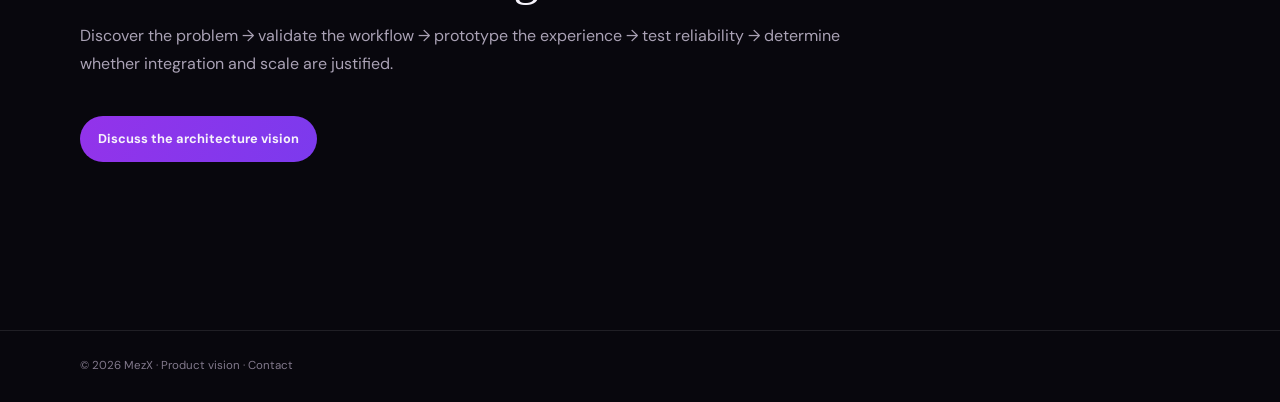
<file: architecture.html>
<!doctype html><html lang="en"><head><meta charset="utf-8"><meta name="viewport" content="width=device-width,initial-scale=1"><meta name="theme-color" content="#08070d"><title>Conceptual Architecture | MezX</title><meta name="description" content="The conceptual MezX product architecture across MAI, MCI and MFI."><link rel="preconnect" href="https://fonts.googleapis.com"><link rel="preconnect" href="https://fonts.gstatic.com" crossorigin><link href="https://fonts.googleapis.com/css2?family=DM+Sans:wght@400;500;600;700&family=Manrope:wght@400;500;600;700;800&display=swap" rel="stylesheet"><style>
:root{--bg:#08070d;--panel:#11101a;--ink:#f6f3fb;--muted:#aaa2b5;--line:#ffffff19;--violet:#a855f7;--lilac:#d8b4fe}*{box-sizing:border-box}body{margin:0;background:radial-gradient(ellipse at 80% 0%,#52218a22,transparent 42%),var(--bg);color:var(--ink);font:16px/1.75 'DM Sans',sans-serif}a{color:inherit;text-decoration:none}.wrap{width:min(1120px,calc(100% - 42px));margin:auto}header{height:76px;border-bottom:1px solid var(--line);display:flex;align-items:center}.nav{display:flex;justify-content:space-between;align-items:center}.brand{font:800 1.3rem Manrope;letter-spacing:-.08em}.brand b{color:var(--lilac)}.back{font-size:.78rem;color:#d8b4fe}main{padding:90px 0 110px}.eyebrow{font-size:.68rem;letter-spacing:.2em;text-transform:uppercase;color:var(--lilac);font-weight:700}h1{font:400 clamp(3rem,7vw,6.5rem)/.99 Georgia,serif;letter-spacing:-.07em;max-width:900px;margin:22px 0}h2{font:400 clamp(2rem,4vw,3.4rem)/1.05 Georgia,serif;letter-spacing:-.06em;margin:0 0 18px}p{color:var(--muted);max-width:760px}.lead{font-size:1.08rem;line-height:1.9;max-width:780px}.tag{display:inline-flex;border:1px solid #c084fc55;background:#a855f711;color:#e9d5ff;padding:7px 12px;border-radius:99px;font-size:.66rem;letter-spacing:.08em}.grid{display:grid;grid-template-columns:repeat(3,1fr);gap:14px;margin:52px 0}.card{border:1px solid var(--line);border-radius:18px;padding:23px;background:linear-gradient(145deg,#ffffff08,#ffffff02)}.card h3{font:600 1rem Manrope;margin:0 0 9px}.card p{font-size:.83rem;margin:0}.section{padding:58px 0;border-top:1px solid var(--line)}.notice{border:1px solid #c084fc45;background:#a855f70c;border-radius:15px;padding:18px 20px;color:#d6c9e5;font-size:.8rem;max-width:900px}.button{display:inline-flex;margin-top:22px;padding:12px 18px;border-radius:99px;background:linear-gradient(110deg,#9333ea,#7c3aed);font-weight:700;font-size:.8rem}footer{border-top:1px solid var(--line);padding:25px 0;color:#82798c;font-size:.72rem}@media(max-width:700px){.grid{grid-template-columns:1fr}main{padding:65px 0 80px}}
</style></head><body><header><div class="wrap nav"><a class="brand" href="index.html">mezx<b>.</b></a><a class="back" href="index.html#products">← Back to MezX</a></div></header><main><div class="wrap"><div class="eyebrow">MEZX / ARCHITECTURE NOTE</div><h1>One connected direction. Four focused intelligence layers.</h1><p class="lead">The long-term MezX concept is to explore how specialized business information experiences could share context without losing the clarity of their individual purposes.</p><div class="notice"><strong>Conceptual architecture only.</strong> This diagram describes a possible product direction. It is not a representation of deployed infrastructure, live integrations, data pipelines or production systems.</div><div class="grid"><article class="card"><div class="eyebrow">LAYER 01</div><h3>MAI · Accounting Intelligence</h3><p>Organize financial records, reporting concepts and accounting context.</p></article><article class="card"><div class="eyebrow">LAYER 02</div><h3>MCI · Compliance Intelligence</h3><p>Structure obligations, supporting documentation and review activity.</p></article><article class="card"><div class="eyebrow">LAYER 03</div><h3>MFI · Financial Intelligence</h3><p>Interpret financial and operational indicators in a wider context.</p></article><article class="card"><div class="eyebrow">LAYER 04</div><h3>MFS · Financial Standards</h3><p>Explore framework references, reporting requirements and jurisdiction-specific rule configuration.</p></article></div><section class="section"><h2>Shared foundation — principles to validate</h2><div class="grid"><article class="card"><h3>Information quality</h3><p>Clear source, period, ownership and definition for important information.</p></article><article class="card"><h3>Access & privacy</h3><p>Purposeful access design and data minimization, to be engineered and tested.</p></article><article class="card"><h3>Auditability</h3><p>Traceable changes, understandable outputs and reviewable assumptions.</p></article></div></section><section class="section"><h2>Build in evidence-led stages</h2><p>Discover the problem → validate the workflow → prototype the experience → test reliability → determine whether integration and scale are justified.</p><a class="button" href="mailto:mezx.global@proton.me?subject=MezX%20architecture%20enquiry">Discuss the architecture vision</a></section></div></main><footer><div class="wrap">© 2026 MezX · Product vision · <a href="mailto:mezx.global@proton.me">Contact</a></div></footer></body></html>
</file>
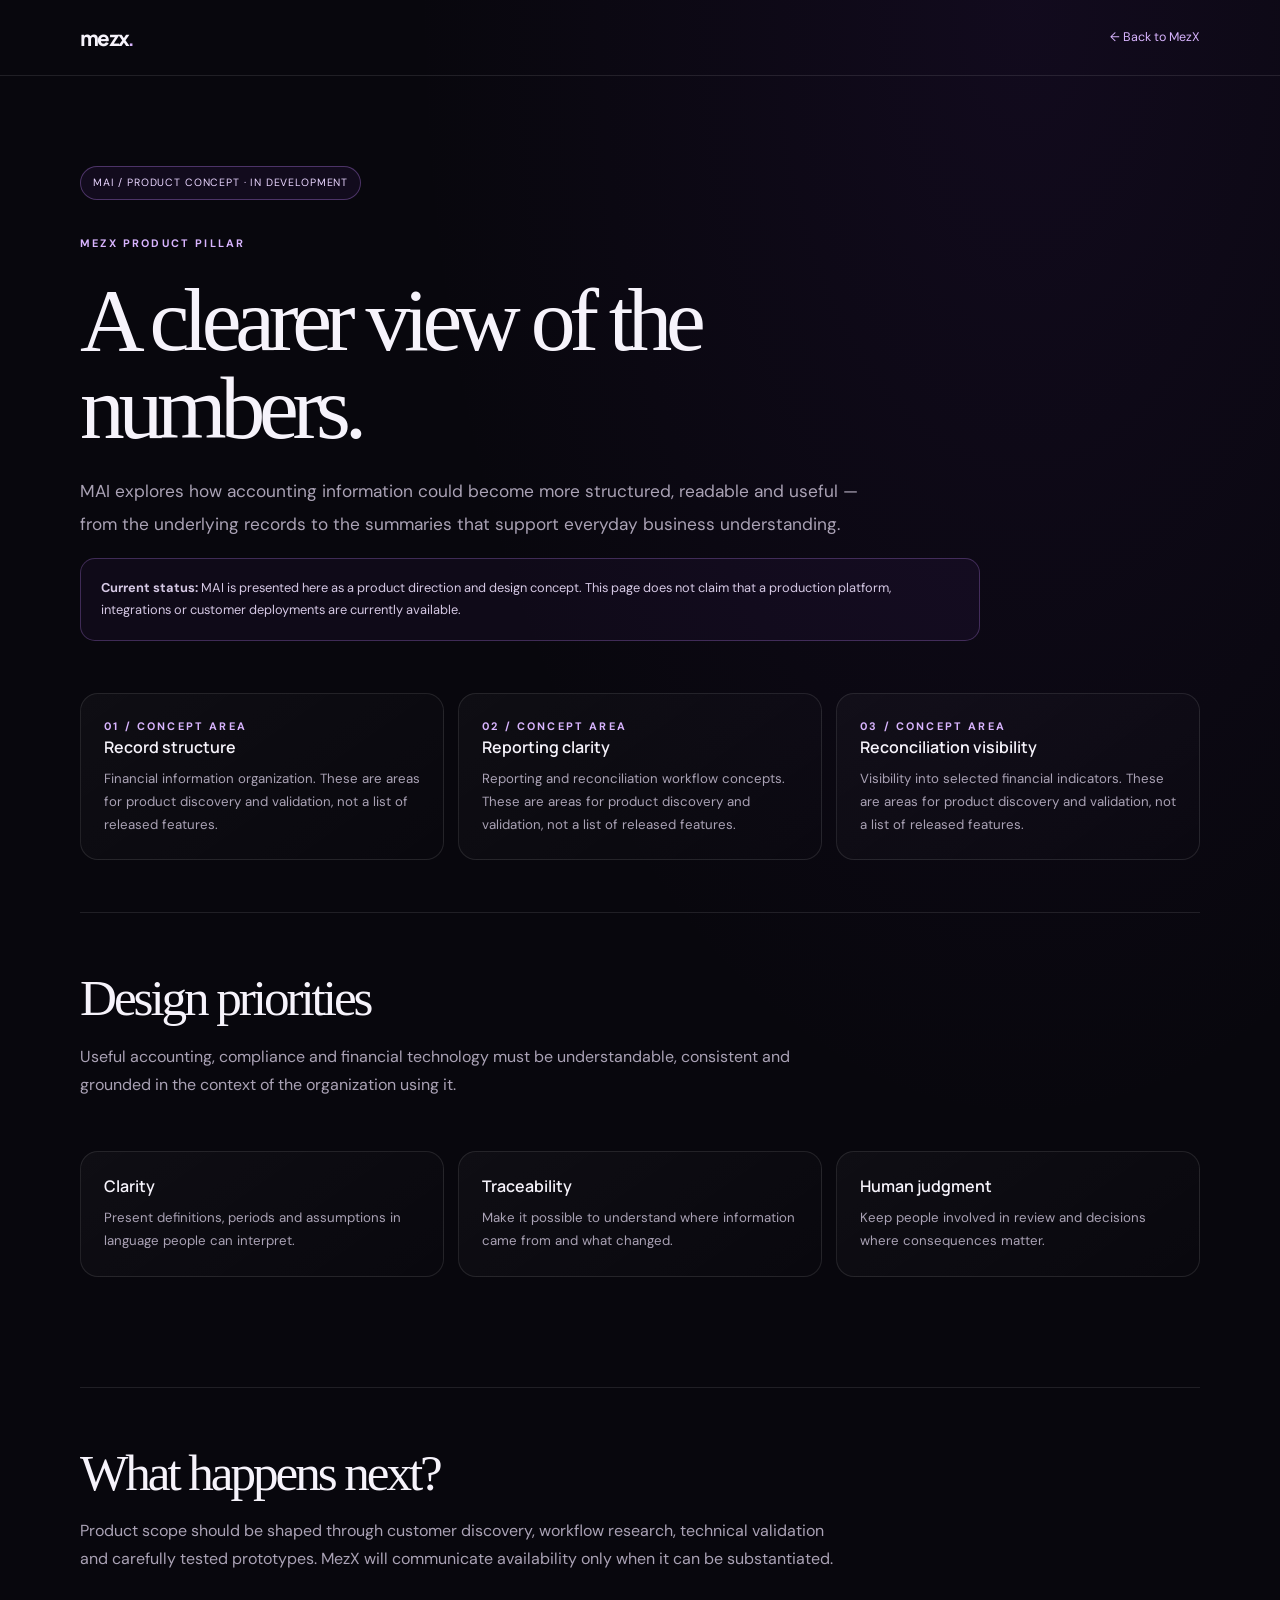
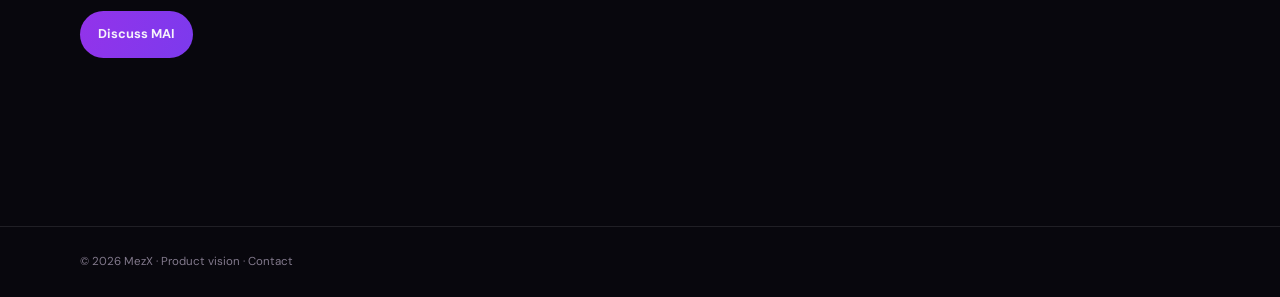
<file: mai.html>
<!doctype html><html lang="en"><head><meta charset="utf-8"><meta name="viewport" content="width=device-width,initial-scale=1"><meta name="theme-color" content="#08070d"><title>MezX Accounting Intelligence | MezX</title><meta name="description" content="A proposed accounting intelligence experience focused on organizing financial information, improving reporting visibility and making essential accounting workflows easier to understand."><link rel="preconnect" href="https://fonts.googleapis.com"><link rel="preconnect" href="https://fonts.gstatic.com" crossorigin><link href="https://fonts.googleapis.com/css2?family=DM+Sans:wght@400;500;600;700&family=Manrope:wght@400;500;600;700;800&display=swap" rel="stylesheet"><style>
:root{--bg:#08070d;--panel:#11101a;--ink:#f6f3fb;--muted:#aaa2b5;--line:#ffffff19;--violet:#a855f7;--lilac:#d8b4fe}*{box-sizing:border-box}body{margin:0;background:radial-gradient(ellipse at 80% 0%,#52218a22,transparent 42%),var(--bg);color:var(--ink);font:16px/1.75 'DM Sans',sans-serif}a{color:inherit;text-decoration:none}.wrap{width:min(1120px,calc(100% - 42px));margin:auto}header{height:76px;border-bottom:1px solid var(--line);display:flex;align-items:center}.nav{display:flex;justify-content:space-between;align-items:center}.brand{font:800 1.3rem Manrope;letter-spacing:-.08em}.brand b{color:var(--lilac)}.back{font-size:.78rem;color:#d8b4fe}main{padding:90px 0 110px}.eyebrow{font-size:.68rem;letter-spacing:.2em;text-transform:uppercase;color:var(--lilac);font-weight:700}h1{font:400 clamp(3rem,7vw,6.5rem)/.99 Georgia,serif;letter-spacing:-.07em;max-width:900px;margin:22px 0}h2{font:400 clamp(2rem,4vw,3.4rem)/1.05 Georgia,serif;letter-spacing:-.06em;margin:0 0 18px}p{color:var(--muted);max-width:760px}.lead{font-size:1.08rem;line-height:1.9;max-width:780px}.tag{display:inline-flex;border:1px solid #c084fc55;background:#a855f711;color:#e9d5ff;padding:7px 12px;border-radius:99px;font-size:.66rem;letter-spacing:.08em}.grid{display:grid;grid-template-columns:repeat(3,1fr);gap:14px;margin:52px 0}.card{border:1px solid var(--line);border-radius:18px;padding:23px;background:linear-gradient(145deg,#ffffff08,#ffffff02)}.card h3{font:600 1rem Manrope;margin:0 0 9px}.card p{font-size:.83rem;margin:0}.section{padding:58px 0;border-top:1px solid var(--line)}.notice{border:1px solid #c084fc45;background:#a855f70c;border-radius:15px;padding:18px 20px;color:#d6c9e5;font-size:.8rem;max-width:900px}.button{display:inline-flex;margin-top:22px;padding:12px 18px;border-radius:99px;background:linear-gradient(110deg,#9333ea,#7c3aed);font-weight:700;font-size:.8rem}footer{border-top:1px solid var(--line);padding:25px 0;color:#82798c;font-size:.72rem}@media(max-width:700px){.grid{grid-template-columns:1fr}main{padding:65px 0 80px}}
</style></head><body><header><div class="wrap nav"><a class="brand" href="../index.html">mezx<b>.</b></a><a class="back" href="../index.html#products">← Back to MezX</a></div></header><main><div class="wrap"><span class="tag">MAI / PRODUCT CONCEPT · IN DEVELOPMENT</span><div class="eyebrow" style="margin-top:34px">MEZX PRODUCT PILLAR</div><h1>A clearer view of the numbers.</h1><p class="lead">MAI explores how accounting information could become more structured, readable and useful — from the underlying records to the summaries that support everyday business understanding.</p><div class="notice"><strong>Current status:</strong> MAI is presented here as a product direction and design concept. This page does not claim that a production platform, integrations or customer deployments are currently available.</div><div class="grid"><article class="card"><div class="eyebrow">01 / CONCEPT AREA</div><h3>Record structure</h3><p>Financial information organization. These are areas for product discovery and validation, not a list of released features.</p></article><article class="card"><div class="eyebrow">02 / CONCEPT AREA</div><h3>Reporting clarity</h3><p>Reporting and reconciliation workflow concepts. These are areas for product discovery and validation, not a list of released features.</p></article><article class="card"><div class="eyebrow">03 / CONCEPT AREA</div><h3>Reconciliation visibility</h3><p>Visibility into selected financial indicators. These are areas for product discovery and validation, not a list of released features.</p></article></div><section class="section"><h2>Design priorities</h2><p>Useful accounting, compliance and financial technology must be understandable, consistent and grounded in the context of the organization using it.</p><div class="grid"><article class="card"><h3>Clarity</h3><p>Present definitions, periods and assumptions in language people can interpret.</p></article><article class="card"><h3>Traceability</h3><p>Make it possible to understand where information came from and what changed.</p></article><article class="card"><h3>Human judgment</h3><p>Keep people involved in review and decisions where consequences matter.</p></article></div></section><section class="section"><h2>What happens next?</h2><p>Product scope should be shaped through customer discovery, workflow research, technical validation and carefully tested prototypes. MezX will communicate availability only when it can be substantiated.</p><a class="button" href="mailto:mezx.global@proton.me?subject=MAI%20product%20enquiry">Discuss MAI</a></section></div></main><footer><div class="wrap">© 2026 MezX · Product vision · <a href="mailto:mezx.global@proton.me">Contact</a></div></footer></body></html>
</file>
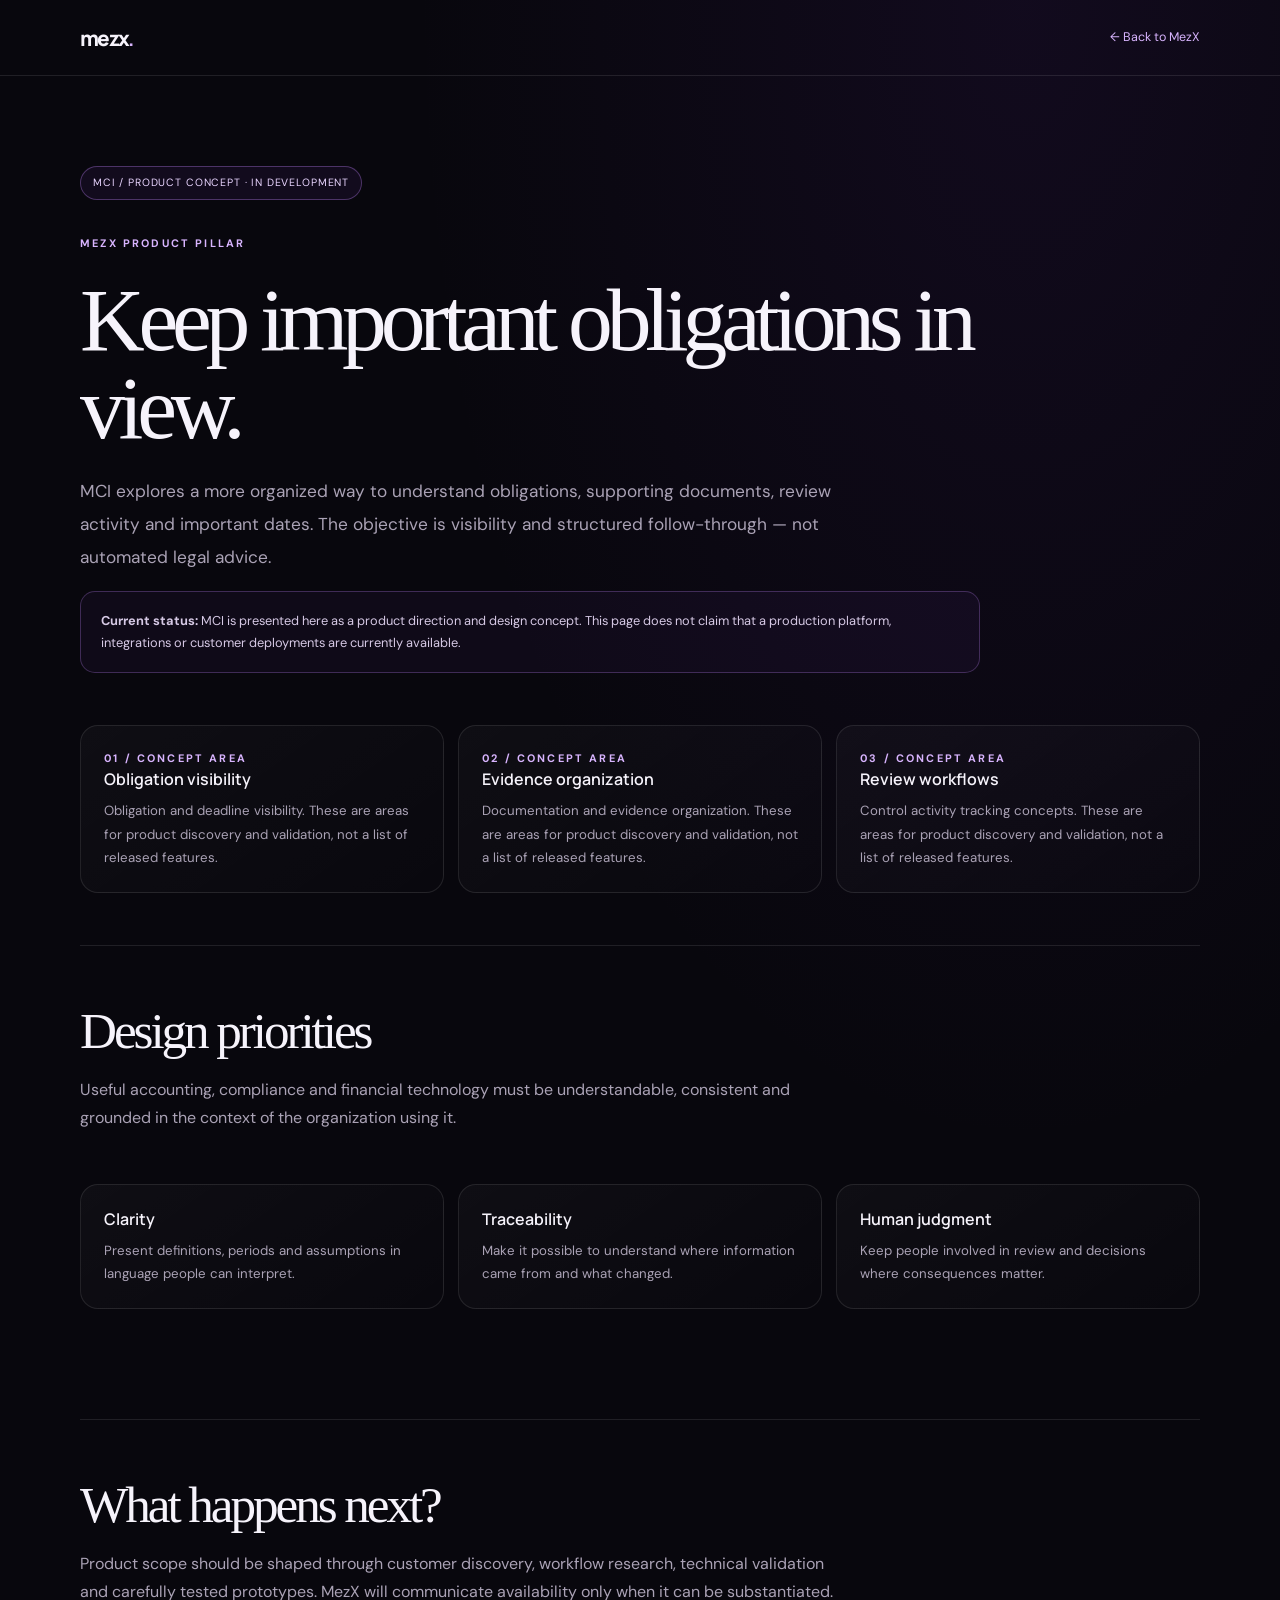
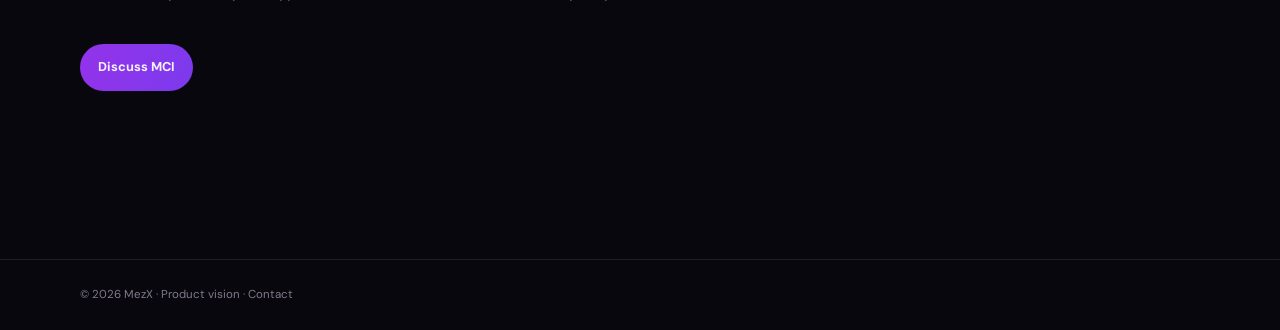
<file: mci.html>
<!doctype html><html lang="en"><head><meta charset="utf-8"><meta name="viewport" content="width=device-width,initial-scale=1"><meta name="theme-color" content="#08070d"><title>MezX Compliance Intelligence | MezX</title><meta name="description" content="A proposed compliance intelligence experience exploring how obligations, evidence and recurring control activities could be organized and monitored."><link rel="preconnect" href="https://fonts.googleapis.com"><link rel="preconnect" href="https://fonts.gstatic.com" crossorigin><link href="https://fonts.googleapis.com/css2?family=DM+Sans:wght@400;500;600;700&family=Manrope:wght@400;500;600;700;800&display=swap" rel="stylesheet"><style>
:root{--bg:#08070d;--panel:#11101a;--ink:#f6f3fb;--muted:#aaa2b5;--line:#ffffff19;--violet:#a855f7;--lilac:#d8b4fe}*{box-sizing:border-box}body{margin:0;background:radial-gradient(ellipse at 80% 0%,#52218a22,transparent 42%),var(--bg);color:var(--ink);font:16px/1.75 'DM Sans',sans-serif}a{color:inherit;text-decoration:none}.wrap{width:min(1120px,calc(100% - 42px));margin:auto}header{height:76px;border-bottom:1px solid var(--line);display:flex;align-items:center}.nav{display:flex;justify-content:space-between;align-items:center}.brand{font:800 1.3rem Manrope;letter-spacing:-.08em}.brand b{color:var(--lilac)}.back{font-size:.78rem;color:#d8b4fe}main{padding:90px 0 110px}.eyebrow{font-size:.68rem;letter-spacing:.2em;text-transform:uppercase;color:var(--lilac);font-weight:700}h1{font:400 clamp(3rem,7vw,6.5rem)/.99 Georgia,serif;letter-spacing:-.07em;max-width:900px;margin:22px 0}h2{font:400 clamp(2rem,4vw,3.4rem)/1.05 Georgia,serif;letter-spacing:-.06em;margin:0 0 18px}p{color:var(--muted);max-width:760px}.lead{font-size:1.08rem;line-height:1.9;max-width:780px}.tag{display:inline-flex;border:1px solid #c084fc55;background:#a855f711;color:#e9d5ff;padding:7px 12px;border-radius:99px;font-size:.66rem;letter-spacing:.08em}.grid{display:grid;grid-template-columns:repeat(3,1fr);gap:14px;margin:52px 0}.card{border:1px solid var(--line);border-radius:18px;padding:23px;background:linear-gradient(145deg,#ffffff08,#ffffff02)}.card h3{font:600 1rem Manrope;margin:0 0 9px}.card p{font-size:.83rem;margin:0}.section{padding:58px 0;border-top:1px solid var(--line)}.notice{border:1px solid #c084fc45;background:#a855f70c;border-radius:15px;padding:18px 20px;color:#d6c9e5;font-size:.8rem;max-width:900px}.button{display:inline-flex;margin-top:22px;padding:12px 18px;border-radius:99px;background:linear-gradient(110deg,#9333ea,#7c3aed);font-weight:700;font-size:.8rem}footer{border-top:1px solid var(--line);padding:25px 0;color:#82798c;font-size:.72rem}@media(max-width:700px){.grid{grid-template-columns:1fr}main{padding:65px 0 80px}}
</style></head><body><header><div class="wrap nav"><a class="brand" href="../index.html">mezx<b>.</b></a><a class="back" href="../index.html#products">← Back to MezX</a></div></header><main><div class="wrap"><span class="tag">MCI / PRODUCT CONCEPT · IN DEVELOPMENT</span><div class="eyebrow" style="margin-top:34px">MEZX PRODUCT PILLAR</div><h1>Keep important obligations in view.</h1><p class="lead">MCI explores a more organized way to understand obligations, supporting documents, review activity and important dates. The objective is visibility and structured follow-through — not automated legal advice.</p><div class="notice"><strong>Current status:</strong> MCI is presented here as a product direction and design concept. This page does not claim that a production platform, integrations or customer deployments are currently available.</div><div class="grid"><article class="card"><div class="eyebrow">01 / CONCEPT AREA</div><h3>Obligation visibility</h3><p>Obligation and deadline visibility. These are areas for product discovery and validation, not a list of released features.</p></article><article class="card"><div class="eyebrow">02 / CONCEPT AREA</div><h3>Evidence organization</h3><p>Documentation and evidence organization. These are areas for product discovery and validation, not a list of released features.</p></article><article class="card"><div class="eyebrow">03 / CONCEPT AREA</div><h3>Review workflows</h3><p>Control activity tracking concepts. These are areas for product discovery and validation, not a list of released features.</p></article></div><section class="section"><h2>Design priorities</h2><p>Useful accounting, compliance and financial technology must be understandable, consistent and grounded in the context of the organization using it.</p><div class="grid"><article class="card"><h3>Clarity</h3><p>Present definitions, periods and assumptions in language people can interpret.</p></article><article class="card"><h3>Traceability</h3><p>Make it possible to understand where information came from and what changed.</p></article><article class="card"><h3>Human judgment</h3><p>Keep people involved in review and decisions where consequences matter.</p></article></div></section><section class="section"><h2>What happens next?</h2><p>Product scope should be shaped through customer discovery, workflow research, technical validation and carefully tested prototypes. MezX will communicate availability only when it can be substantiated.</p><a class="button" href="mailto:mezx.global@proton.me?subject=MCI%20product%20enquiry">Discuss MCI</a></section></div></main><footer><div class="wrap">© 2026 MezX · Product vision · <a href="mailto:mezx.global@proton.me">Contact</a></div></footer></body></html>
</file>
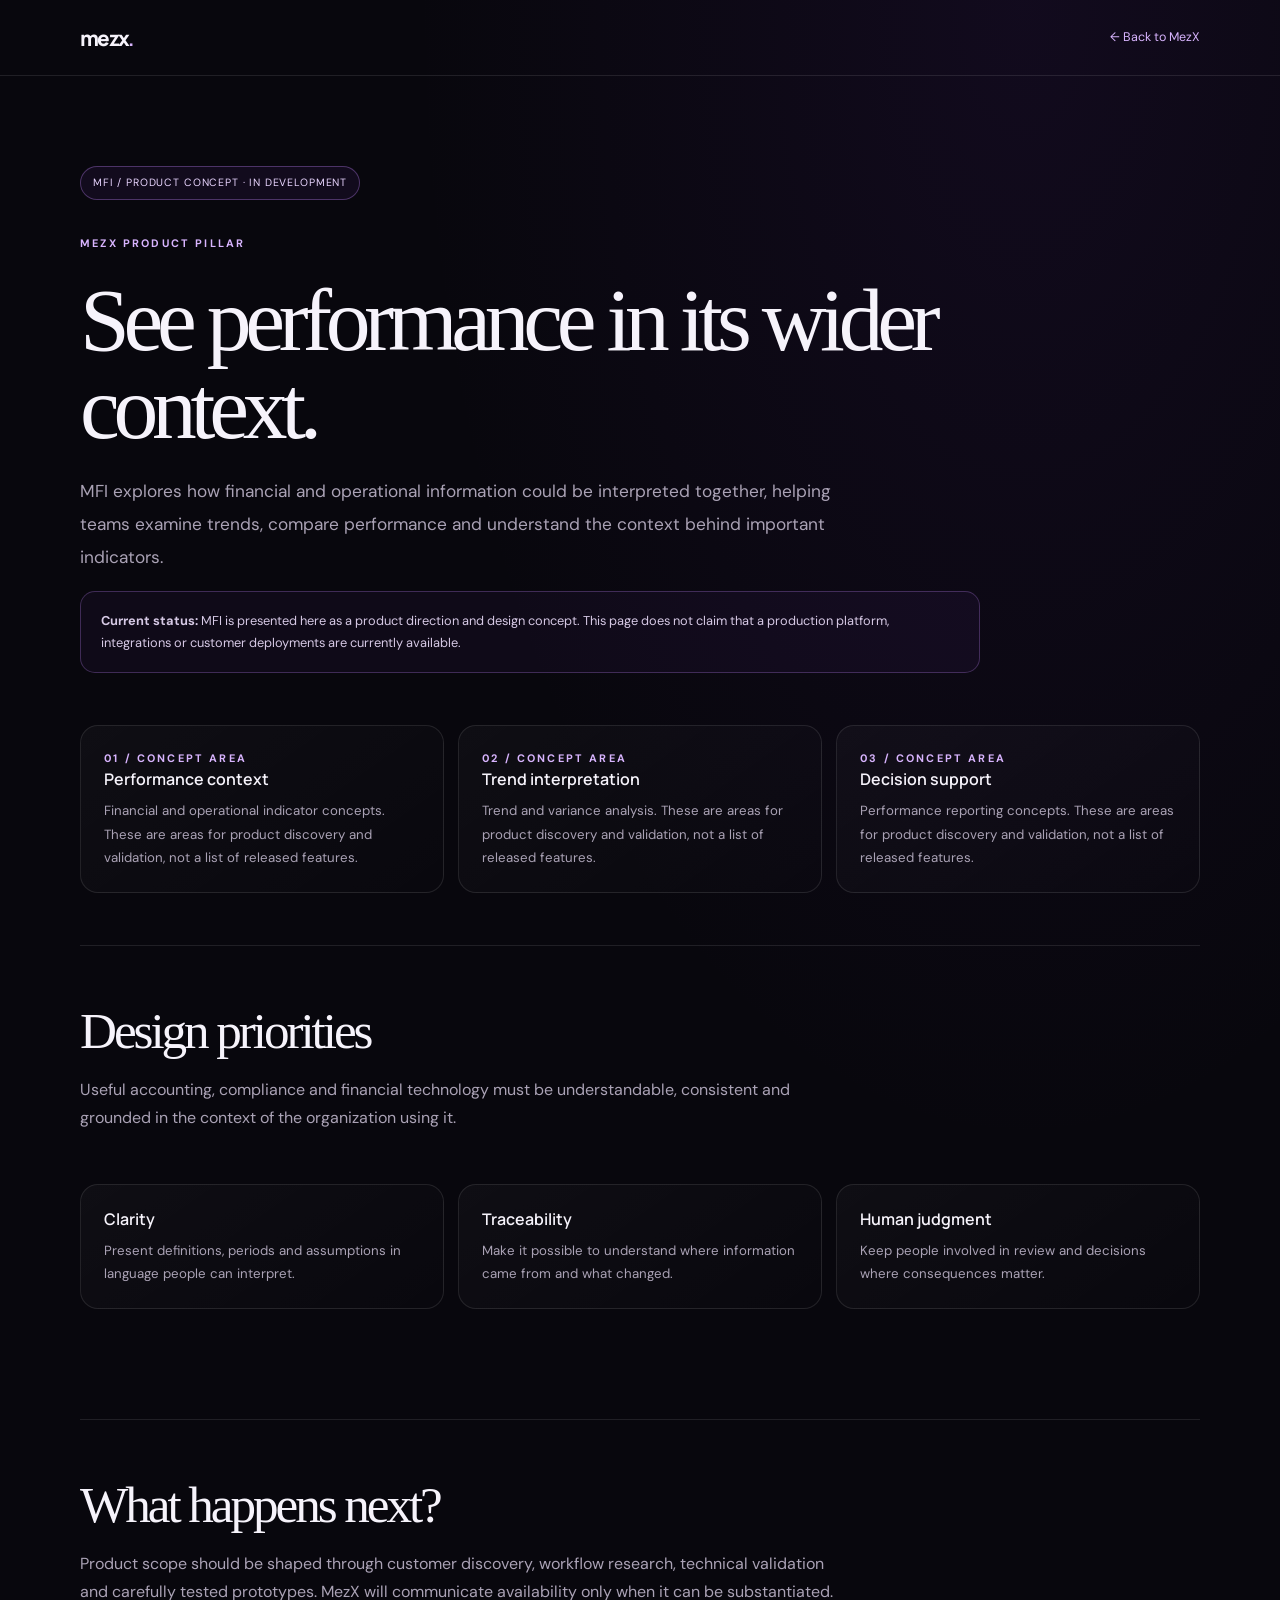
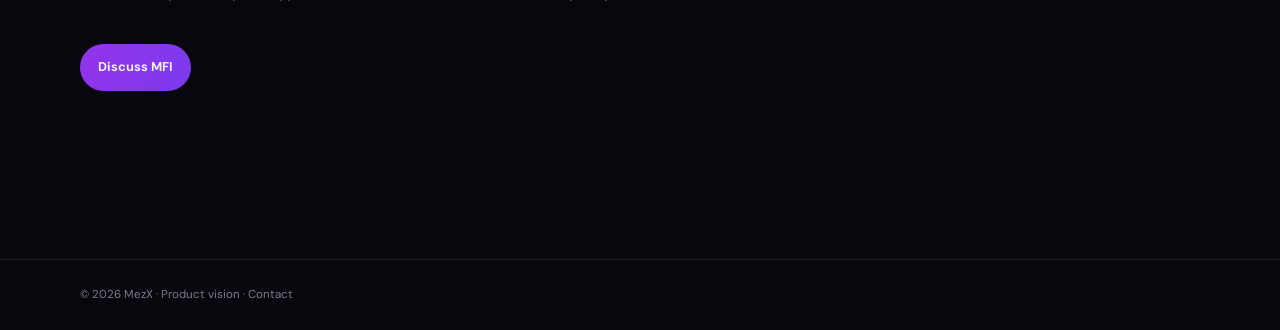
<file: mfi.html>
<!doctype html><html lang="en"><head><meta charset="utf-8"><meta name="viewport" content="width=device-width,initial-scale=1"><meta name="theme-color" content="#08070d"><title>MezX Financial Intelligence | MezX</title><meta name="description" content="A proposed financial intelligence experience focused on connecting selected financial and operational indicators to support analysis and better-informed decisions."><link rel="preconnect" href="https://fonts.googleapis.com"><link rel="preconnect" href="https://fonts.gstatic.com" crossorigin><link href="https://fonts.googleapis.com/css2?family=DM+Sans:wght@400;500;600;700&family=Manrope:wght@400;500;600;700;800&display=swap" rel="stylesheet"><style>
:root{--bg:#08070d;--panel:#11101a;--ink:#f6f3fb;--muted:#aaa2b5;--line:#ffffff19;--violet:#a855f7;--lilac:#d8b4fe}*{box-sizing:border-box}body{margin:0;background:radial-gradient(ellipse at 80% 0%,#52218a22,transparent 42%),var(--bg);color:var(--ink);font:16px/1.75 'DM Sans',sans-serif}a{color:inherit;text-decoration:none}.wrap{width:min(1120px,calc(100% - 42px));margin:auto}header{height:76px;border-bottom:1px solid var(--line);display:flex;align-items:center}.nav{display:flex;justify-content:space-between;align-items:center}.brand{font:800 1.3rem Manrope;letter-spacing:-.08em}.brand b{color:var(--lilac)}.back{font-size:.78rem;color:#d8b4fe}main{padding:90px 0 110px}.eyebrow{font-size:.68rem;letter-spacing:.2em;text-transform:uppercase;color:var(--lilac);font-weight:700}h1{font:400 clamp(3rem,7vw,6.5rem)/.99 Georgia,serif;letter-spacing:-.07em;max-width:900px;margin:22px 0}h2{font:400 clamp(2rem,4vw,3.4rem)/1.05 Georgia,serif;letter-spacing:-.06em;margin:0 0 18px}p{color:var(--muted);max-width:760px}.lead{font-size:1.08rem;line-height:1.9;max-width:780px}.tag{display:inline-flex;border:1px solid #c084fc55;background:#a855f711;color:#e9d5ff;padding:7px 12px;border-radius:99px;font-size:.66rem;letter-spacing:.08em}.grid{display:grid;grid-template-columns:repeat(3,1fr);gap:14px;margin:52px 0}.card{border:1px solid var(--line);border-radius:18px;padding:23px;background:linear-gradient(145deg,#ffffff08,#ffffff02)}.card h3{font:600 1rem Manrope;margin:0 0 9px}.card p{font-size:.83rem;margin:0}.section{padding:58px 0;border-top:1px solid var(--line)}.notice{border:1px solid #c084fc45;background:#a855f70c;border-radius:15px;padding:18px 20px;color:#d6c9e5;font-size:.8rem;max-width:900px}.button{display:inline-flex;margin-top:22px;padding:12px 18px;border-radius:99px;background:linear-gradient(110deg,#9333ea,#7c3aed);font-weight:700;font-size:.8rem}footer{border-top:1px solid var(--line);padding:25px 0;color:#82798c;font-size:.72rem}@media(max-width:700px){.grid{grid-template-columns:1fr}main{padding:65px 0 80px}}
</style></head><body><header><div class="wrap nav"><a class="brand" href="../index.html">mezx<b>.</b></a><a class="back" href="../index.html#products">← Back to MezX</a></div></header><main><div class="wrap"><span class="tag">MFI / PRODUCT CONCEPT · IN DEVELOPMENT</span><div class="eyebrow" style="margin-top:34px">MEZX PRODUCT PILLAR</div><h1>See performance in its wider context.</h1><p class="lead">MFI explores how financial and operational information could be interpreted together, helping teams examine trends, compare performance and understand the context behind important indicators.</p><div class="notice"><strong>Current status:</strong> MFI is presented here as a product direction and design concept. This page does not claim that a production platform, integrations or customer deployments are currently available.</div><div class="grid"><article class="card"><div class="eyebrow">01 / CONCEPT AREA</div><h3>Performance context</h3><p>Financial and operational indicator concepts. These are areas for product discovery and validation, not a list of released features.</p></article><article class="card"><div class="eyebrow">02 / CONCEPT AREA</div><h3>Trend interpretation</h3><p>Trend and variance analysis. These are areas for product discovery and validation, not a list of released features.</p></article><article class="card"><div class="eyebrow">03 / CONCEPT AREA</div><h3>Decision support</h3><p>Performance reporting concepts. These are areas for product discovery and validation, not a list of released features.</p></article></div><section class="section"><h2>Design priorities</h2><p>Useful accounting, compliance and financial technology must be understandable, consistent and grounded in the context of the organization using it.</p><div class="grid"><article class="card"><h3>Clarity</h3><p>Present definitions, periods and assumptions in language people can interpret.</p></article><article class="card"><h3>Traceability</h3><p>Make it possible to understand where information came from and what changed.</p></article><article class="card"><h3>Human judgment</h3><p>Keep people involved in review and decisions where consequences matter.</p></article></div></section><section class="section"><h2>What happens next?</h2><p>Product scope should be shaped through customer discovery, workflow research, technical validation and carefully tested prototypes. MezX will communicate availability only when it can be substantiated.</p><a class="button" href="mailto:mezx.global@proton.me?subject=MFI%20product%20enquiry">Discuss MFI</a></section></div></main><footer><div class="wrap">© 2026 MezX · Product vision · <a href="mailto:mezx.global@proton.me">Contact</a></div></footer></body></html>
</file>
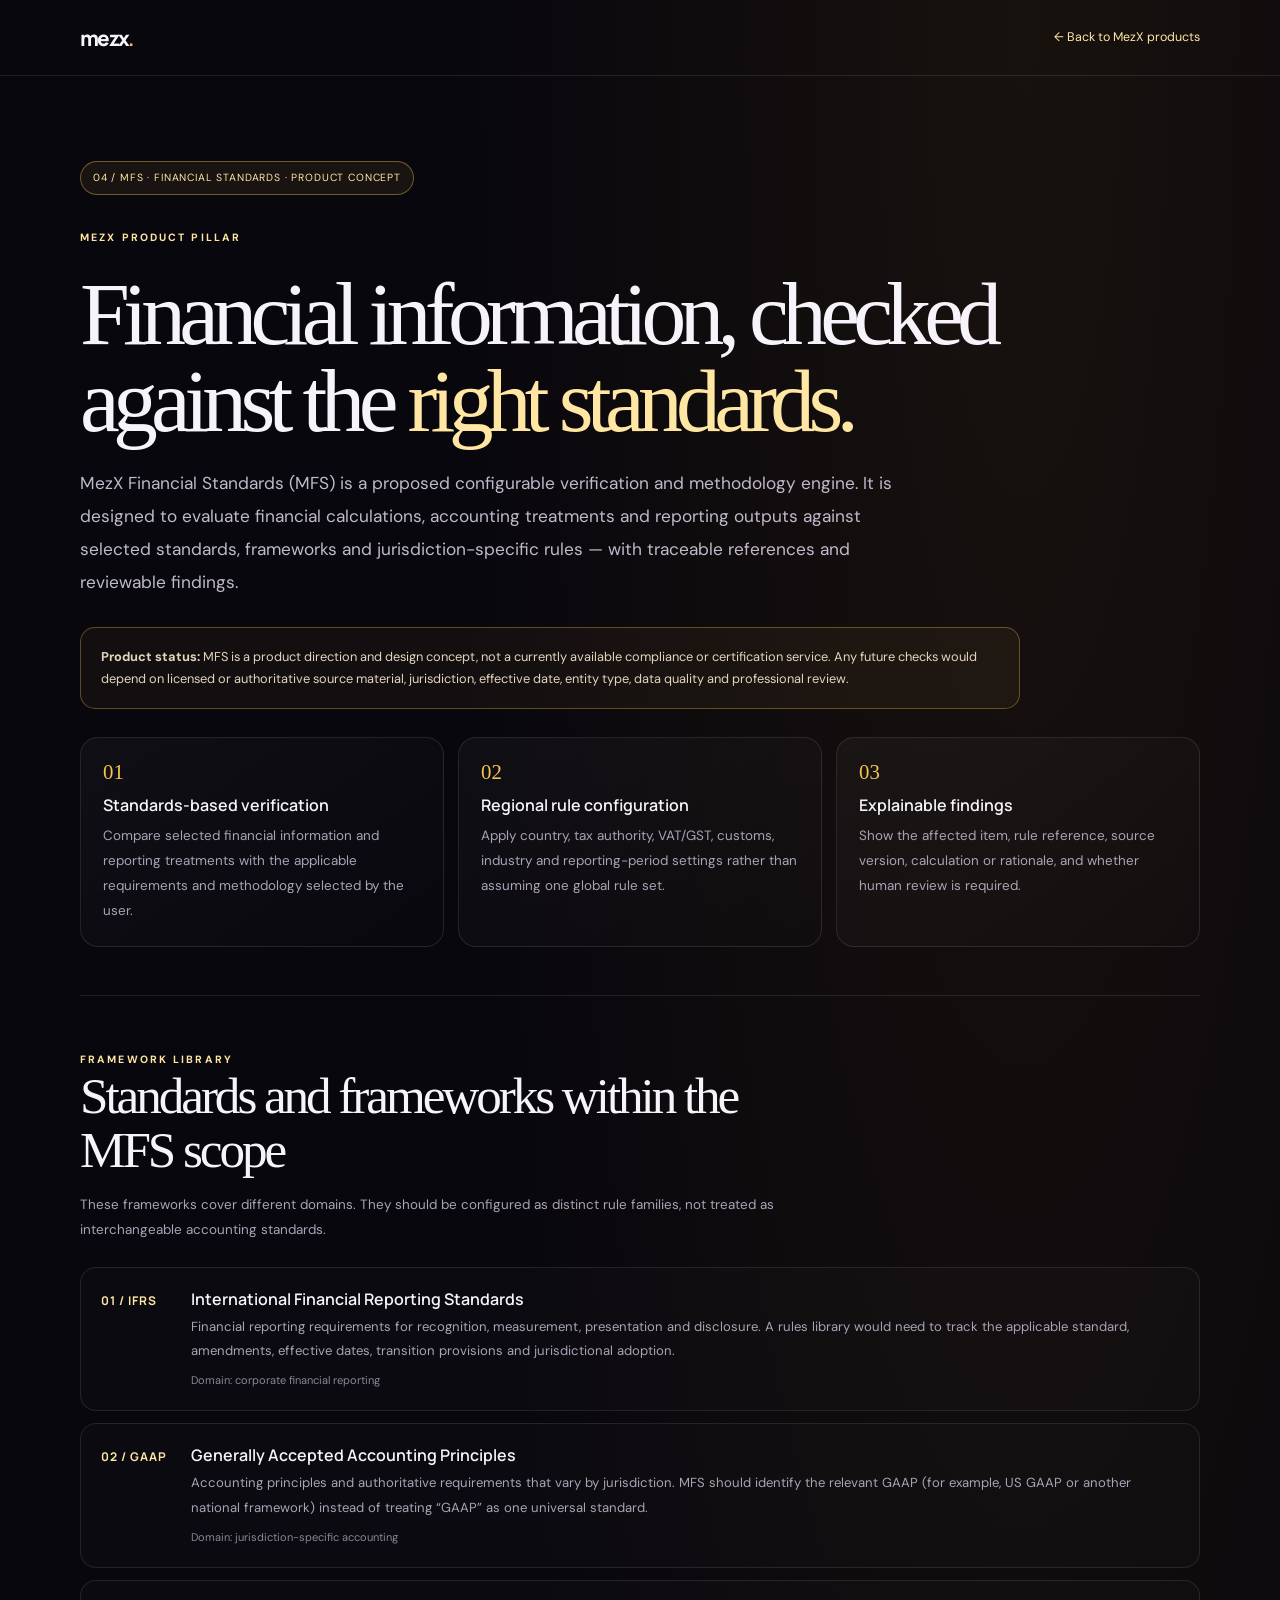
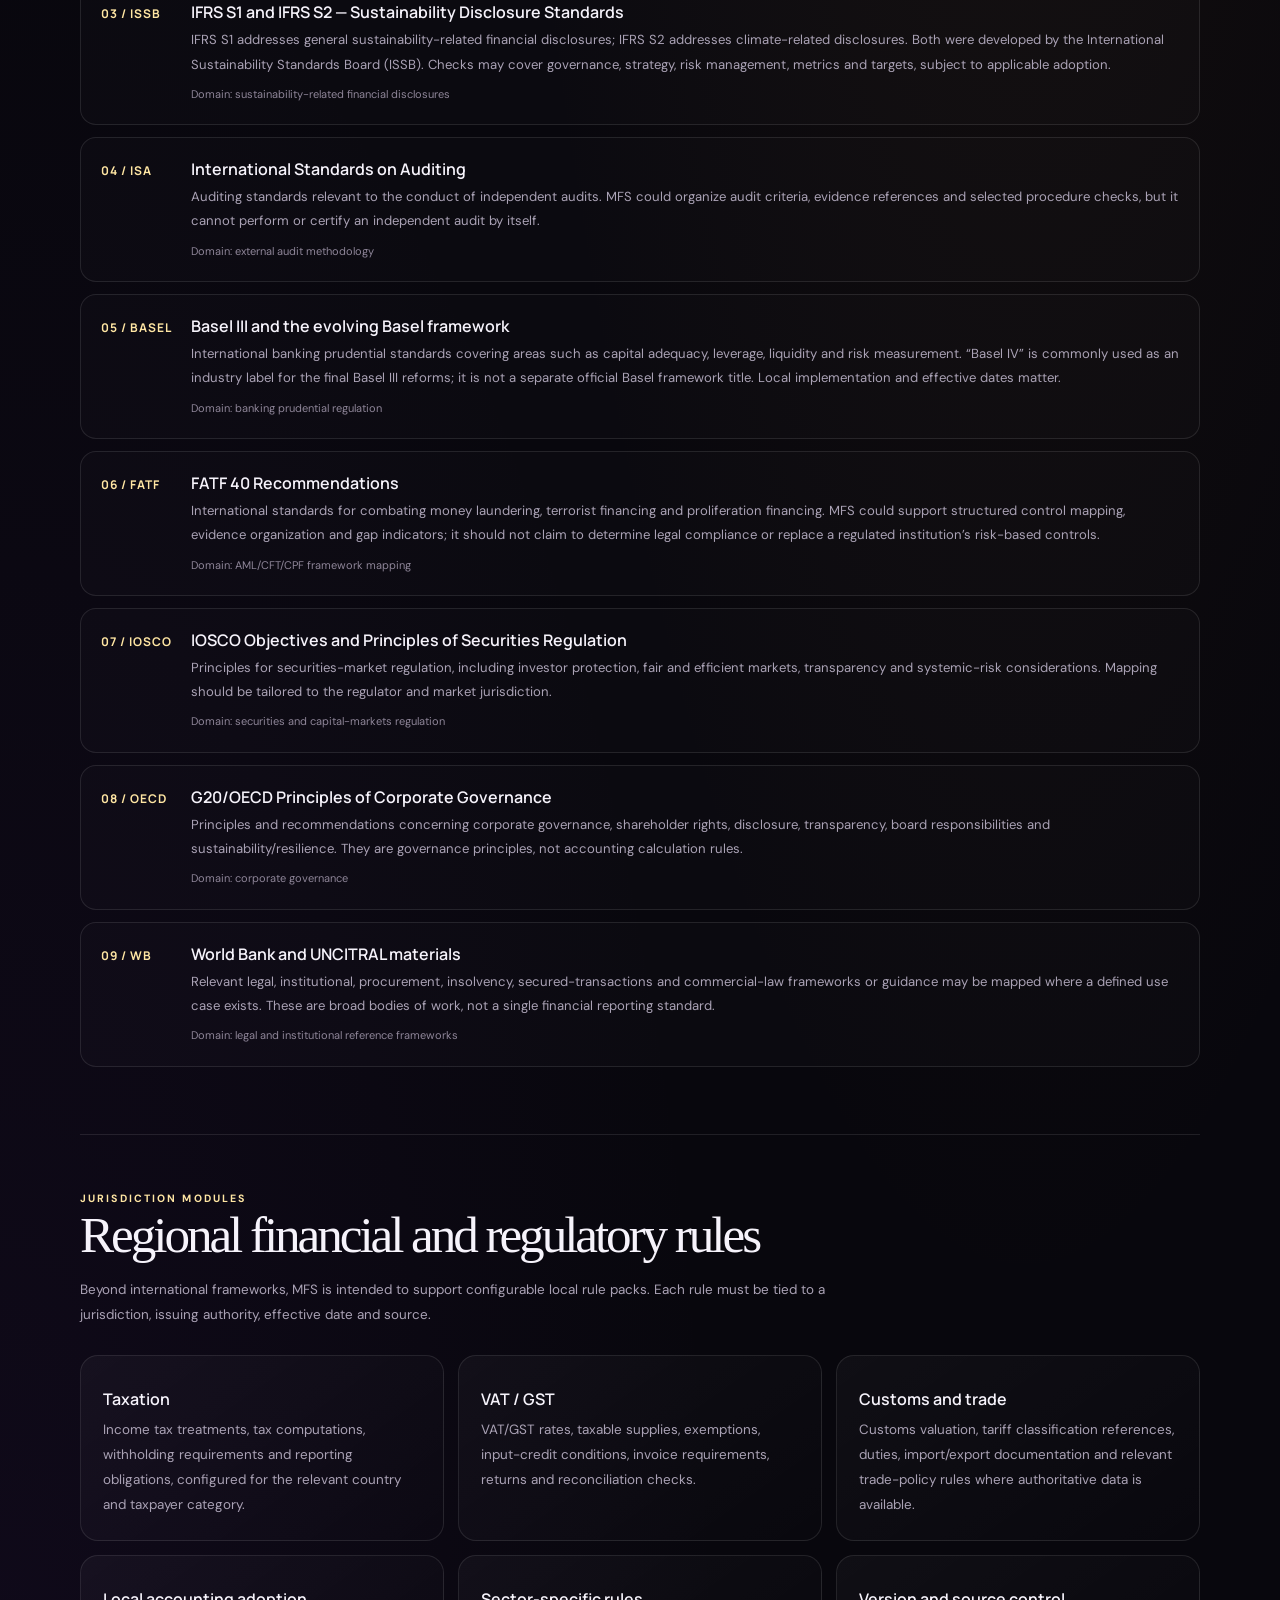
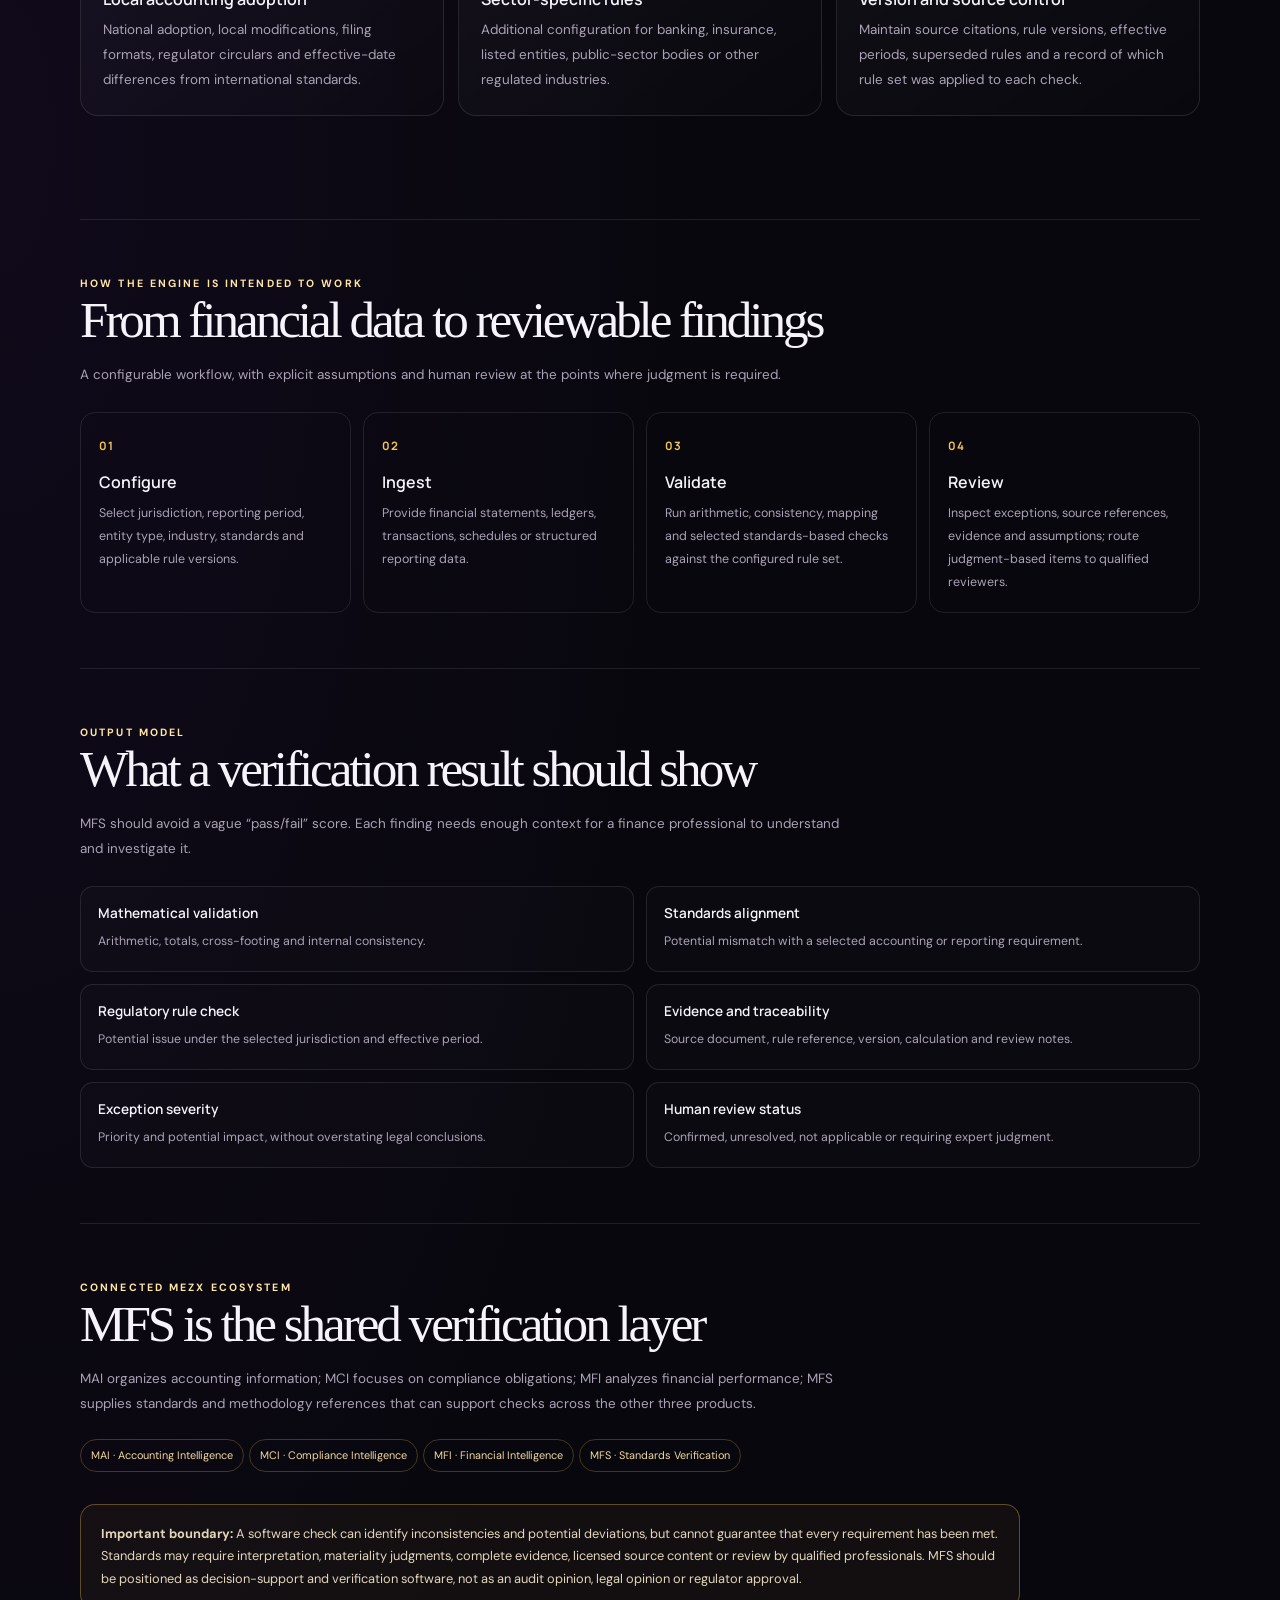
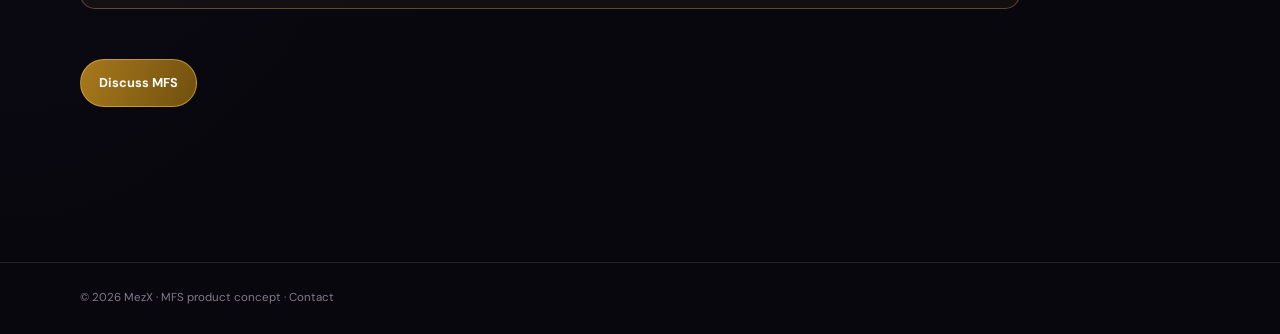
<file: mfs.html>
<!doctype html>
<html lang="en">
<head>
<meta charset="utf-8"><meta name="viewport" content="width=device-width,initial-scale=1"><meta name="theme-color" content="#08070d">
<title>MezX Financial Standards (MFS) | MezX</title>
<meta name="description" content="MFS is a proposed configurable financial standards verification concept covering IFRS, GAAP, ISSB sustainability disclosures, auditing, banking, AML/CFT, securities regulation, governance and jurisdiction-specific tax, VAT and customs rules.">
<link rel="preconnect" href="https://fonts.googleapis.com"><link rel="preconnect" href="https://fonts.gstatic.com" crossorigin><link href="https://fonts.googleapis.com/css2?family=DM+Sans:wght@400;500;600;700&family=Manrope:wght@400;500;600;700;800&display=swap" rel="stylesheet">
<style>
:root{--bg:#08070d;--panel:#11101a;--ink:#f6f3fb;--muted:#aaa2b5;--line:#ffffff19;--gold:#f5c451;--gold2:#ffe6a3}*{box-sizing:border-box}html{scroll-behavior:smooth}body{margin:0;background:radial-gradient(ellipse at 80% 0%,#78531725,transparent 40%),radial-gradient(ellipse at 0% 65%,#52218a1b,transparent 40%),var(--bg);color:var(--ink);font:16px/1.75 'DM Sans',sans-serif}a{color:inherit;text-decoration:none}.wrap{width:min(1120px,calc(100% - 42px));margin:auto}header{height:76px;border-bottom:1px solid var(--line);display:flex;align-items:center}.nav{display:flex;justify-content:space-between;align-items:center}.brand{font:800 1.3rem Manrope;letter-spacing:-.08em}.brand b{color:var(--gold)}.back{font-size:.78rem;color:var(--gold2)}main{padding:85px 0 100px}.eyebrow{font-size:.66rem;letter-spacing:.2em;text-transform:uppercase;color:var(--gold2);font-weight:700}.tag{display:inline-flex;border:1px solid #f5c45166;background:#f5c45112;color:var(--gold2);padding:7px 12px;border-radius:99px;font-size:.65rem;letter-spacing:.08em}h1{font:400 clamp(3.1rem,7vw,6.7rem)/.98 Georgia,serif;letter-spacing:-.075em;max-width:1000px;margin:22px 0}h2{font:400 clamp(2rem,4vw,3.5rem)/1.05 Georgia,serif;letter-spacing:-.06em;margin:0 0 16px}h3{font:600 1rem Manrope;margin:0 0 9px}.lead{font-size:1.08rem;line-height:1.9;max-width:850px;color:#c1b9ca}.gold{color:var(--gold2)}.notice{border:1px solid #f5c45155;background:#f5c4510c;border-radius:15px;padding:18px 20px;color:#e3d6bd;font-size:.8rem;max-width:940px;margin:28px 0}.grid{display:grid;grid-template-columns:repeat(3,1fr);gap:14px;margin:28px 0 48px}.card{border:1px solid var(--line);border-radius:18px;padding:22px;background:linear-gradient(145deg,#ffffff09,#ffffff02)}.card .num{font:400 1.3rem Georgia;color:var(--gold)}.card p,.section p{color:var(--muted);font-size:.84rem;line-height:1.85;margin:0}.card h3{margin:10px 0 8px}.section{padding:55px 0;border-top:1px solid var(--line)}.section-intro{max-width:760px;margin-bottom:24px}.framework{display:grid;grid-template-columns:72px 1fr;gap:18px;border:1px solid var(--line);border-radius:16px;padding:20px;margin:12px 0;background:#ffffff04}.framework .code{font:700 .75rem Manrope;color:var(--gold2);letter-spacing:.08em;padding-top:4px}.framework h3{margin:0 0 5px}.framework p{font-size:.82rem;color:var(--muted);margin:0}.framework small{display:block;color:#8e8598;font-size:.69rem;margin-top:8px}.steps{counter-reset:step;display:grid;grid-template-columns:repeat(4,1fr);gap:12px}.step{counter-increment:step;border:1px solid var(--line);border-radius:15px;padding:18px}.step:before{content:'0' counter(step);color:var(--gold);font:700 .72rem Manrope;letter-spacing:.12em}.step h3{margin-top:12px}.step p{font-size:.78rem;color:var(--muted)}.pill{display:inline-block;border:1px solid #f5c45140;border-radius:99px;padding:6px 10px;color:#f1d99d;font-size:.68rem;margin:4px 5px 4px 0}.result-list{display:grid;grid-template-columns:repeat(2,1fr);gap:12px}.result{padding:17px;border:1px solid var(--line);border-radius:13px;background:#ffffff04}.result b{display:block;font:600 .85rem Manrope;margin-bottom:4px}.result span{font-size:.77rem;color:var(--muted)}.button{display:inline-flex;margin-top:22px;padding:12px 18px;border-radius:99px;background:linear-gradient(110deg,#a8791d,#70500e);border:1px solid #f5c45188;color:#fff;font-weight:700;font-size:.8rem}footer{border-top:1px solid var(--line);padding:25px 0;color:#82798c;font-size:.72rem}@media(max-width:760px){.grid,.steps,.result-list{grid-template-columns:1fr}.framework{grid-template-columns:55px 1fr}main{padding:60px 0 75px}}
</style></head>
<body>
<header><div class="wrap nav"><a class="brand" href="../index.html">mezx<b>.</b></a><a class="back" href="../index.html#products">← Back to MezX products</a></div></header>
<main><div class="wrap">
<span class="tag">04 / MFS · FINANCIAL STANDARDS · PRODUCT CONCEPT</span>
<div class="eyebrow" style="margin-top:34px">MEZX PRODUCT PILLAR</div>
<h1>Financial information, checked against the <span class="gold">right standards.</span></h1>
<p class="lead">MezX Financial Standards (MFS) is a proposed configurable verification and methodology engine. It is designed to evaluate financial calculations, accounting treatments and reporting outputs against selected standards, frameworks and jurisdiction-specific rules — with traceable references and reviewable findings.</p>
<div class="notice"><strong>Product status:</strong> MFS is a product direction and design concept, not a currently available compliance or certification service. Any future checks would depend on licensed or authoritative source material, jurisdiction, effective date, entity type, data quality and professional review.</div>
<div class="grid">
<article class="card"><div class="num">01</div><h3>Standards-based verification</h3><p>Compare selected financial information and reporting treatments with the applicable requirements and methodology selected by the user.</p></article>
<article class="card"><div class="num">02</div><h3>Regional rule configuration</h3><p>Apply country, tax authority, VAT/GST, customs, industry and reporting-period settings rather than assuming one global rule set.</p></article>
<article class="card"><div class="num">03</div><h3>Explainable findings</h3><p>Show the affected item, rule reference, source version, calculation or rationale, and whether human review is required.</p></article>
</div>
<section class="section"><div class="section-intro"><div class="eyebrow">Framework library</div><h2>Standards and frameworks within the MFS scope</h2><p>These frameworks cover different domains. They should be configured as distinct rule families, not treated as interchangeable accounting standards.</p></div>
<div class="framework"><div class="code">01 / IFRS</div><div><h3>International Financial Reporting Standards</h3><p>Financial reporting requirements for recognition, measurement, presentation and disclosure. A rules library would need to track the applicable standard, amendments, effective dates, transition provisions and jurisdictional adoption.</p><small>Domain: corporate financial reporting</small></div></div>
<div class="framework"><div class="code">02 / GAAP</div><div><h3>Generally Accepted Accounting Principles</h3><p>Accounting principles and authoritative requirements that vary by jurisdiction. MFS should identify the relevant GAAP (for example, US GAAP or another national framework) instead of treating “GAAP” as one universal standard.</p><small>Domain: jurisdiction-specific accounting</small></div></div>
<div class="framework"><div class="code">03 / ISSB</div><div><h3>IFRS S1 and IFRS S2 — Sustainability Disclosure Standards</h3><p>IFRS S1 addresses general sustainability-related financial disclosures; IFRS S2 addresses climate-related disclosures. Both were developed by the International Sustainability Standards Board (ISSB). Checks may cover governance, strategy, risk management, metrics and targets, subject to applicable adoption.</p><small>Domain: sustainability-related financial disclosures</small></div></div>
<div class="framework"><div class="code">04 / ISA</div><div><h3>International Standards on Auditing</h3><p>Auditing standards relevant to the conduct of independent audits. MFS could organize audit criteria, evidence references and selected procedure checks, but it cannot perform or certify an independent audit by itself.</p><small>Domain: external audit methodology</small></div></div>
<div class="framework"><div class="code">05 / BASEL</div><div><h3>Basel III and the evolving Basel framework</h3><p>International banking prudential standards covering areas such as capital adequacy, leverage, liquidity and risk measurement. “Basel IV” is commonly used as an industry label for the final Basel III reforms; it is not a separate official Basel framework title. Local implementation and effective dates matter.</p><small>Domain: banking prudential regulation</small></div></div>
<div class="framework"><div class="code">06 / FATF</div><div><h3>FATF 40 Recommendations</h3><p>International standards for combating money laundering, terrorist financing and proliferation financing. MFS could support structured control mapping, evidence organization and gap indicators; it should not claim to determine legal compliance or replace a regulated institution’s risk-based controls.</p><small>Domain: AML/CFT/CPF framework mapping</small></div></div>
<div class="framework"><div class="code">07 / IOSCO</div><div><h3>IOSCO Objectives and Principles of Securities Regulation</h3><p>Principles for securities-market regulation, including investor protection, fair and efficient markets, transparency and systemic-risk considerations. Mapping should be tailored to the regulator and market jurisdiction.</p><small>Domain: securities and capital-markets regulation</small></div></div>
<div class="framework"><div class="code">08 / OECD</div><div><h3>G20/OECD Principles of Corporate Governance</h3><p>Principles and recommendations concerning corporate governance, shareholder rights, disclosure, transparency, board responsibilities and sustainability/resilience. They are governance principles, not accounting calculation rules.</p><small>Domain: corporate governance</small></div></div>
<div class="framework"><div class="code">09 / WB</div><div><h3>World Bank and UNCITRAL materials</h3><p>Relevant legal, institutional, procurement, insolvency, secured-transactions and commercial-law frameworks or guidance may be mapped where a defined use case exists. These are broad bodies of work, not a single financial reporting standard.</p><small>Domain: legal and institutional reference frameworks</small></div></div>
</section>
<section class="section"><div class="section-intro"><div class="eyebrow">Jurisdiction modules</div><h2>Regional financial and regulatory rules</h2><p>Beyond international frameworks, MFS is intended to support configurable local rule packs. Each rule must be tied to a jurisdiction, issuing authority, effective date and source.</p></div>
<div class="grid">
<article class="card"><h3>Taxation</h3><p>Income tax treatments, tax computations, withholding requirements and reporting obligations, configured for the relevant country and taxpayer category.</p></article>
<article class="card"><h3>VAT / GST</h3><p>VAT/GST rates, taxable supplies, exemptions, input-credit conditions, invoice requirements, returns and reconciliation checks.</p></article>
<article class="card"><h3>Customs and trade</h3><p>Customs valuation, tariff classification references, duties, import/export documentation and relevant trade-policy rules where authoritative data is available.</p></article>
<article class="card"><h3>Local accounting adoption</h3><p>National adoption, local modifications, filing formats, regulator circulars and effective-date differences from international standards.</p></article>
<article class="card"><h3>Sector-specific rules</h3><p>Additional configuration for banking, insurance, listed entities, public-sector bodies or other regulated industries.</p></article>
<article class="card"><h3>Version and source control</h3><p>Maintain source citations, rule versions, effective periods, superseded rules and a record of which rule set was applied to each check.</p></article>
</div>
</section>
<section class="section"><div class="section-intro"><div class="eyebrow">How the engine is intended to work</div><h2>From financial data to reviewable findings</h2><p>A configurable workflow, with explicit assumptions and human review at the points where judgment is required.</p></div>
<div class="steps"><article class="step"><h3>Configure</h3><p>Select jurisdiction, reporting period, entity type, industry, standards and applicable rule versions.</p></article><article class="step"><h3>Ingest</h3><p>Provide financial statements, ledgers, transactions, schedules or structured reporting data.</p></article><article class="step"><h3>Validate</h3><p>Run arithmetic, consistency, mapping and selected standards-based checks against the configured rule set.</p></article><article class="step"><h3>Review</h3><p>Inspect exceptions, source references, evidence and assumptions; route judgment-based items to qualified reviewers.</p></article></div>
</section>
<section class="section"><div class="section-intro"><div class="eyebrow">Output model</div><h2>What a verification result should show</h2><p>MFS should avoid a vague “pass/fail” score. Each finding needs enough context for a finance professional to understand and investigate it.</p></div>
<div class="result-list"><div class="result"><b>Mathematical validation</b><span>Arithmetic, totals, cross-footing and internal consistency.</span></div><div class="result"><b>Standards alignment</b><span>Potential mismatch with a selected accounting or reporting requirement.</span></div><div class="result"><b>Regulatory rule check</b><span>Potential issue under the selected jurisdiction and effective period.</span></div><div class="result"><b>Evidence and traceability</b><span>Source document, rule reference, version, calculation and review notes.</span></div><div class="result"><b>Exception severity</b><span>Priority and potential impact, without overstating legal conclusions.</span></div><div class="result"><b>Human review status</b><span>Confirmed, unresolved, not applicable or requiring expert judgment.</span></div></div>
</section>
<section class="section"><div class="section-intro"><div class="eyebrow">Connected MezX ecosystem</div><h2>MFS is the shared verification layer</h2><p>MAI organizes accounting information; MCI focuses on compliance obligations; MFI analyzes financial performance; MFS supplies standards and methodology references that can support checks across the other three products.</p><div style="margin-top:18px"><span class="pill">MAI · Accounting Intelligence</span><span class="pill">MCI · Compliance Intelligence</span><span class="pill">MFI · Financial Intelligence</span><span class="pill">MFS · Standards Verification</span></div></div>
<div class="notice"><strong>Important boundary:</strong> A software check can identify inconsistencies and potential deviations, but cannot guarantee that every requirement has been met. Standards may require interpretation, materiality judgments, complete evidence, licensed source content or review by qualified professionals. MFS should be positioned as decision-support and verification software, not as an audit opinion, legal opinion or regulator approval.</div>
<a class="button" href="mailto:mezx.global@proton.me?subject=MFS%20product%20enquiry">Discuss MFS</a>
</section>
</div></main>
<footer><div class="wrap">© 2026 MezX · MFS product concept · <a href="mailto:mezx.global@proton.me">Contact</a></div></footer>
</body></html>
</file>
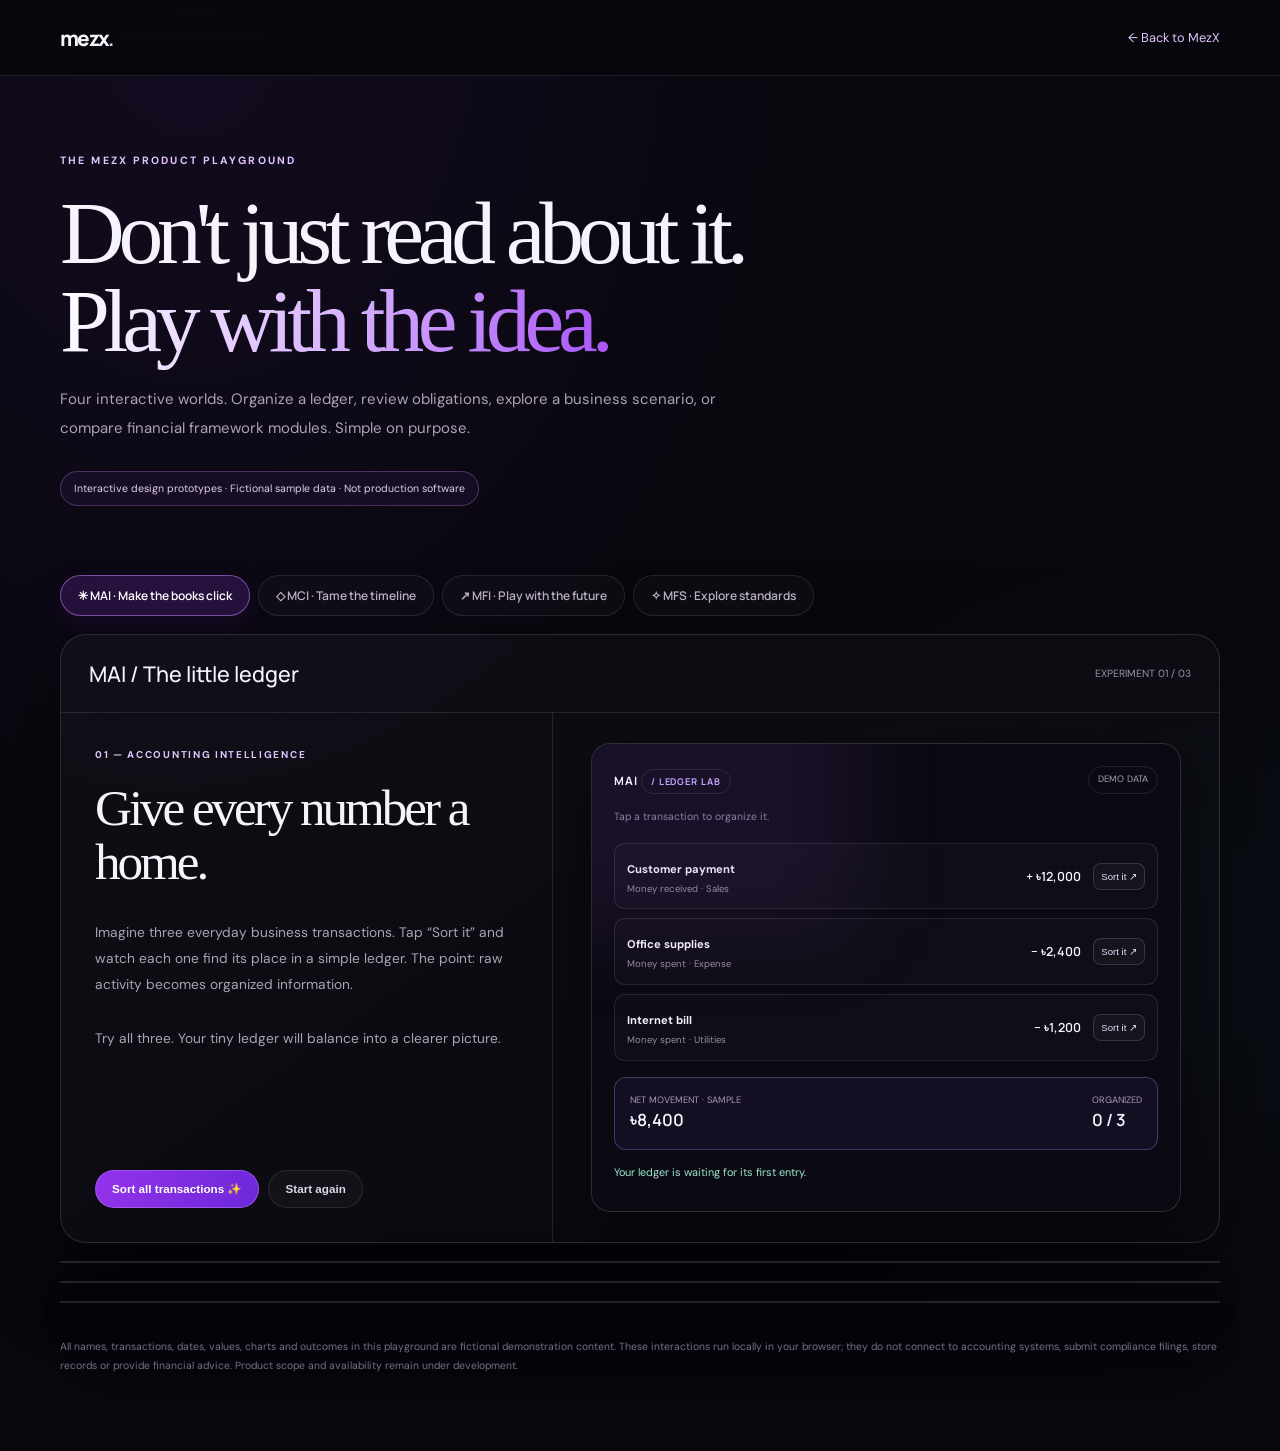
<file: prototype-lab.html>
<!doctype html>
<html lang="en"><head><meta charset="utf-8"><meta name="viewport" content="width=device-width,initial-scale=1"><meta name="theme-color" content="#08070d"><title>MezX — Product Playground</title><meta name="description" content="Explore playful, illustrative prototypes of the MezX product vision."><link rel="preconnect" href="https://fonts.googleapis.com"><link rel="preconnect" href="https://fonts.gstatic.com" crossorigin><link href="https://fonts.googleapis.com/css2?family=DM+Sans:wght@400;500;600;700&family=Manrope:wght@400;500;600;700;800&display=swap" rel="stylesheet"><style>
:root{--bg:#08070d;--panel:#12101b;--line:#ffffff19;--ink:#f7f3fc;--muted:#aaa2b5;--purple:#a855f7;--lilac:#e2c5ff;--mint:#9be7d1;--amber:#ffd28a}*{box-sizing:border-box}body{margin:0;background:radial-gradient(ellipse at 15% 0%,#51218a28,transparent 42%),radial-gradient(ellipse at 100% 65%,#143b4820,transparent 35%),var(--bg);color:var(--ink);font:15px/1.65 'DM Sans',sans-serif}a{color:inherit;text-decoration:none}.wrap{width:min(1160px,calc(100% - 40px));margin:auto}header{height:76px;border-bottom:1px solid var(--line);display:flex;align-items:center;position:sticky;top:0;background:#08070de8;backdrop-filter:blur(18px);z-index:10}.nav{display:flex;align-items:center;justify-content:space-between}.brand{font:800 1.3rem Manrope;letter-spacing:-.08em}.brand b{color:var(--lilac)}.back{color:var(--lilac);font-size:.8rem}.hero{padding:76px 0 35px}.eyebrow{font-size:.66rem;letter-spacing:.2em;color:var(--lilac);font-weight:700;text-transform:uppercase}.hero h1{font:400 clamp(3rem,7vw,6rem)/.98 Georgia,serif;letter-spacing:-.07em;max-width:900px;margin:20px 0}.hero p{color:var(--muted);max-width:680px;line-height:1.9}.disclaimer{display:inline-flex;border:1px solid #c084fc50;background:#a855f711;color:#dfd0ed;border-radius:999px;padding:8px 13px;font-size:.66rem;margin-top:14px}.tabs{display:flex;gap:8px;flex-wrap:wrap;margin:34px 0 18px}.tab{border:1px solid var(--line);background:#ffffff06;color:#b9afc5;border-radius:999px;padding:11px 17px;cursor:pointer;font:600 .75rem Manrope;transition:.25s}.tab.active,.tab:hover{background:#8b3bdc35;border-color:#c084fc8a;color:white;box-shadow:0 8px 26px #8b3bdc1c}.lab{border:1px solid #ffffff20;border-radius:26px;background:linear-gradient(145deg,#ffffff08,#ffffff02);overflow:hidden;box-shadow:0 30px 90px #0006}.lab-head{padding:24px 28px;border-bottom:1px solid var(--line);display:flex;justify-content:space-between;align-items:center;gap:14px}.lab-head h2{font:500 1.35rem Manrope;margin:0}.lab-head small{color:#9b91a7;font-size:.65rem}.lab-body{display:grid;grid-template-columns:.85fr 1.15fr;min-height:490px}.story{padding:34px;border-right:1px solid var(--line);display:flex;flex-direction:column}.step{color:var(--lilac);font-size:.62rem;letter-spacing:.17em;font-weight:700}.story h3{font:400 clamp(2rem,4vw,3.2rem)/1.05 Georgia,serif;letter-spacing:-.06em;margin:17px 0}.story p{color:var(--muted);font-size:.86rem;line-height:1.9}.actions{display:flex;gap:9px;flex-wrap:wrap;margin-top:auto;padding-top:26px}.btn{border:1px solid #c084fc70;background:linear-gradient(110deg,#9333ea,#6d28d9);color:white;border-radius:999px;padding:11px 16px;font-weight:700;font-size:.73rem;cursor:pointer;transition:.22s}.btn:hover{transform:translateY(-3px);box-shadow:0 12px 28px #7c3aed45}.btn.ghost{background:#ffffff08;border-color:var(--line);color:#ded5e8}.stage{padding:30px;display:grid;place-items:center;position:relative;overflow:hidden;background:radial-gradient(ellipse at center,#8b5cf612,transparent 68%)}.mock{width:100%;max-width:590px;border:1px solid #ffffff25;border-radius:19px;background:#0b0912;padding:22px;box-shadow:0 25px 65px #0008;position:relative;overflow:hidden}.mock:before{content:'';position:absolute;inset:-40% auto auto -20%;width:65%;height:80%;background:#9b5de91a;filter:blur(45px);pointer-events:none}.mocktop{display:flex;justify-content:space-between;align-items:center;position:relative}.mocktop b{font:700 .72rem Manrope;letter-spacing:.08em}.mocktop span{font-size:.58rem;color:#a99db7;border:1px solid var(--line);padding:5px 9px;border-radius:999px}.hint{font-size:.65rem;color:#8e849b;margin:14px 0 18px}.flow{display:grid;gap:10px;position:relative}.item{display:flex;align-items:center;justify-content:space-between;gap:12px;padding:13px;border:1px solid var(--line);border-radius:12px;background:#ffffff05;transition:.35s}.item b{font-size:.75rem}.item small{display:block;color:#958ba1;font-size:.62rem}.pill{font-size:.58rem;padding:5px 8px;border-radius:999px;background:#ffffff0b;color:#cfc4db;white-space:nowrap}.item.done{border-color:#80d9b277;background:#64c9a20d;transform:translateX(4px)}.item.done .pill{color:#aaf0d6;background:#398c6b25}.item button{border:1px solid #ffffff24;background:#ffffff08;color:#e8dafa;border-radius:8px;padding:7px 9px;font-size:.62rem;cursor:pointer}.item button:hover{background:#8b5cf633}.progress{height:7px;border-radius:99px;background:#ffffff12;overflow:hidden;margin:18px 0 8px}.progress i{display:block;width:0;height:100%;background:linear-gradient(90deg,#8b5cf6,#9be7d1);border-radius:99px;transition:width .7s cubic-bezier(.2,.8,.2,1)}.progress-label{display:flex;justify-content:space-between;color:#9c92a7;font-size:.6rem}.toast{min-height:25px;color:var(--mint);font-size:.68rem;margin-top:14px}.ledger{display:grid;gap:9px}.ledger-row{display:grid;grid-template-columns:1fr auto auto;gap:12px;align-items:center;border:1px solid var(--line);border-radius:11px;padding:12px;background:#ffffff05;transition:.4s}.ledger-row b{font-size:.7rem}.ledger-row small{display:block;color:#968ba1;font-size:.6rem}.amount{font:600 .78rem Manrope}.ledger-row button{border:1px solid #ffffff25;background:#ffffff08;border-radius:8px;padding:7px;color:#e8dafa;font-size:.6rem;cursor:pointer}.ledger-row.categorized{border-color:#a78bfa80;background:#8b5cf615}.ledger-foot{display:flex;justify-content:space-between;gap:10px;margin-top:16px;padding:15px;border:1px solid #a78bfa55;border-radius:12px;background:#8b5cf612}.ledger-foot small{display:block;color:#a79bb4;font-size:.58rem}.ledger-foot strong{font:600 1.05rem Manrope}.sliderbox{padding:16px;border:1px solid var(--line);border-radius:13px;background:#ffffff05;margin-top:13px}.sliderbox label{display:flex;justify-content:space-between;font-size:.67rem;color:#cfc4dc}.sliderbox input{width:100%;accent-color:#a855f7;margin:15px 0 3px}.scenario{display:grid;grid-template-columns:repeat(3,1fr);gap:9px;margin-top:16px}.scenario button{padding:11px 8px;border-radius:10px;border:1px solid var(--line);background:#ffffff06;color:#cfc4dc;font-size:.62rem;cursor:pointer}.scenario button.active{border-color:#c084fc;background:#8b5cf633;color:white}.chart{height:125px;display:flex;align-items:end;gap:9px;padding:12px;border:1px solid var(--line);border-radius:12px;background:repeating-linear-gradient(to bottom,transparent 0,transparent 29px,#ffffff0b 30px);margin-top:14px}.chart i{flex:1;height:var(--h);border-radius:5px 5px 1px 1px;background:linear-gradient(180deg,#c4a5ff,#7838c9);transition:height .6s cubic-bezier(.2,.8,.2,1)}.insight{border:1px solid #a78bfa50;background:#8b5cf612;border-radius:11px;padding:13px;margin-top:13px;color:#d8cbe7;font-size:.68rem;line-height:1.7}.footnote{color:#777083;font-size:.65rem;line-height:1.8;padding:25px 0 65px}.spark{position:absolute;width:7px;height:7px;border-radius:50%;background:#d8b4fe;box-shadow:0 0 18px #c084fc;animation:float 4s ease-in-out infinite}.spark.a{top:16%;left:13%}.spark.b{right:13%;bottom:18%;animation-delay:-2s}@keyframes float{50%{transform:translate(12px,-18px) scale(1.5);opacity:.5}}.panel{display:none}.panel.active{display:block;animation:arrive .55s cubic-bezier(.2,.8,.2,1)}@keyframes arrive{from{opacity:0;transform:translateY(15px) scale(.99)}to{opacity:1;transform:none}}@media(max-width:760px){.lab-body{grid-template-columns:1fr}.story{border-right:0;border-bottom:1px solid var(--line);padding:25px}.stage{padding:18px}.lab-head{padding:20px}.mock{padding:16px}.hero{padding-top:55px}.scenario{grid-template-columns:1fr 1fr 1fr}}@media(prefers-reduced-motion:reduce){*,*:before,*:after{animation:none!important;transition:none!important;scroll-behavior:auto!important}}
@media(max-width:620px){.mfs-config{grid-template-columns:1fr!important}.lab-head{gap:10px}.lab-body{grid-template-columns:1fr}.actions{flex-wrap:wrap}.actions .btn{flex:1 1 145px}.mock{min-width:0}.item{gap:8px}.item>div{min-width:0}.item small{overflow-wrap:anywhere}}
:focus-visible{outline:2px solid #e9d5ff;outline-offset:3px}
[hidden]{display:none!important}
</style></head><body><header><div class="wrap nav"><a class="brand" href="index.html">mezx<b>.</b></a><a class="back" href="index.html#products">← Back to MezX</a></div></header><main class="wrap"><section class="hero"><div class="eyebrow">THE MEZX PRODUCT PLAYGROUND</div><h1>Don't just read about it.<br><span style="background:linear-gradient(100deg,#fff,#d8b4fe,#a855f7);background-clip:text;color:transparent">Play with the idea.</span></h1><p>Four interactive worlds. Organize a ledger, review obligations, explore a business scenario, or compare financial framework modules. Simple on purpose.</p><div class="disclaimer">Interactive design prototypes · Fictional sample data · Not production software</div></section>
<div class="tabs" role="tablist"><button class="tab active" data-tab="mai" role="tab" aria-selected="true">✳ MAI · Make the books click</button><button class="tab" data-tab="mci" role="tab" aria-selected="false">◇ MCI · Tame the timeline</button><button class="tab" data-tab="mfi" role="tab" aria-selected="false">↗ MFI · Play with the future</button><button class="tab" data-tab="mfs" role="tab" aria-selected="false">✧ MFS · Explore standards</button></div>
<section class="lab"><div class="lab-head"><h2 id="labTitle">MAI / The little ledger</h2><small id="labCounter">EXPERIMENT 01 / 03</small></div><div class="panel active" id="panel-mai"><div class="lab-body"><div class="story"><span class="step">01 — ACCOUNTING INTELLIGENCE</span><h3>Give every number a home.</h3><p>Imagine three everyday business transactions. Tap “Sort it” and watch each one find its place in a simple ledger. The point: raw activity becomes organized information.</p><p>Try all three. Your tiny ledger will balance into a clearer picture.</p><div class="actions"><button class="btn" id="sortAll">Sort all transactions ✨</button><button class="btn ghost" id="resetMai">Start again</button></div></div><div class="stage"><i class="spark a"></i><i class="spark b"></i><div class="mock"><div class="mocktop"><b>MAI <span style="color:#c4a5ff">/ LEDGER LAB</span></b><span>DEMO DATA</span></div><div class="hint">Tap a transaction to organize it.</div><div class="ledger" id="ledger"><div class="ledger-row" data-id="0"><div><b>Customer payment</b><small>Money received · Sales</small></div><span class="amount">+ ৳12,000</span><button>Sort it ↗</button></div><div class="ledger-row" data-id="1"><div><b>Office supplies</b><small>Money spent · Expense</small></div><span class="amount">− ৳2,400</span><button>Sort it ↗</button></div><div class="ledger-row" data-id="2"><div><b>Internet bill</b><small>Money spent · Utilities</small></div><span class="amount">− ৳1,200</span><button>Sort it ↗</button></div></div><div class="ledger-foot"><div><small>NET MOVEMENT · SAMPLE</small><strong id="net">৳8,400</strong></div><div><small>ORGANIZED</small><strong id="organized">0 / 3</strong></div></div><div class="toast" id="maiToast" aria-live="polite">Your ledger is waiting for its first entry.</div></div></div></div></div></section>
<section class="lab" style="margin-top:18px"><div class="panel" id="panel-mci"><div class="lab-head"><h2>MCI / The calm control room</h2><small>EXPERIMENT 02 / 03</small></div><div class="lab-body"><div class="story"><span class="step">02 — COMPLIANCE INTELLIGENCE</span><h3>Turn “don't forget” into “all in view”.</h3><p>A small team has a few recurring obligations. Mark each item as reviewed and watch the progress ring fill. MCI's concept is visibility: what is due, what has evidence, and what still needs a human check.</p><p>This is an organizing concept, not legal or tax advice.</p><div class="actions"><button class="btn" id="reviewAll">Review the checklist ✓</button><button class="btn ghost" id="resetMci">Reset checklist</button></div></div><div class="stage"><i class="spark a"></i><div class="mock"><div class="mocktop"><b>MCI <span style="color:#9be7d1">/ CONTROL ROOM</span></b><span>ILLUSTRATIVE</span></div><div class="hint">A sample monthly close checklist · Tap to review</div><div class="flow" id="checklist"><div class="item" data-id="0"><div><b>Collect supporting invoices</b><small>Evidence · Finance</small></div><button>Mark reviewed</button></div><div class="item" data-id="1"><div><b>Check filing calendar</b><small>Deadline · Administration</small></div><button>Mark reviewed</button></div><div class="item" data-id="2"><div><b>Confirm approval record</b><small>Control · Management</small></div><button>Mark reviewed</button></div><div class="item" data-id="3"><div><b>Archive the review notes</b><small>Documentation · Finance</small></div><button>Mark reviewed</button></div></div><div class="progress"><i id="mciBar"></i></div><div class="progress-label"><span id="mciProgress">0 of 4 reviewed</span><span id="mciPct">0%</span></div><div class="toast" id="mciToast" aria-live="polite">One clear step at a time.</div></div></div></div></div></div></section>
<section class="lab" style="margin-top:18px"><div class="panel" id="panel-mfi"><div class="lab-head"><h2>MFI / The decision sandbox</h2><small>EXPERIMENT 03 / 03</small></div><div class="lab-body"><div class="story"><span class="step">03 — FINANCIAL INTELLIGENCE</span><h3>Change one thing. See the ripple.</h3><p>Explore a fictional business scenario. Adjust expected sales growth and choose a cost scenario. The visual model responds so you can see how assumptions influence a simplified outlook.</p><p>Real decisions need real data, clear assumptions and human judgment. This toy model is only for learning the idea.</p><div class="actions"><button class="btn ghost" id="resetMfi">Reset the sandbox</button></div></div><div class="stage"><i class="spark b"></i><div class="mock"><div class="mocktop"><b>MFI <span style="color:#ffd28a">/ WHAT-IF LAB</span></b><span>FICTIONAL MODEL</span></div><div class="hint">Explore a simple illustrative 3-period outlook.</div><div class="sliderbox"><label for="growth">Sales growth assumption <strong id="growthValue">+8%</strong></label><input id="growth" type="range" min="-10" max="25" value="8"></div><div class="scenario" id="scenario"><button data-cost="0.8">Costs ease</button><button class="active" data-cost="1">Costs steady</button><button data-cost="1.2">Costs rise</button></div><div class="chart" id="mfiChart"><i style="--h:40%"></i><i style="--h:53%"></i><i style="--h:67%"></i><i style="--h:75%"></i><i style="--h:86%"></i></div><div class="ledger-foot"><div><small>ILLUSTRATIVE OUTLOOK INDEX</small><strong id="outlook">108.0</strong></div><div><small>SCENARIO SIGNAL</small><strong id="signal">Steady</strong></div></div><div class="insight" id="mfiInsight">With these assumptions, the simplified outlook trends upward. Try changing sales growth or costs.</div></div></div></div></div></div></section>
<section class="lab" style="margin-top:18px"><div class="panel" id="panel-mfs"><div class="lab-head"><h2>MFS / The framework explorer</h2><small>EXPERIMENT 04 / 04</small></div><div class="lab-body"><div class="story"><span class="step">04 — FINANCIAL STANDARDS</span><h3>Choose the rulebook before checking the numbers.</h3><p>Select the framework families relevant to a fictional reporting task, then run a local preview. The prototype shows how a standards workspace could organize a review—not whether an entity is compliant.</p><p>Frameworks have different purposes and legal status. Applicability depends on jurisdiction, entity type, reporting period and professional interpretation.</p><div class="actions"><button class="btn" id="runMfs">Run review preview ✦</button><button class="btn ghost" id="resetMfs">Clear selection</button><button class="btn ghost" id="saveMfs">Save setup</button><button class="btn ghost" id="exportMfs">Export JSON</button></div></div><div class="stage"><i class="spark a"></i><div class="mock"><div class="mocktop"><b>MFS <span style="color:#ffd28a">/ FRAMEWORK DESK</span></b><span>CONCEPT PREVIEW</span></div><div class="hint">Choose relevant framework families and define the context for this fictional review.</div>
<div class="mfs-config" style="display:grid;grid-template-columns:1fr 1fr;gap:10px;margin:14px 0">
<label style="font-size:.72rem;color:#cfc5dc">Jurisdiction<select id="mfsJurisdiction" style="display:block;width:100%;margin-top:6px;padding:11px;border:1px solid #ffffff25;border-radius:10px;background:#171321;color:#fff"><option value="Bangladesh">Bangladesh</option><option value="International">International / cross-border</option><option value="United Kingdom">United Kingdom</option><option value="United States">United States</option><option value="European Union">European Union</option><option value="Other / to be configured">Other / to be configured</option></select></label>
<label style="font-size:.72rem;color:#cfc5dc">Reporting period<input id="mfsPeriod" type="text" value="FY 2026" maxlength="40" style="display:block;width:100%;margin-top:6px;padding:11px;border:1px solid #ffffff25;border-radius:10px;background:#171321;color:#fff"></label>
</div>
<label for="mfsSearch" style="display:block;font-size:.72rem;color:#cfc5dc;margin:8px 0">Find a framework</label><input id="mfsSearch" type="search" placeholder="Search IFRS, audit, tax, governance…" style="width:100%;padding:11px 13px;margin-bottom:12px;border:1px solid #ffffff25;border-radius:10px;background:#171321;color:#fff">
<div class="flow" id="mfsChecklist"><div class="item" data-mfs="ifrs"><div><b>IFRS</b><small>Financial reporting standards</small></div><button type="button">Add module</button></div><div class="item" data-mfs="gaap"><div><b>Local GAAP</b><small>Jurisdiction-specific accounting principles</small></div><button type="button">Add module</button></div><div class="item" data-mfs="issb"><div><b>IFRS S1 / S2 · ISSB</b><small>Sustainability and climate disclosures</small></div><button type="button">Add module</button></div><div class="item" data-mfs="isa"><div><b>ISA</b><small>International auditing standards</small></div><button type="button">Add module</button></div><div class="item" data-mfs="basel"><div><b>Basel framework</b><small>Banking prudential standards</small></div><button type="button">Add module</button></div><div class="item" data-mfs="fatf"><div><b>FATF Recommendations</b><small>AML / CFT framework</small></div><button type="button">Add module</button></div><div class="item" data-mfs="iosco"><div><b>IOSCO Principles</b><small>Securities market regulation</small></div><button type="button">Add module</button></div><div class="item" data-mfs="oecd"><div><b>G20 / OECD Principles</b><small>Corporate governance</small></div><button type="button">Add module</button></div><div class="item" data-mfs="regional"><div><b>Regional tax &amp; customs</b><small>Local tax, VAT / GST and customs rules</small></div><button type="button">Add module</button></div><div class="item" data-mfs="worldbank"><div><b>World Bank / UNCITRAL</b><small>Relevant legal, institutional and insolvency frameworks</small></div><button type="button">Add module</button></div></div><div class="ledger-foot"><div><small>MODULES SELECTED</small><strong id="mfsCount">0 / 10</strong></div><div><small>REVIEW STATE</small><strong id="mfsState">Not run</strong></div></div><div class="toast" id="mfsToast" aria-live="polite">Choose the modules that fit your example.</div></div></div></div></div></section>
<p class="footnote">All names, transactions, dates, values, charts and outcomes in this playground are fictional demonstration content. These interactions run locally in your browser; they do not connect to accounting systems, submit compliance filings, store records or provide financial advice. Product scope and availability remain under development.</p></main>
<script>
(()=>{const $=s=>document.querySelector(s),$$=s=>[...document.querySelectorAll(s)];let current='mai';const titles={mai:'MAI / The little ledger',mci:'MCI / The calm control room',mfi:'MFI / The decision sandbox',mfs:'MFS / The framework explorer'};function show(key){current=key;$$('.tab').forEach(b=>{let on=b.dataset.tab===key;b.classList.toggle('active',on);b.setAttribute('aria-selected',String(on))});$$('.panel').forEach(p=>p.classList.toggle('active',p.id==='panel-'+key));$('#labTitle').textContent=titles[key];$('#labCounter').textContent='EXPERIMENT '+({mai:'01',mci:'02',mfi:'03',mfs:'04'}[key])+' / 04'}$$('.tab').forEach(b=>b.addEventListener('click',()=>show(b.dataset.tab)));
function sort(id){const row=$('.ledger-row[data-id="'+id+'"]');if(row.classList.contains('categorized'))return;row.classList.add('categorized');row.querySelector('button').textContent='✓ Organized';$('#organized').textContent=$$('.ledger-row.categorized').length+' / 3';$('#maiToast').textContent=$$('.ledger-row.categorized').length===3?'Beautiful. Every sample transaction has a place.':'Nice. One more piece of the picture is organized.'}$$('.ledger-row button').forEach((b,i)=>b.addEventListener('click',()=>sort(i)));$('#sortAll').addEventListener('click',()=>[0,1,2].forEach((id,i)=>setTimeout(()=>sort(id),i*180)));$('#resetMai').addEventListener('click',()=>{$$('.ledger-row').forEach(r=>{r.classList.remove('categorized');r.querySelector('button').textContent='Sort it ↗'});$('#organized').textContent='0 / 3';$('#maiToast').textContent='Your ledger is waiting for its first entry.'});
function review(id){const row=$('.item[data-id="'+id+'"]');if(row.classList.contains('done'))return;row.classList.add('done');row.querySelector('button').textContent='✓ Reviewed';let n=$$('.item.done').length,p=n/4*100;$('#mciBar').style.width=p+'%';$('#mciProgress').textContent=n+' of 4 reviewed';$('#mciPct').textContent=p+'%';$('#mciToast').textContent=n===4?'All sample items reviewed. A calmer view, with the human still in control.':'Good progress. The remaining items stay visible.'}$$('.item button').forEach((b,i)=>b.addEventListener('click',()=>review(i)));$('#reviewAll').addEventListener('click',()=>[0,1,2,3].forEach((id,i)=>setTimeout(()=>review(id),i*170)));$('#resetMci').addEventListener('click',()=>{$$('.item').forEach(r=>{r.classList.remove('done');r.querySelector('button').textContent='Mark reviewed'});$('#mciBar').style.width='0%';$('#mciProgress').textContent='0 of 4 reviewed';$('#mciPct').textContent='0%';$('#mciToast').textContent='One clear step at a time.'});
let cost=1;function calc(){let growth=Number($('#growth').value),out=100*(1+growth/100)/cost;$('#growthValue').textContent=(growth>0?'+':'')+growth+'%';$('#outlook').textContent=out.toFixed(1);let heights=[36,44,55,65,75].map((v,i)=>Math.max(12,Math.min(96,v+(growth+10)*.85-(cost-1)*35+i*1.5)));$('#mfiChart').innerHTML=heights.map(h=>'<i style="--h:'+h+'%"></i>').join('');let signal=out>112?'Positive':out<94?'Pressure':'Steady';$('#signal').textContent=signal;$('#mfiInsight').textContent=cost>1.1?'Higher cost assumptions reduce the outlook, even when sales improve.':cost<.9?'Lower cost assumptions lift the simplified outlook. Check whether those savings are realistic.':growth<0?'A negative sales assumption softens the outlook. Explore what could change the direction.':'With these assumptions, the simplified outlook is relatively steady. Try changing one variable at a time.'}$('#growth').addEventListener('input',calc);$$('#scenario button').forEach(b=>b.addEventListener('click',()=>{cost=Number(b.dataset.cost);$$('#scenario button').forEach(x=>x.classList.toggle('active',x===b));calc()}));$('#resetMfi').addEventListener('click',()=>{cost=1;$('#growth').value=8;$$('#scenario button').forEach(b=>b.classList.toggle('active',b.dataset.cost==='1'));calc()});
const mfsRows=$$('#mfsChecklist .item');
function updateMfs(){const n=mfsRows.filter(r=>r.classList.contains('done')).length;$('#mfsCount').textContent=n+' / 10';return n}
function mfsPayload(){return {product:'MFS concept preview',jurisdiction:$('#mfsJurisdiction').value,reportingPeriod:$('#mfsPeriod').value.trim(),selectedFrameworks:mfsRows.filter(r=>r.classList.contains('done')).map(r=>({id:r.dataset.mfs,name:r.querySelector('b').textContent,scope:r.querySelector('small').textContent})),createdAt:new Date().toISOString(),notice:'Prototype configuration only. Not a compliance assessment or authoritative standards database.'}}
mfsRows.forEach(row=>row.querySelector('button').addEventListener('click',()=>{row.classList.toggle('done');row.querySelector('button').textContent=row.classList.contains('done')?'✓ Added':'Add module';updateMfs();$('#mfsState').textContent='Draft selection'}));
$('#mfsSearch').addEventListener('input',e=>{const q=e.target.value.trim().toLowerCase();mfsRows.forEach(r=>{r.hidden=!((r.textContent||'').toLowerCase().includes(q))})});
$('#runMfs').addEventListener('click',()=>{const n=updateMfs(),ctx=$('#mfsJurisdiction').value+' · '+($('#mfsPeriod').value.trim()||'Period not specified');$('#mfsState').textContent=n?'Preview ready':'No modules';$('#mfsToast').textContent=n?'Local preview prepared for '+n+' selected module(s) in '+ctx+'. This does not test compliance. Confirm authoritative versions, effective dates and local applicability with qualified professionals.':'Select at least one framework module to prepare a review preview.'});
$('#resetMfs').addEventListener('click',()=>{mfsRows.forEach(r=>{r.classList.remove('done');r.querySelector('button').textContent='Add module';r.hidden=false});$('#mfsSearch').value='';updateMfs();$('#mfsState').textContent='Not run';$('#mfsToast').textContent='Choose the modules that fit your example.'});
$('#saveMfs').addEventListener('click',()=>{try{localStorage.setItem('mezx-mfs-demo',JSON.stringify(mfsPayload()));$('#mfsState').textContent='Saved locally';$('#mfsToast').textContent='Your draft setup is saved in this browser on this device only.'}catch(e){$('#mfsToast').textContent='Local storage is unavailable in this browser session.'}});
$('#exportMfs').addEventListener('click',()=>{const blob=new Blob([JSON.stringify(mfsPayload(),null,2)],{type:'application/json'}),url=URL.createObjectURL(blob),a=document.createElement('a');a.href=url;a.download='mezx-mfs-demo-setup.json';a.click();URL.revokeObjectURL(url);$('#mfsToast').textContent='A JSON copy of this illustrative setup was prepared for export.'});
try{const saved=JSON.parse(localStorage.getItem('mezx-mfs-demo')||'null');if(saved){$('#mfsJurisdiction').value=saved.jurisdiction||'Bangladesh';$('#mfsPeriod').value=saved.reportingPeriod||'FY 2026';(saved.selectedFrameworks||[]).forEach(x=>{const r=mfsRows.find(r=>r.dataset.mfs===x.id);if(r){r.classList.add('done');r.querySelector('button').textContent='✓ Added'}});updateMfs();$('#mfsState').textContent='Restored draft'}}catch(e){}

calc();})();
</script></body></html>
</file>
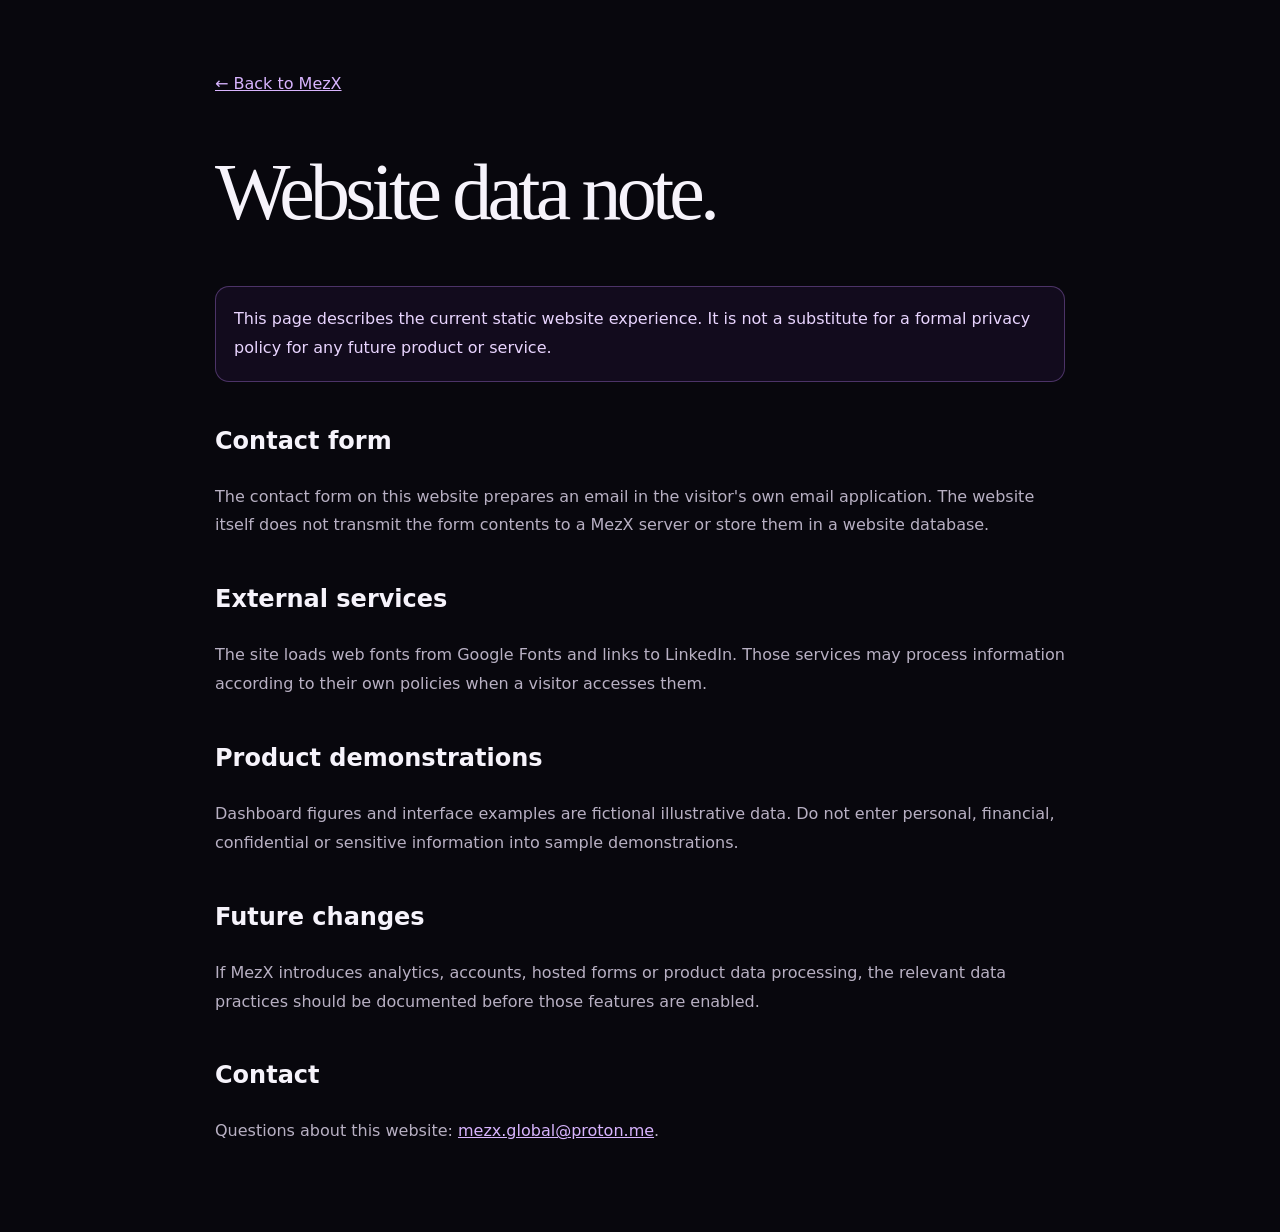
<file: website-data-note.html>
<!doctype html><html lang="en"><head><meta charset="utf-8"><meta name="viewport" content="width=device-width,initial-scale=1"><meta name="theme-color" content="#08070d"><title>Website data note | MezX</title><style>body{margin:0;background:#08070d;color:#f6f3fb;font:16px/1.8 system-ui,sans-serif}.wrap{max-width:850px;margin:auto;padding:70px 24px}h1{font:400 clamp(2.8rem,7vw,5rem)/1 Georgia;letter-spacing:-.06em}h2{margin-top:38px}p,li{color:#b8b0c3}a{color:#d8b4fe}.note{border:1px solid #c084fc55;background:#a855f711;border-radius:14px;padding:18px;color:#e9d5ff}</style></head><body><main class="wrap"><a href="index.html">← Back to MezX</a><h1>Website data note.</h1><p class="note">This page describes the current static website experience. It is not a substitute for a formal privacy policy for any future product or service.</p><h2>Contact form</h2><p>The contact form on this website prepares an email in the visitor's own email application. The website itself does not transmit the form contents to a MezX server or store them in a website database.</p><h2>External services</h2><p>The site loads web fonts from Google Fonts and links to LinkedIn. Those services may process information according to their own policies when a visitor accesses them.</p><h2>Product demonstrations</h2><p>Dashboard figures and interface examples are fictional illustrative data. Do not enter personal, financial, confidential or sensitive information into sample demonstrations.</p><h2>Future changes</h2><p>If MezX introduces analytics, accounts, hosted forms or product data processing, the relevant data practices should be documented before those features are enabled.</p><h2>Contact</h2><p>Questions about this website: <a href="mailto:mezx.global@proton.me">mezx.global@proton.me</a>.</p></main></body></html>
</file>
